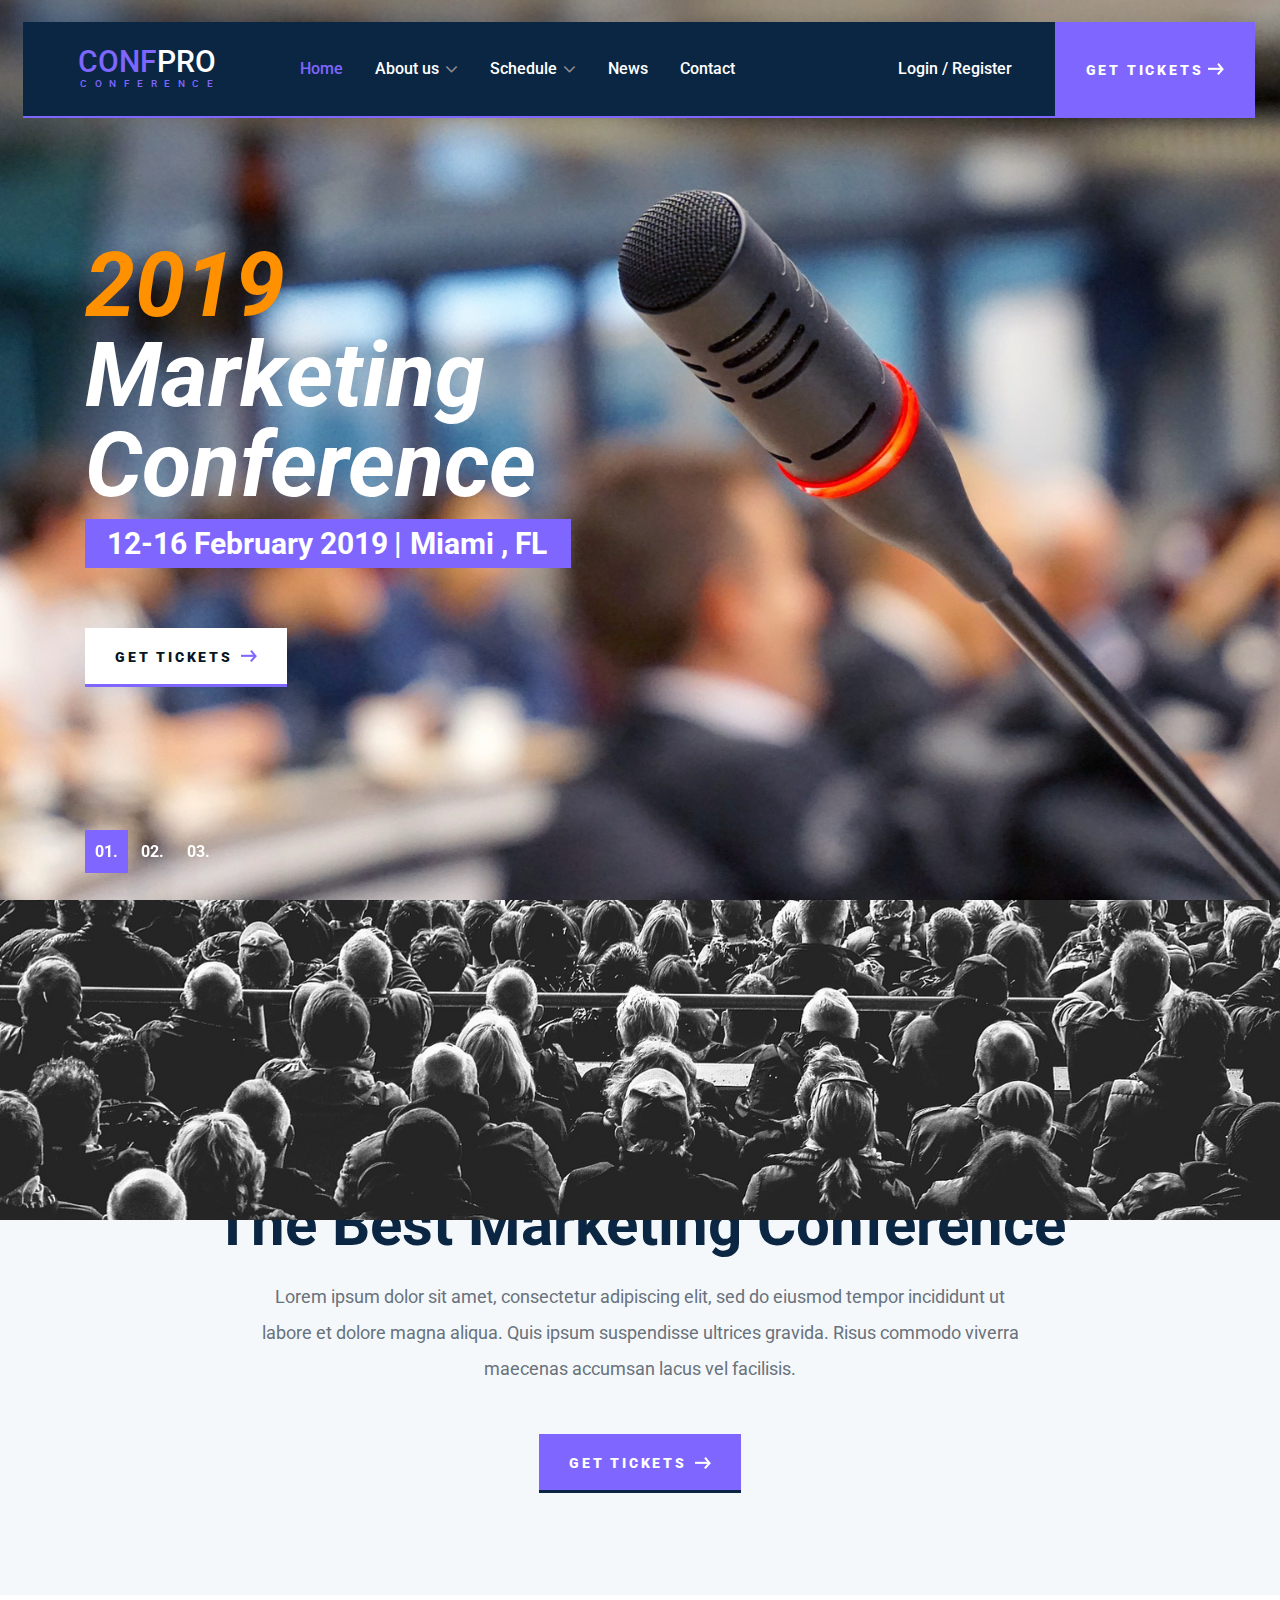
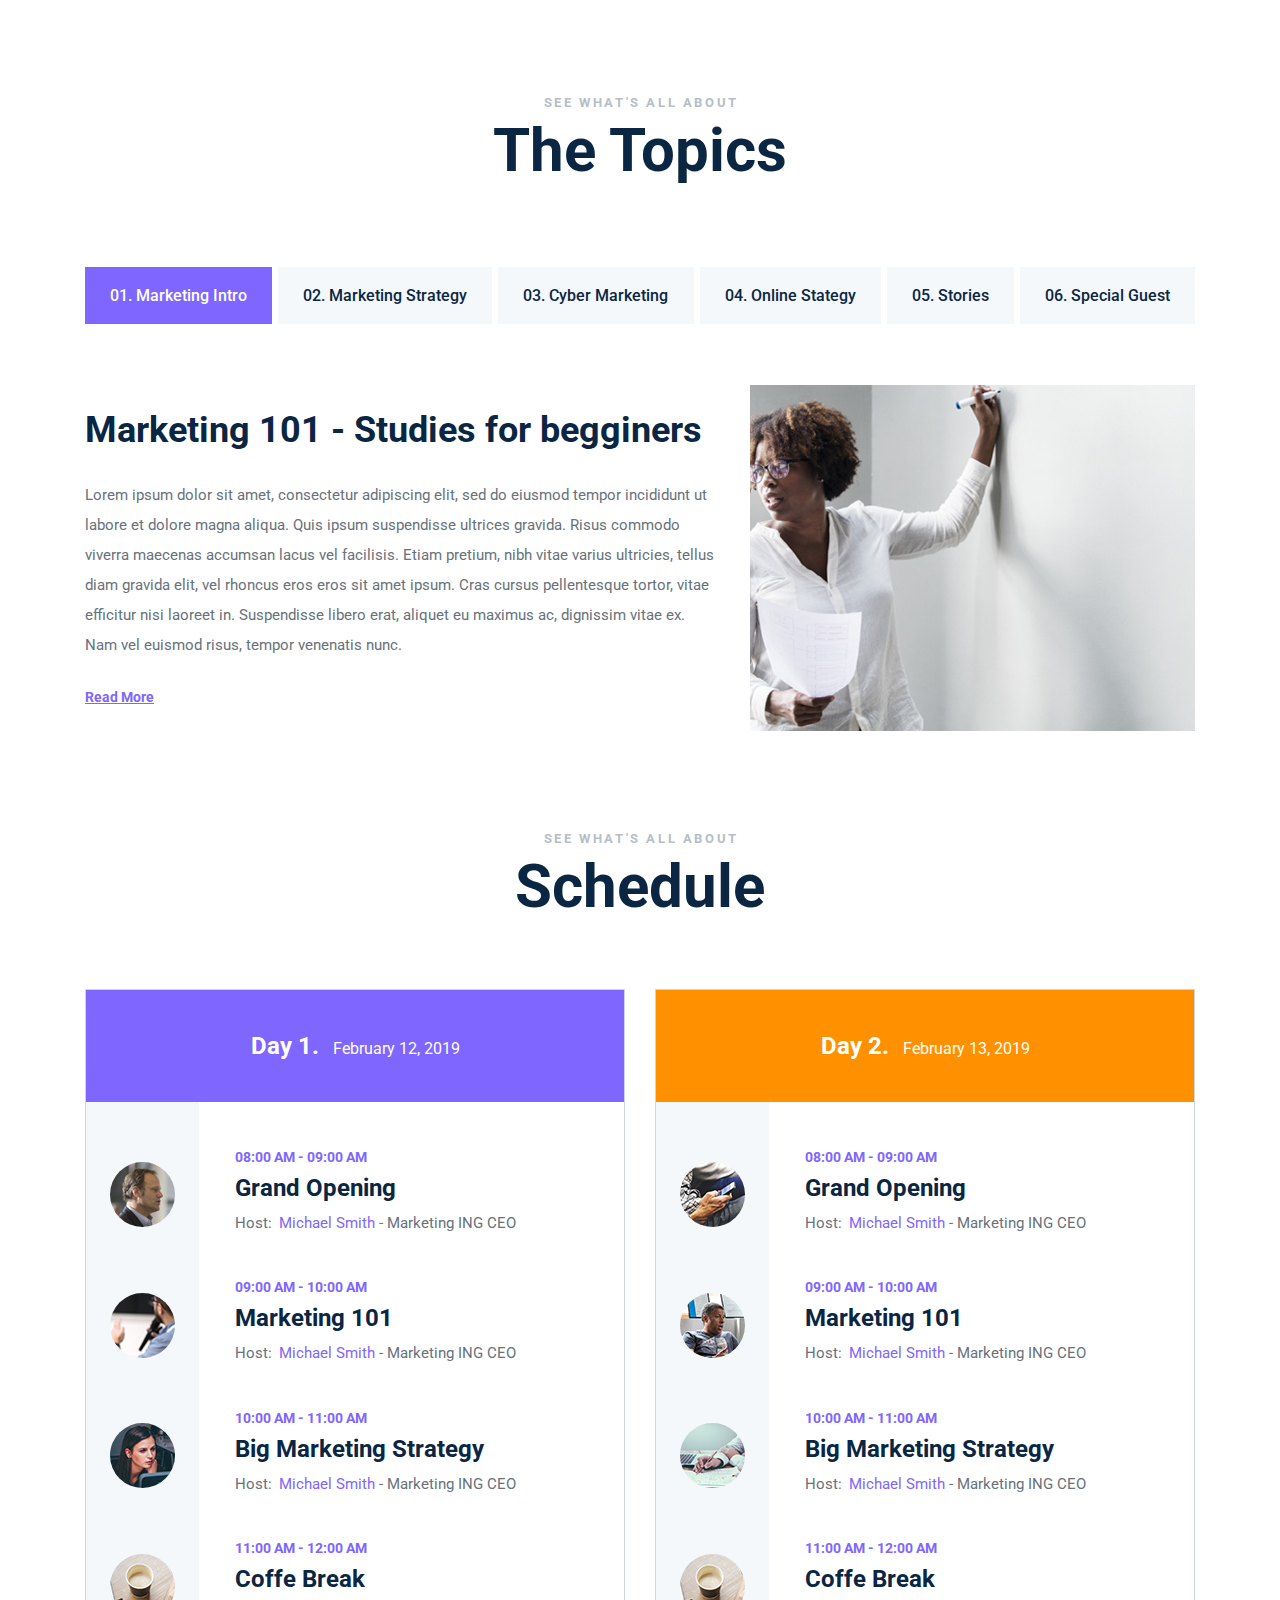
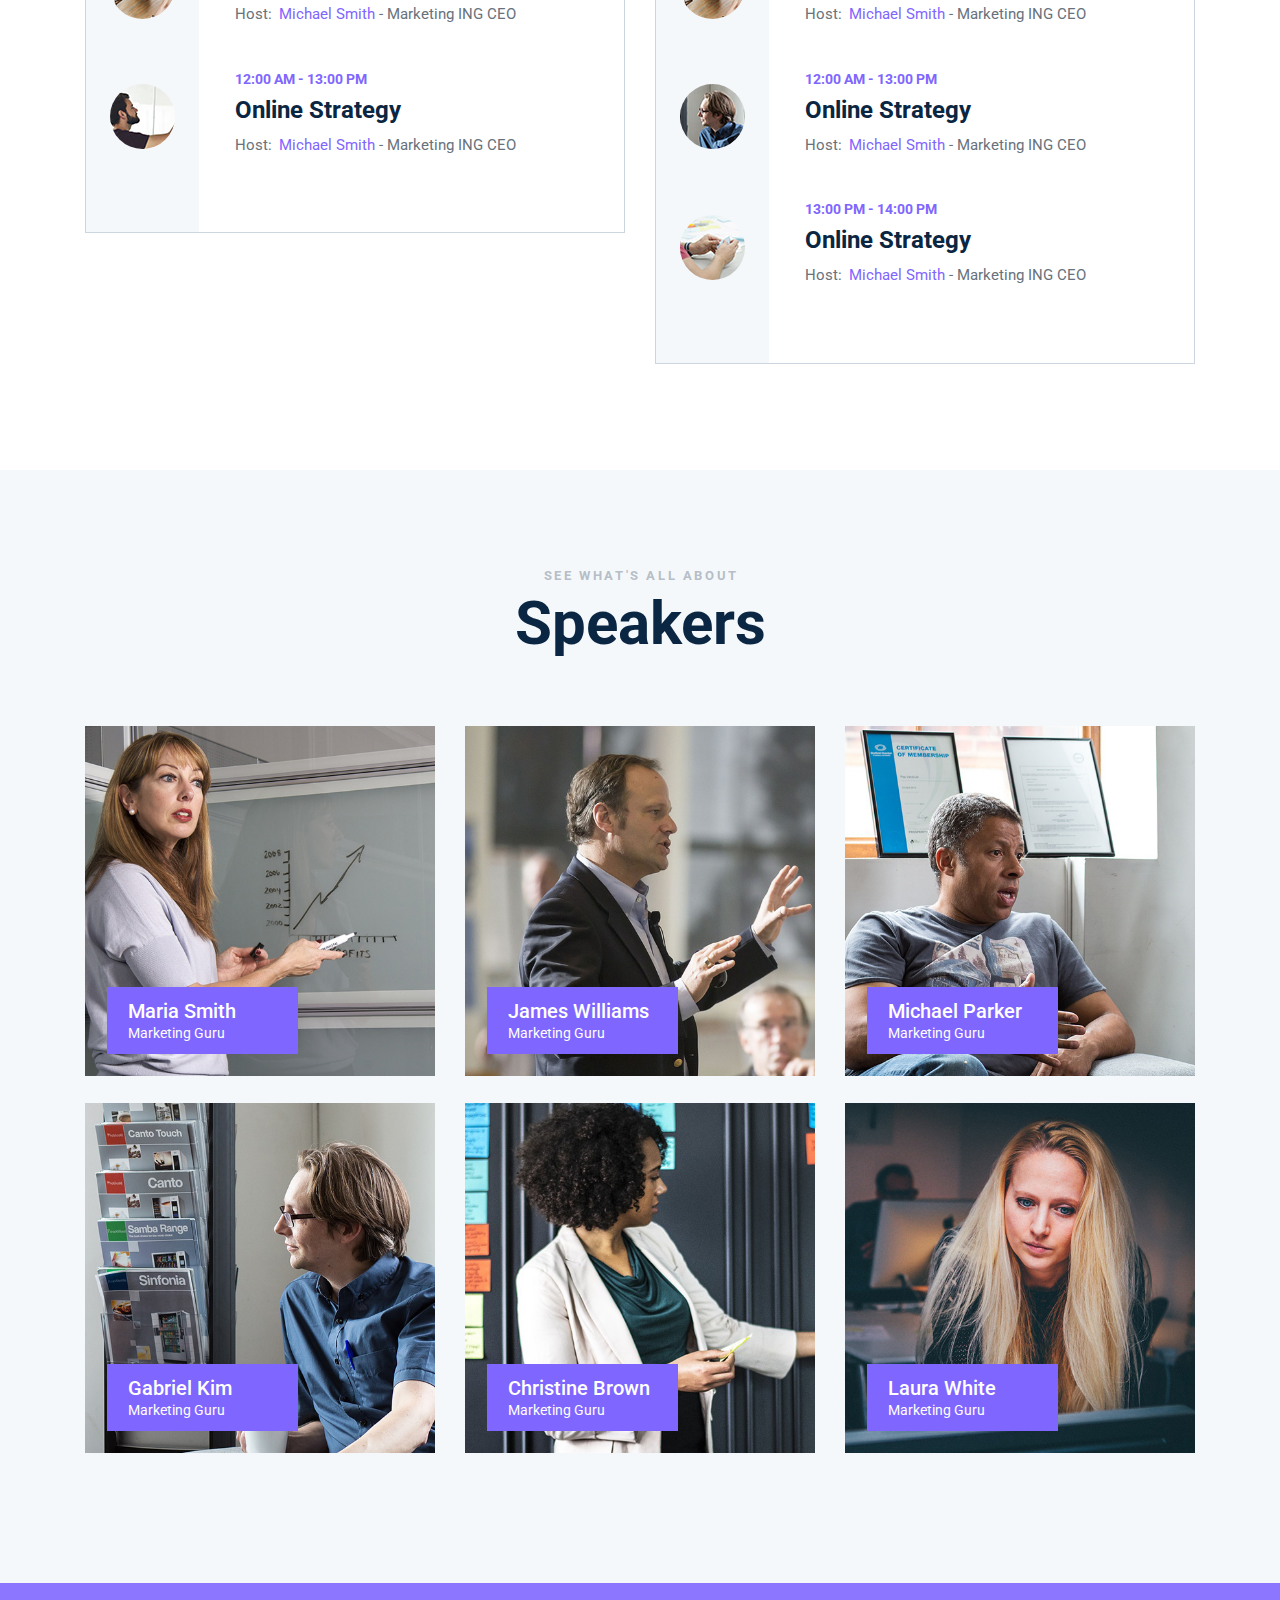
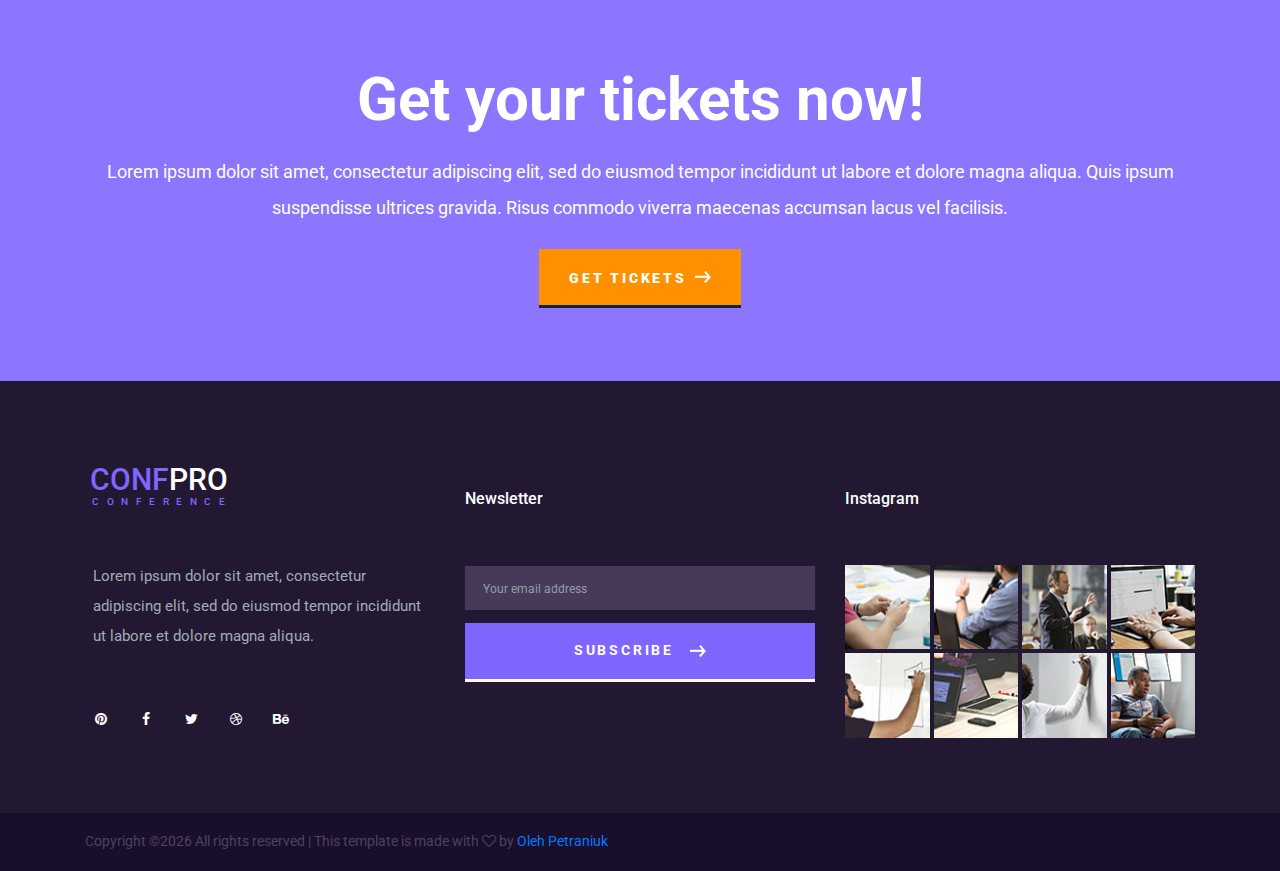
<file: index.html>
<!DOCTYPE html>
<html lang="en">
<head>
<title>Conference Template</title>
<meta charset="utf-8">
<meta http-equiv="X-UA-Compatible" content="IE=edge">
<meta name="description" content="Confpro template project">
<meta name="viewport" content="width=device-width, initial-scale=1">
<link rel="stylesheet" type="text/css" href="styles/bootstrap-4.1.2/bootstrap.min.css">
<link href="plugins/font-awesome-4.7.0/css/font-awesome.min.css" rel="stylesheet" type="text/css">
<link rel="stylesheet" type="text/css" href="plugins/OwlCarousel2-2.3.4/owl.carousel.css">
<link rel="stylesheet" type="text/css" href="plugins/OwlCarousel2-2.3.4/owl.theme.default.css">
<link rel="stylesheet" type="text/css" href="plugins/OwlCarousel2-2.3.4/animate.css">
<link href="plugins/colorbox/colorbox.css" rel="stylesheet" type="text/css">
<link rel="stylesheet" type="text/css" href="styles/main_styles.css">
<link rel="stylesheet" type="text/css" href="styles/responsive.css">

</head>
<body>

<div class="super_container">
	
	<!-- Header -->

	<header class="header">
		<div class="header_content d-flex flex-row align-items-center justify-content-start">
			
			<!-- Logo -->
			<div class="logo">
				<a href="#">
					<span>conf<span>pro</span></span>
					<span>conference</span>
				</a>
			</div>

			<!-- Main Navigation -->
			<nav class="main_nav">
				<ul class="d-flex flex-row align-items-center justify-content-start">
					<li class="active"><a href="index.html">Home</a></li>
					<li class="has_children">
						<a href="about.html">About us</a>
						<ul>
							<li><a href="#">Nav Item</a></li>
							<li class="has_children">
								<a href="#">Nav Item</a>
								<ul>
									<li><a href="#">Nav Item</a></li>
									<li><a href="#">Nav Item</a></li>
									<li><a href="#">Nav Item</a></li>
								</ul>
							</li>
							<li><a href="#">Nav Item</a></li>
							<li><a href="#">Nav Item</a></li>
							<li><a href="#">Nav Item</a></li>
						</ul>
					</li>
					<li class="has_children">
						<a href="schedule.html">Schedule</a>
						<ul>
							<li><a href="#">Nav Item</a></li>
							<li class="has_children">
								<a href="#">Nav Item</a>
								<ul>
									<li><a href="#">Nav Item</a></li>
									<li><a href="#">Nav Item</a></li>
									<li><a href="#">Nav Item</a></li>
								</ul>
							</li>
							<li><a href="#">Nav Item</a></li>
							<li><a href="#">Nav Item</a></li>
							<li><a href="#">Nav Item</a></li>
						</ul>
					</li>
					<li><a href="blog.html">News</a></li>
					<li><a href="contact.html">Contact</a></li>
				</ul>
			</nav>

			<div class="header_right ml-auto d-flex flex-row align-items-center justify-content-start">
				<div class="log_reg">
					<ul class="d-flex flex-row align-items-start justify-content-start">
						<li><a href="#">Login</a></li>
						<li><a href="#">Register</a></li>
					</ul>
				</div>
				<div class="social">
					<ul class="d-flex flex-row align-items-center justify-content-start">
						<li><a href="#"><i class="fa fa-pinterest" aria-hidden="true"></i></a></li>
						<li><a href="#"><i class="fa fa-facebook" aria-hidden="true"></i></a></li>
						<li><a href="#"><i class="fa fa-twitter" aria-hidden="true"></i></a></li>
						<li><a href="#"><i class="fa fa-dribbble" aria-hidden="true"></i></a></li>
						<li><a href="#"><i class="fa fa-behance" aria-hidden="true"></i></a></li>
					</ul>
				</div>
				<div class="header_link">
					<a href="#">
						<span>get tickets<img src="images/arrow.png" alt=""></span>
					</a>
				</div>
				<div class="hamburger"><i class="fa fa-bars" aria-hidden="true"></i></div>
			</div>
		</div>
    </header>

    <!-- Menu -->

	<div class="menu">
		<div class="menu_container">
			<div class="menu_close"><i class="fa fa-times" aria-hidden="true"></i></div>
			<div class="menu_content d-flex flex-column align-items-center justify-content-start">
				<nav class="menu_nav">
					<ul class="d-flex flex-column align-items-center justify-content-start">
						<li><a href="index.html">Home</a></li>
						<li><a href="about.html">About us</a></li>
						<li><a href="schedule.html">Schedule</a></li>
						<li><a href="blog.html">News</a></li>
						<li><a href="contact.html">Contact</a></li>
					</ul>
				</nav>
			</div>
			<div class="menu_social">
				<div class="social">
					<ul class="d-flex flex-row align-items-center justify-content-start">
						<li><a href="#"><i class="fa fa-pinterest" aria-hidden="true"></i></a></li>
						<li><a href="#"><i class="fa fa-facebook" aria-hidden="true"></i></a></li>
						<li><a href="#"><i class="fa fa-twitter" aria-hidden="true"></i></a></li>
						<li><a href="#"><i class="fa fa-dribbble" aria-hidden="true"></i></a></li>
						<li><a href="#"><i class="fa fa-behance" aria-hidden="true"></i></a></li>
					</ul>
				</div>
			</div>
		</div>
    </div>
    
    <!-- Home -->

	<div class="home">
		
		<!-- Home Slider -->
		<div class="home_slider_container">
			<div class="owl-carousel owl-theme home_slider">
				
				<!-- Slide -->
				<div class="slide">
					<div class="background_image" style="background-image:url(images/index.jpg)"></div>
					<div class="home_container">
						<div class="container">
							<div class="row">
								<div class="col">
									<div class="home_content">
										<div class="home_title">
											<h1>
												<span>2019</span>
												<span>Marketing</span>
												<span>Conference</span>
											</h1>
										</div>
										<div class="home_info_container">
											<div class="home_info">
												<ul class="d-flex flex-row align-items-center justify-content-start">
													<li>12-16 February 2019</li>
													<li>Miami , FL</li>
												</ul>
											</div>
										</div>
										<div class="button button_1 home_button"><a href="#"><span>get tickets<img src="images/arrow_2.png" alt=""></span></a></div>
									</div>
								</div>
							</div>
						</div>
					</div>
				</div>

				<!-- Slide -->
				<div class="slide">
					<div class="background_image" style="background-image:url(images/index.jpg)"></div>
					<div class="home_container">
						<div class="container">
							<div class="row">
								<div class="col">
									<div class="home_content">
										<div class="home_title">
											<h1>
												<span>2019</span>
												<span>Marketing</span>
												<span>Conference</span>
											</h1>
										</div>
										<div class="home_info_container">
											<div class="home_info">
												<ul class="d-flex flex-row align-items-center justify-content-start">
													<li>12-16 February 2019</li>
													<li>Miami , FL</li>
												</ul>
											</div>
										</div>
										<div class="button button_1 home_button"><a href="#"><span>get tickets<img src="images/arrow_2.png" alt=""></span></a></div>
									</div>
								</div>
							</div>
						</div>
					</div>
				</div>

				<!-- Slide -->
				<div class="slide">
					<div class="background_image" style="background-image:url(images/index.jpg)"></div>
					<div class="home_container">
						<div class="container">
							<div class="row">
								<div class="col">
									<div class="home_content">
										<div class="home_title">
											<h1>
												<span>2019</span>
												<span>Marketing</span>
												<span>Conference</span>
											</h1>
										</div>
										<div class="home_info_container">
											<div class="home_info">
												<ul class="d-flex flex-row align-items-center justify-content-start">
													<li>12-16 February 2019</li>
													<li>Miami , FL</li>
												</ul>
											</div>
										</div>
										<div class="button button_1 home_button"><a href="#"><span>get tickets<img src="images/arrow_2.png" alt=""></span></a></div>
									</div>
								</div>
							</div>
						</div>
					</div>
				</div>

			</div>

			<!-- Home Slider Dots -->
			<div class="home_slider_dots_container">
				<div class="container">
					<div class="row">
						<div class="col">
							<div class="home_slider_dots">
								<ul id="home_slider_custom_dots" class="home_slider_custom_dots d-flex flex-row align-items-start justify-content-start">
									<li class="home_slider_custom_dot active">01.</li>
									<li class="home_slider_custom_dot">02.</li>
									<li class="home_slider_custom_dot">03.</li>
								</ul>
							</div>
						</div>
					</div>
				</div>		
			</div>

		</div>
    </div>
    
    <!-- Timer -->

	<div class="timer_section">
		<div class="parallax_background parallax-window" data-parallax="scroll" data-image-src="images/timer.jpg" data-speed="0.8"></div>
		<div class="timer_overlay"></div>
		<div class="container">
			<div class="row">
				<div class="col">
					<div class="timer_container">
						<ul class="timer d-flex flex-row align-items-center justify-content-start">
							<li class="d-flex flex-column justify-content-start align-items-center">
								<div id="day" class="timer_num">3</div>
								<div class="timer_unit">Days</div>
							</li>
							<li class="d-flex flex-column justify-content-start align-items-center">
								<div id="hour" class="timer_num">00</div>
								<div class="timer_unit">Hours</div>
							</li>
							<li class="d-flex flex-column justify-content-start align-items-center">
								<div id="minute" class="timer_num">00</div>
								<div class="timer_unit">Minutes</div>
							</li>
							<li class="d-flex flex-column justify-content-start align-items-center">
								<div id="second" class="timer_num">00</div>
								<div class="timer_unit">Seconds</div>
							</li>
						</ul>
					</div>
				</div>
			</div>
		</div>
    </div>
    
    <!-- Intro -->

	<div class="intro">
		<div class="container">
			<div class="row">
				<div class="col text-center">
					<div class="section_title_container text-center">
						<div class="section_title"><h1>The Best Marketing Conference</h1></div>
					</div>
					<div class="intro_text text-center">
						<p>Lorem ipsum dolor sit amet, consectetur adipiscing elit, sed do eiusmod tempor incididunt ut labore et dolore magna aliqua. Quis ipsum suspendisse ultrices gravida. Risus commodo viverra maecenas accumsan lacus vel facilisis.</p>
					</div>
					<div class="button button_2 intro_button"><a href="#"><span>get tickets<img src="images/arrow.png" alt=""></span></a></div>
				</div>
			</div>
		</div>
    </div>
    
    <!-- Tabs Section -->

	<div class="tabs_section">
		<div class="container">
			<div class="row">
				<div class="col">
					<div class="section_title_container text-center">
						<div class="section_subtitle">see what's all about</div>
						<div class="section_title"><h1>The Topics</h1></div>
					</div>
					<div class="tabs_container">
						<div class="tabs d-flex flex-row align-items-center justify-content-start flex-wrap">
							<div class="tab active">01. Marketing Intro</div>
							<div class="tab">02. Marketing Strategy</div>
							<div class="tab">03. Cyber Marketing</div>
							<div class="tab">04. Online Stategy</div>
							<div class="tab">05. Stories</div>
							<div class="tab">06. Special Guest</div>
						</div>
						<div class="tab_panels">
							<div class="tab_panel active">
								<div class="row">
									<div class="col-lg-7">
										<div class="tab_panel_content">
											<div class="tab_title"><h3>Marketing 101 - Studies for begginers</h3></div>
											<div class="tab_text">
												<p>Lorem ipsum dolor sit amet, consectetur adipiscing elit, sed do eiusmod tempor incididunt ut labore et dolore magna aliqua. Quis ipsum suspendisse ultrices gravida. Risus commodo viverra maecenas accumsan lacus vel facilisis. Etiam pretium, nibh vitae varius ultricies, tellus diam gravida elit, vel rhoncus eros eros sit amet ipsum. Cras cursus pellentesque tortor, vitae efficitur nisi laoreet in. Suspendisse libero erat, aliquet eu maximus ac, dignissim vitae ex. Nam vel euismod risus, tempor venenatis nunc.</p>
											</div>
											<div class="tab_link"><a href="#">Read More</a></div>
										</div>
									</div>
									<div class="col-lg-5 tab_col">
										<div class="tab_panel_image"><img src="images/tabs.jpg" alt=""></div>
									</div>
								</div>
							</div>
							<div class="tab_panel">
								<div class="row">
									<div class="col-lg-6">
										<div class="tab_panel_content">
											<div class="tab_title"><h3>02. Marketing Strategy</h3></div>
											<div class="tab_text">
												<p>Lorem ipsum dolor sit amet, consectetur adipiscing elit, sed do eiusmod tempor incididunt ut labore et dolore magna aliqua. Quis ipsum suspendisse ultrices gravida. Risus commodo viverra maecenas accumsan lacus vel facilisis. Etiam pretium, nibh vitae varius ultricies, tellus diam gravida elit, vel rhoncus eros eros sit amet ipsum. Cras cursus pellentesque tortor, vitae efficitur nisi laoreet in. Suspendisse libero erat, aliquet eu maximus ac, dignissim vitae ex. Nam vel euismod risus, tempor venenatis nunc.</p>
											</div>
											<div class="tab_link"><a href="#">Read More</a></div>
										</div>
									</div>
									<div class="col-lg-6 tab_col">
										<div class="tab_panel_image"><img src="images/tabs.jpg" alt=""></div>
									</div>
								</div>
							</div>
							<div class="tab_panel">
								<div class="row">
									<div class="col-lg-7">
										<div class="tab_panel_content">
											<div class="tab_title"><h3>03. Cyber Marketing</h3></div>
											<div class="tab_text">
												<p>Lorem ipsum dolor sit amet, consectetur adipiscing elit, sed do eiusmod tempor incididunt ut labore et dolore magna aliqua. Quis ipsum suspendisse ultrices gravida. Risus commodo viverra maecenas accumsan lacus vel facilisis. Etiam pretium, nibh vitae varius ultricies, tellus diam gravida elit, vel rhoncus eros eros sit amet ipsum. Cras cursus pellentesque tortor, vitae efficitur nisi laoreet in. Suspendisse libero erat, aliquet eu maximus ac, dignissim vitae ex. Nam vel euismod risus, tempor venenatis nunc.</p>
											</div>
											<div class="tab_link"><a href="#">Read More</a></div>
										</div>
									</div>
									<div class="col-lg-5 tab_col">
										<div class="tab_panel_image"><img src="images/tabs.jpg" alt=""></div>
									</div>
								</div>
							</div>
							<div class="tab_panel">
								<div class="row">
									<div class="col">
										<div class="tab_panel_content">
											<div class="tab_title"><h3>04. Online Stategy</h3></div>
											<div class="tab_text">
												<p>Lorem ipsum dolor sit amet, consectetur adipiscing elit, sed do eiusmod tempor incididunt ut labore et dolore magna aliqua. Quis ipsum suspendisse ultrices gravida. Risus commodo viverra maecenas accumsan lacus vel facilisis. Etiam pretium, nibh vitae varius ultricies, tellus diam gravida elit, vel rhoncus eros eros sit amet ipsum. Cras cursus pellentesque tortor, vitae efficitur nisi laoreet in. Suspendisse libero erat, aliquet eu maximus ac, dignissim vitae ex. Nam vel euismod risus, tempor venenatis nunc.</p>
											</div>
											<div class="tab_link"><a href="#">Read More</a></div>
										</div>
									</div>
								</div>
							</div>
							<div class="tab_panel">
								<div class="row">
									<div class="col">
										<div class="tab_panel_content">
											<div class="tab_title"><h3>05. Stories</h3></div>
											<div class="tab_text">
												<p>Lorem ipsum dolor sit amet, consectetur adipiscing elit, sed do eiusmod tempor incididunt ut labore et dolore magna aliqua. Quis ipsum suspendisse ultrices gravida. Risus commodo viverra maecenas accumsan lacus vel facilisis. Etiam pretium, nibh vitae varius ultricies, tellus diam gravida elit, vel rhoncus eros eros sit amet ipsum. Cras cursus pellentesque tortor, vitae efficitur nisi laoreet in. Suspendisse libero erat, aliquet eu maximus ac, dignissim vitae ex. Nam vel euismod risus, tempor venenatis nunc.</p>
											</div>
											<div class="tab_link"><a href="#">Read More</a></div>
										</div>
									</div>
								</div>
							</div>
							<div class="tab_panel">
								<div class="row">
									<div class="col">
										<div class="tab_panel_content">
											<div class="tab_title"><h3>06. Special Guest</h3></div>
											<div class="tab_text">
												<p>Lorem ipsum dolor sit amet, consectetur adipiscing elit, sed do eiusmod tempor incididunt ut labore et dolore magna aliqua. Quis ipsum suspendisse ultrices gravida. Risus commodo viverra maecenas accumsan lacus vel facilisis. Etiam pretium, nibh vitae varius ultricies, tellus diam gravida elit, vel rhoncus eros eros sit amet ipsum. Cras cursus pellentesque tortor, vitae efficitur nisi laoreet in. Suspendisse libero erat, aliquet eu maximus ac, dignissim vitae ex. Nam vel euismod risus, tempor venenatis nunc.</p>
											</div>
											<div class="tab_link"><a href="#">Read More</a></div>
										</div>
									</div>
								</div>
							</div>
						</div>
					</div>
				</div>
			</div>
		</div>
    </div>
    
    <!-- Schedule -->

	<div class="schedule">
		<div class="container">
			<div class="row">
				<div class="col">
					<div class="section_title_container text-center">
						<div class="section_subtitle">see what's all about</div>
						<div class="section_title"><h1>Schedule</h1></div>
					</div>
				</div>
			</div>
			<div class="row schedule_row">

				<!-- Schedule Column -->
				<div class="col-lg-6 schedule_col">
					<div class="schedule_container">
						<div class="schedule_title_bar schedule_title_bar_1 text-center">Day 1. <span>February 12, 2019</span></div>
						<div class="schedule_list">
							<ul>
								<li class="d-flex flex-row align-items-center justify-content-start">
									<div class="schedule_image"><img src="images/schedule_1.jpg" alt=""></div>
									<div class="schedule_content">
										<div class="schedule_time">08:00 AM - 09:00 AM</div>
										<div class="schedule_title">Grand Opening</div>
										<div class="schedule_info">Host: <a href="#">Michael Smith</a> - Marketing ING CEO</div>
									</div>
								</li>
								<li class="d-flex flex-row align-items-center justify-content-start">
									<div class="schedule_image"><img src="images/schedule_2.jpg" alt=""></div>
									<div class="schedule_content">
										<div class="schedule_time">09:00 AM - 10:00 AM</div>
										<div class="schedule_title">Marketing 101</div>
										<div class="schedule_info">Host: <a href="#">Michael Smith</a> - Marketing ING CEO</div>
									</div>
								</li>
								<li class="d-flex flex-row align-items-center justify-content-start">
									<div class="schedule_image"><img src="images/schedule_3.jpg" alt=""></div>
									<div class="schedule_content">
										<div class="schedule_time">10:00 AM - 11:00 AM</div>
										<div class="schedule_title">Big Marketing Strategy</div>
										<div class="schedule_info">Host: <a href="#">Michael Smith</a> - Marketing ING CEO</div>
									</div>
								</li>
								<li class="d-flex flex-row align-items-center justify-content-start">
									<div class="schedule_image"><img src="images/schedule_4.jpg" alt=""></div>
									<div class="schedule_content">
										<div class="schedule_time">11:00 AM - 12:00 AM</div>
										<div class="schedule_title">Coffe Break</div>
										<div class="schedule_info">Host: <a href="#">Michael Smith</a> - Marketing ING CEO</div>
									</div>
								</li>
								<li class="d-flex flex-row align-items-center justify-content-start">
									<div class="schedule_image"><img src="images/schedule_5.jpg" alt=""></div>
									<div class="schedule_content">
										<div class="schedule_time">12:00 AM - 13:00 PM</div>
										<div class="schedule_title">Online Strategy</div>
										<div class="schedule_info">Host: <a href="#">Michael Smith</a> - Marketing ING CEO</div>
									</div>
								</li>
							</ul>
						</div>
					</div>
				</div>

				<!-- Schedule Column -->
				<div class="col-lg-6 schedule_col">
					<div class="schedule_container">
						<div class="schedule_title_bar schedule_title_bar_2 text-center">Day 2. <span>February 13, 2019</span></div>
						<div class="schedule_list">
							<ul>
								<li class="d-flex flex-row align-items-center justify-content-start">
									<div class="schedule_image"><img src="images/schedule_6.jpg" alt=""></div>
									<div class="schedule_content">
										<div class="schedule_time">08:00 AM - 09:00 AM</div>
										<div class="schedule_title">Grand Opening</div>
										<div class="schedule_info">Host: <a href="#">Michael Smith</a> - Marketing ING CEO</div>
									</div>
								</li>
								<li class="d-flex flex-row align-items-center justify-content-start">
									<div class="schedule_image"><img src="images/schedule_7.jpg" alt=""></div>
									<div class="schedule_content">
										<div class="schedule_time">09:00 AM - 10:00 AM</div>
										<div class="schedule_title">Marketing 101</div>
										<div class="schedule_info">Host: <a href="#">Michael Smith</a> - Marketing ING CEO</div>
									</div>
								</li>
								<li class="d-flex flex-row align-items-center justify-content-start">
									<div class="schedule_image"><img src="images/schedule_8.jpg" alt=""></div>
									<div class="schedule_content">
										<div class="schedule_time">10:00 AM - 11:00 AM</div>
										<div class="schedule_title">Big Marketing Strategy</div>
										<div class="schedule_info">Host: <a href="#">Michael Smith</a> - Marketing ING CEO</div>
									</div>
								</li>
								<li class="d-flex flex-row align-items-center justify-content-start">
									<div class="schedule_image"><img src="images/schedule_9.jpg" alt=""></div>
									<div class="schedule_content">
										<div class="schedule_time">11:00 AM - 12:00 AM</div>
										<div class="schedule_title">Coffe Break</div>
										<div class="schedule_info">Host: <a href="#">Michael Smith</a> - Marketing ING CEO</div>
									</div>
								</li>
								<li class="d-flex flex-row align-items-center justify-content-start">
									<div class="schedule_image"><img src="images/schedule_10.jpg" alt=""></div>
									<div class="schedule_content">
										<div class="schedule_time">12:00 AM - 13:00 PM</div>
										<div class="schedule_title">Online Strategy</div>
										<div class="schedule_info">Host: <a href="#">Michael Smith</a> - Marketing ING CEO</div>
									</div>
								</li>
								<li class="d-flex flex-row align-items-center justify-content-start">
									<div class="schedule_image"><img src="images/schedule_11.jpg" alt=""></div>
									<div class="schedule_content">
										<div class="schedule_time">13:00 PM - 14:00 PM</div>
										<div class="schedule_title">Online Strategy</div>
										<div class="schedule_info">Host: <a href="#">Michael Smith</a> - Marketing ING CEO</div>
									</div>
								</li>
							</ul>
						</div>
					</div>
				</div>

			</div>
		</div>
    </div>
    
    <!-- Speakers -->
	<div class="speakers">
		<div class="container">
			<div class="row">
				<div class="col">
					<div class="section_title_container text-center">
						<div class="section_subtitle">see what's all about</div>
						<div class="section_title"><h1>Speakers</h1></div>
					</div>
				</div>
			</div>
			<div class="row speakers_row">
				
				<div class="col-xl-4 col-md-6">
					<div class="speaker">
						<div class="speaker_image"><img src="images/speaker_1.jpg" alt=""></div>
						<div class="speaker_info d-flex flex-column align-items-start justify-content-center">
							<div class="speaker_name"><a href="#">Maria Smith</a></div>
							<div class="speaker_title">Marketing Guru</div>
						</div>
					</div>
				</div>

				<div class="col-xl-4 col-md-6">
					<div class="speaker">
						<div class="speaker_image"><img src="images/speaker_2.jpg" alt=""></div>
						<div class="speaker_info d-flex flex-column align-items-start justify-content-center">
							<div class="speaker_name"><a href="#">James Williams</a></div>
							<div class="speaker_title">Marketing Guru</div>
						</div>
					</div>
				</div>

				<div class="col-xl-4 col-md-6">
					<div class="speaker">
						<div class="speaker_image"><img src="images/speaker_3.jpg" alt=""></div>
						<div class="speaker_info d-flex flex-column align-items-start justify-content-center">
							<div class="speaker_name"><a href="#">Michael Parker</a></div>
							<div class="speaker_title">Marketing Guru</div>
						</div>
					</div>
				</div>

				<div class="col-xl-4 col-md-6">
					<div class="speaker">
						<div class="speaker_image"><img src="images/speaker_4.jpg" alt=""></div>
						<div class="speaker_info d-flex flex-column align-items-start justify-content-center">
							<div class="speaker_name"><a href="#">Gabriel Kim</a></div>
							<div class="speaker_title">Marketing Guru</div>
						</div>
					</div>
				</div>
				<div class="col-xl-4 col-md-6">
					<div class="speaker">
						<div class="speaker_image"><img src="images/speaker_5.jpg" alt=""></div>
						<div class="speaker_info d-flex flex-column align-items-start justify-content-center">
							<div class="speaker_name"><a href="#">Christine Brown</a></div>
							<div class="speaker_title">Marketing Guru</div>
						</div>
					</div>
				</div>
				<div class="col-xl-4 col-md-6">
					<div class="speaker">
						<div class="speaker_image"><img src="images/speaker_6.jpg" alt=""></div>
						<div class="speaker_info d-flex flex-column align-items-start justify-content-center">
							<div class="speaker_name"><a href="#">Laura White</a></div>
							<div class="speaker_title">Marketing Guru</div>
						</div>
					</div>
				</div>

			</div>
		</div>
    </div>
    
    <!-- CTA -->

	<div class="cta">
		<div class="parallax_background parallax-window" data-parallax="scroll" data-image-src="images/cta.jpg" data-speed="0.8"></div>
		<div class="cta_overlay"></div>
		<div class="container">
			<div class="row">
				<div class="col">
					<div class="cta_content text-center">
						<div class="cta_title text-center"><h1>Get your tickets now!</h1></div>
						<div class="cta_text text-center">
							<p>Lorem ipsum dolor sit amet, consectetur adipiscing elit, sed do eiusmod tempor incididunt ut labore et dolore magna aliqua. Quis ipsum suspendisse ultrices gravida. Risus commodo viverra maecenas accumsan lacus vel facilisis.</p>
						</div>
						<div class="button button_3 cta_button"><a href="#"><span>get tickets<img src="images/arrow.png" alt=""></span></a></div>
					</div>
				</div>
			</div>
		</div>
    </div>
    
    <!-- Footer -->

	<footer class="footer">
		<div class="footer_container">
			<div class="container">
				<div class="row">

					<div class="col-lg-4 footer_col">

						<div class="logo">
							<a href="#">
								<span>conf<span>pro</span></span>
								<span>conference</span>
							</a>
						</div>
						<div class="footer_text">
							<p>Lorem ipsum dolor sit amet, consectetur adipiscing elit, sed do eiusmod tempor incididunt ut labore et dolore magna aliqua.</p>
						</div>
						<div class="social footer_social">
							<ul class="d-flex flex-row align-items-center justify-content-start">
								<li><a href="#"><i class="fa fa-pinterest" aria-hidden="true"></i></a></li>
								<li><a href="#"><i class="fa fa-facebook" aria-hidden="true"></i></a></li>
								<li><a href="#"><i class="fa fa-twitter" aria-hidden="true"></i></a></li>
								<li><a href="#"><i class="fa fa-dribbble" aria-hidden="true"></i></a></li>
								<li><a href="#"><i class="fa fa-behance" aria-hidden="true"></i></a></li>
							</ul>
						</div>
					</div>

					<div class="col-lg-4 footer_col">
						<div class="footer_column">
							<div class="footer_title">Newsletter</div>
							<form action="#" class="newsletter_form" id="newsletter_form">
								<input type="email" class="newsletter_input" placeholder="Your email address" required="required">
								<button class="newsletter_button"><span>subscribe<img src="images/arrow.png" alt=""></span></button>
							</form>
						</div>
					</div>
					
					<div class="col-lg-4 footer_col">
						<div class="footer_column">
							<div class="footer_title">Instagram</div>
							<div class="gallery d-flex flex-row align-items-start justify-content-between flex-wrap">
						
								<div class="gallery_item">
									<a class="colorbox" href="images/gallery_1_large.jpg"><img src="images/gallery_1.jpg" alt=""></a>
								</div>

								<div class="gallery_item">
									<a class="colorbox" href="images/gallery_2_large.jpg"><img src="images/gallery_2.jpg" alt=""></a>
								</div>

								<div class="gallery_item">
									<a class="colorbox" href="images/gallery_3_large.jpg"><img src="images/gallery_3.jpg" alt=""></a>
								</div>

								<div class="gallery_item">
									<a class="colorbox" href="images/gallery_4_large.jpg"><img src="images/gallery_4.jpg" alt=""></a>
								</div>

								<div class="gallery_item">
									<a class="colorbox" href="images/gallery_5_large.jpg"><img src="images/gallery_5.jpg" alt=""></a>
								</div>

								<div class="gallery_item">
									<a class="colorbox" href="images/gallery_6_large.jpg"><img src="images/gallery_6.jpg" alt=""></a>
								</div>

								<div class="gallery_item">
									<a class="colorbox" href="images/gallery_7_large.jpg"><img src="images/gallery_7.jpg" alt=""></a>
								</div>

								<!-- Gallery Item -->
								<div class="gallery_item">
									<a class="colorbox" href="images/gallery_8_large.jpg"><img src="images/gallery_8.jpg" alt=""></a>
								</div>

							</div>
						</div>
					</div>

				</div>
			</div>
		</div>
		<div class="footer_bar">
			<div class="container">
				<div class="row">
					<div class="col">
						<div class="footer_bar_content d-flex flex-row align-items-center justify-content-start">
							<div class="copyright">
Copyright &copy;<script>document.write(new Date().getFullYear());</script> All rights reserved | This template is made with <i class="fa fa-heart-o" aria-hidden="true"></i> by <a href="#" target="_blank">Oleh Petraniuk</a>
							</div>
						</div>
					</div>
				</div>
			</div>
		</div>
	</footer>
</div>

<script src="js/jquery-3.3.1.min.js"></script>
<script src="styles/bootstrap-4.1.2/popper.js"></script>
<script src="styles/bootstrap-4.1.2/bootstrap.min.js"></script>
<script src="plugins/greensock/TweenMax.min.js"></script>
<script src="plugins/greensock/TimelineMax.min.js"></script>
<script src="plugins/scrollmagic/ScrollMagic.min.js"></script>
<script src="plugins/greensock/animation.gsap.min.js"></script>
<script src="plugins/greensock/ScrollToPlugin.min.js"></script>
<script src="plugins/OwlCarousel2-2.3.4/owl.carousel.js"></script>
<script src="plugins/colorbox/jquery.colorbox-min.js"></script>
<script src="plugins/easing/easing.js"></script>
<script src="plugins/progressbar/progressbar.min.js"></script>
<script src="plugins/parallax-js-master/parallax.min.js"></script>
<script src="js/custom.js"></script>
</body>
</html>
</file>
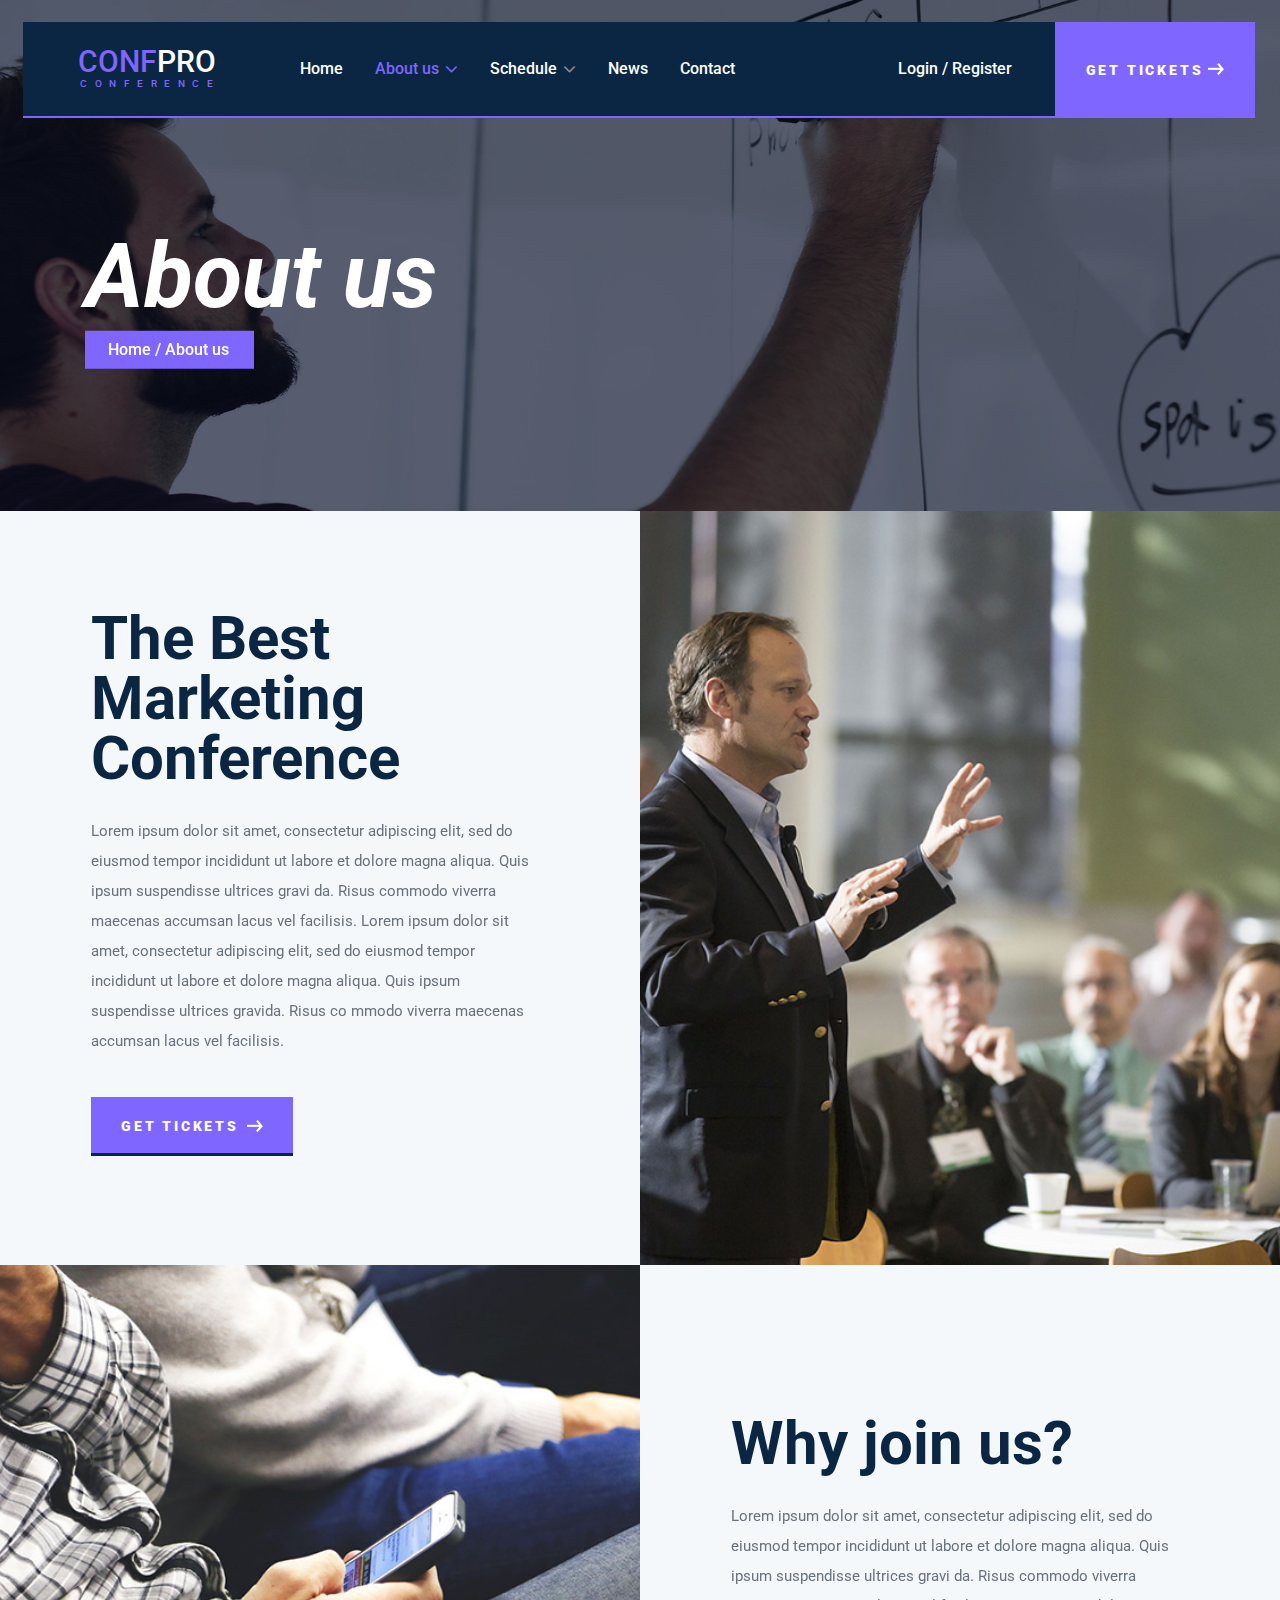
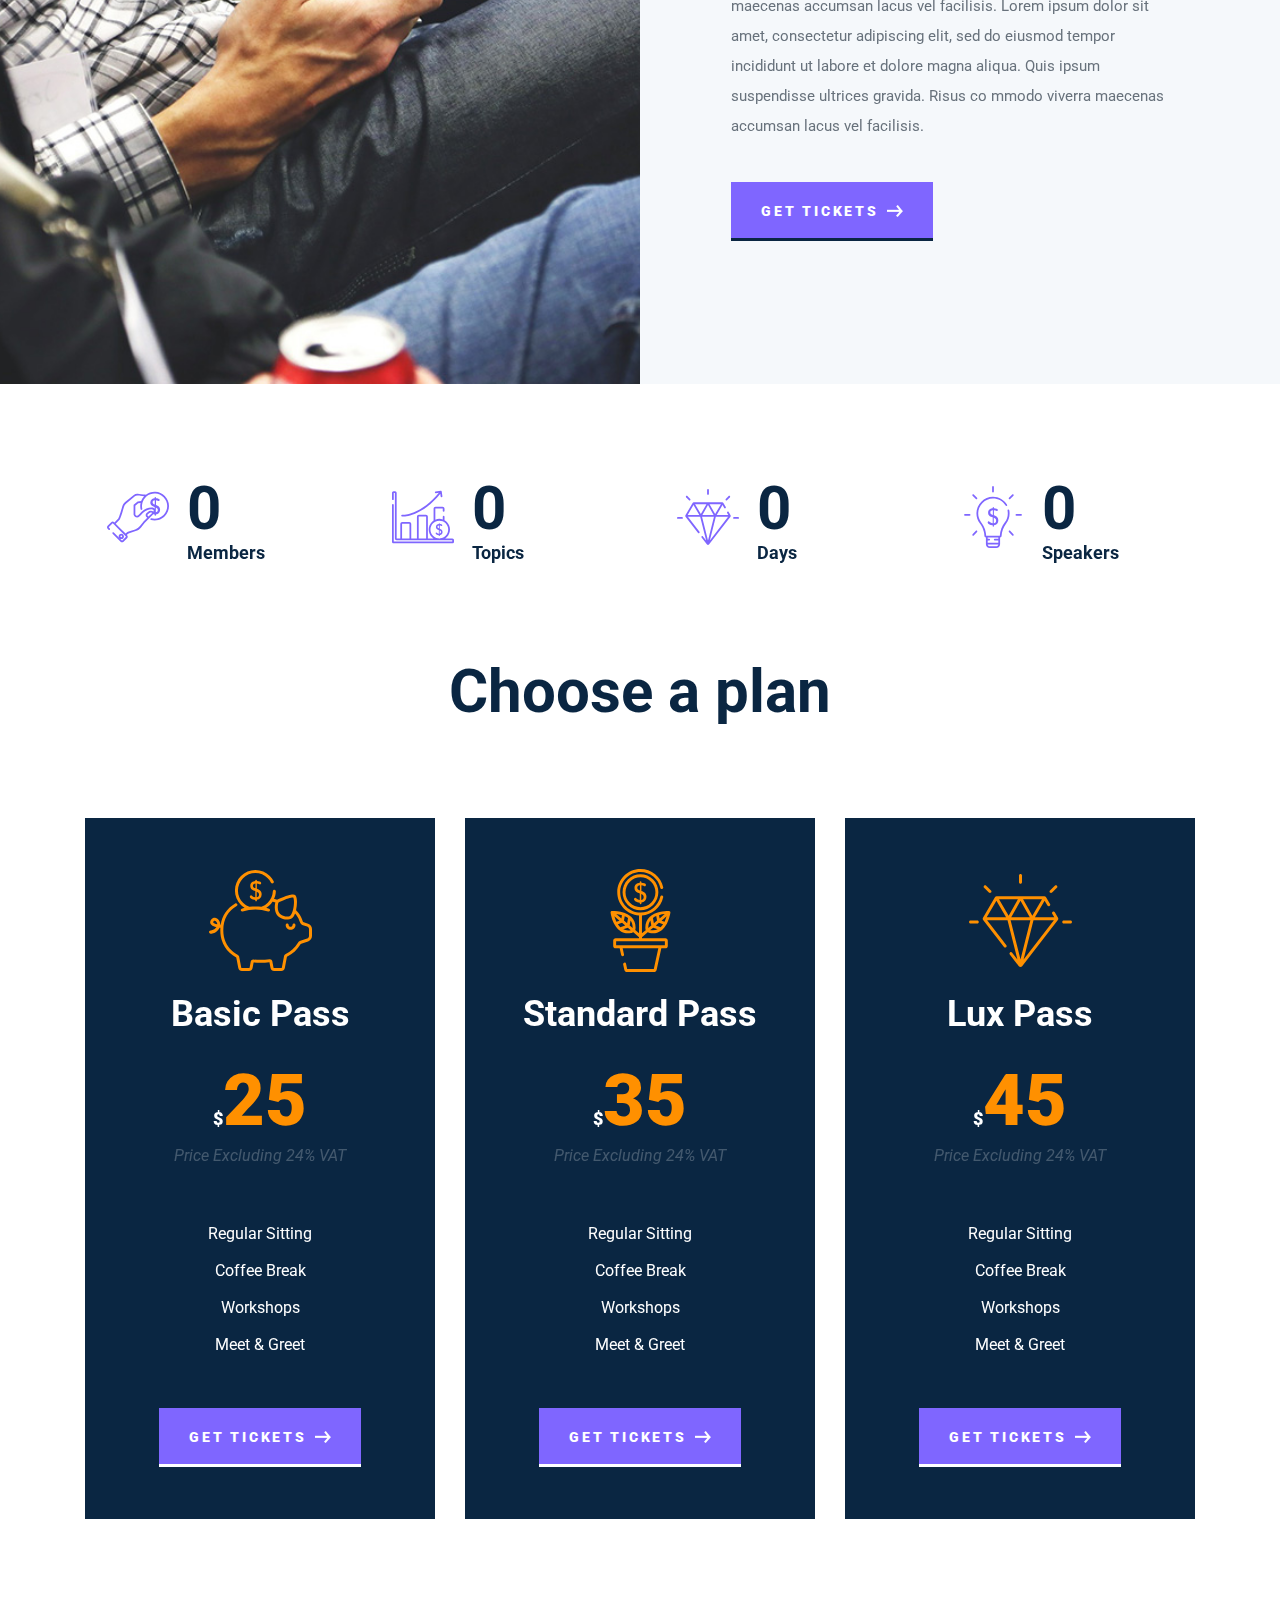
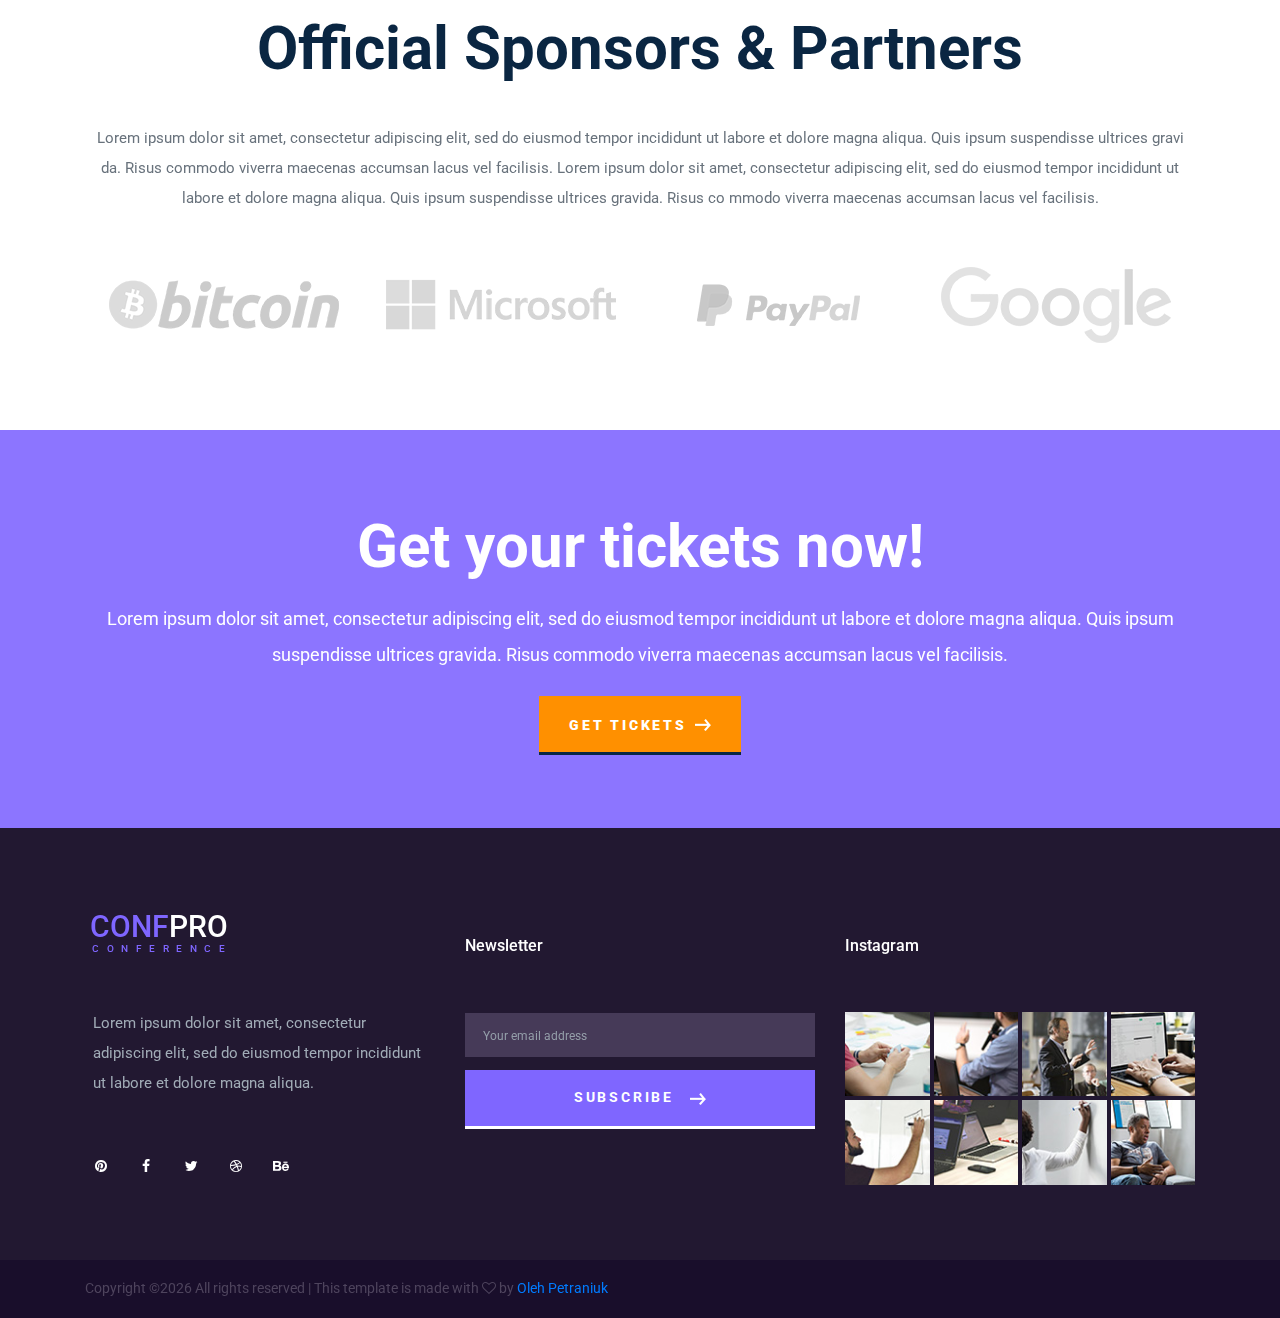
<file: about.html>
<!DOCTYPE html>
<html lang="en">
<head>
<title>About</title>
<meta charset="utf-8">
<meta http-equiv="X-UA-Compatible" content="IE=edge">
<meta name="description" content="Confpro template project">
<meta name="viewport" content="width=device-width, initial-scale=1">
<link rel="stylesheet" type="text/css" href="styles/bootstrap-4.1.2/bootstrap.min.css">
<link href="plugins/font-awesome-4.7.0/css/font-awesome.min.css" rel="stylesheet" type="text/css">
<link rel="stylesheet" type="text/css" href="plugins/OwlCarousel2-2.3.4/owl.carousel.css">
<link rel="stylesheet" type="text/css" href="plugins/OwlCarousel2-2.3.4/owl.theme.default.css">
<link rel="stylesheet" type="text/css" href="plugins/OwlCarousel2-2.3.4/animate.css">
<link href="plugins/colorbox/colorbox.css" rel="stylesheet" type="text/css">
<link rel="stylesheet" type="text/css" href="styles/about.css">
<link rel="stylesheet" type="text/css" href="styles/about_responsive.css">
</head>
<body>

<div class="super_container">
	
	<!-- Header -->
	<header class="header">
		<div class="header_content d-flex flex-row align-items-center justify-content-start">
			<div class="logo">
				<a href="#">
					<span>conf<span>pro</span></span>
					<span>conference</span>
				</a>
			</div>
			<nav class="main_nav">
				<ul class="d-flex flex-row align-items-center justify-content-start">
					<li><a href="index.html">Home</a></li>
					<li class="has_children active">
						<a href="about.html">About us</a>
						<ul>
							<li><a href="#">Nav Item</a></li>
							<li class="has_children">
								<a href="#">Nav Item</a>
								<ul>
									<li><a href="#">Nav Item</a></li>
									<li><a href="#">Nav Item</a></li>
									<li><a href="#">Nav Item</a></li>
								</ul>
							</li>
							<li><a href="#">Nav Item</a></li>
							<li><a href="#">Nav Item</a></li>
							<li><a href="#">Nav Item</a></li>
						</ul>
					</li>
					<li class="has_children">
						<a href="schedule.html">Schedule</a>
						<ul>
							<li><a href="#">Nav Item</a></li>
							<li class="has_children">
								<a href="#">Nav Item</a>
								<ul>
									<li><a href="#">Nav Item</a></li>
									<li><a href="#">Nav Item</a></li>
									<li><a href="#">Nav Item</a></li>
								</ul>
							</li>
							<li><a href="#">Nav Item</a></li>
							<li><a href="#">Nav Item</a></li>
							<li><a href="#">Nav Item</a></li>
						</ul>
					</li>
					<li><a href="blog.html">News</a></li>
					<li><a href="contact.html">Contact</a></li>
				</ul>
			</nav>
			<div class="header_right ml-auto d-flex flex-row align-items-center justify-content-start">
				<div class="log_reg">
					<ul class="d-flex flex-row align-items-start justify-content-start">
						<li><a href="#">Login</a></li>
						<li><a href="#">Register</a></li>
					</ul>
				</div>
				<div class="social">
					<ul class="d-flex flex-row align-items-center justify-content-start">
						<li><a href="#"><i class="fa fa-pinterest" aria-hidden="true"></i></a></li>
						<li><a href="#"><i class="fa fa-facebook" aria-hidden="true"></i></a></li>
						<li><a href="#"><i class="fa fa-twitter" aria-hidden="true"></i></a></li>
						<li><a href="#"><i class="fa fa-dribbble" aria-hidden="true"></i></a></li>
						<li><a href="#"><i class="fa fa-behance" aria-hidden="true"></i></a></li>
					</ul>
				</div>
				<div class="header_link">
					<a href="#">
						<span>get tickets<img src="images/arrow.png" alt=""></span>
					</a>
				</div>
				<div class="hamburger"><i class="fa fa-bars" aria-hidden="true"></i></div>
			</div>
		</div>
	</header>

	<!-- Menu -->
	<div class="menu">
		<div class="menu_container">
			<div class="menu_close"><i class="fa fa-times" aria-hidden="true"></i></div>
			<div class="menu_content d-flex flex-column align-items-center justify-content-start">
				<nav class="menu_nav">
					<ul class="d-flex flex-column align-items-center justify-content-start">
						<li><a href="index.html">Home</a></li>
						<li><a href="about.html">About us</a></li>
						<li><a href="schedule.html">Schedule</a></li>
						<li><a href="blog.html">News</a></li>
						<li><a href="contact.html">Contact</a></li>
					</ul>
				</nav>
			</div>
			<div class="menu_social">
				<div class="social">
					<ul class="d-flex flex-row align-items-center justify-content-start">
						<li><a href="#"><i class="fa fa-pinterest" aria-hidden="true"></i></a></li>
						<li><a href="#"><i class="fa fa-facebook" aria-hidden="true"></i></a></li>
						<li><a href="#"><i class="fa fa-twitter" aria-hidden="true"></i></a></li>
						<li><a href="#"><i class="fa fa-dribbble" aria-hidden="true"></i></a></li>
						<li><a href="#"><i class="fa fa-behance" aria-hidden="true"></i></a></li>
					</ul>
				</div>
			</div>
		</div>
	</div>

	<!-- Home -->
	<div class="home">
		<div class="parallax_background parallax-window" data-parallax="scroll" data-image-src="images/about_page.jpg" data-speed="0.8"></div>
		<div class="home_container">
			<div class="container">
				<div class="row">
					<div class="col">
						<div class="home_content">
							<div class="home_title"><h1>About us</h1></div>
							<div class="breadcrumbs">
								<ul class="d-flex flex-row align-items-center justify-content-start">
									<li><a href="index.html">Home</a></li>
									<li>About us</li>
								</ul>
							</div>
						</div>
					</div>
				</div>
			</div>
		</div>
	</div>

	<!-- Intro Left -->
	<div class="intro intro_left container_wrapper">
		<div class="container">
			<div class="row row-eq-height">
				<div class="col-xl-6">
					<div class="intro_left_content">
						<div class="intro_title"><h1>The Best Marketing Conference</h1></div>
						<div class="intro_text">
							<p>Lorem ipsum dolor sit amet, consectetur adipiscing elit, sed do eiusmod tempor incididunt ut labore et dolore magna aliqua. Quis ipsum suspendisse ultrices gravi da. Risus commodo viverra maecenas accumsan lacus vel facilisis. Lorem ipsum dolor sit amet, consectetur adipiscing elit, sed do eiusmod tempor incididunt ut labore et dolore magna aliqua. Quis ipsum suspendisse ultrices gravida. Risus co mmodo viverra maecenas accumsan lacus vel facilisis.</p>
						</div>
						<div class="button button_2 intro_button"><a href="#"><span>get tickets</span><img src="images/arrow.png" alt=""></a></div>
					</div>
				</div>
				<div class="col-xl-6">
					<div class="intro_image">
						<img src="images/about_intro_1.jpg" alt="">
						<div class="background_image" style="background-image:url(images/about_intro_1.jpg)"></div>
					</div>
				</div>

			</div>
		</div>
	</div>

	<!-- Intro Right -->
	<div class="intro intro_right container_wrapper">
		<div class="container">
			<div class="row row-eq-height">
				<div class="col-xl-6 order-xl-2 order-1">
					<div class="intro_right_content">
						<div class="intro_title"><h1>Why join us?</h1></div>
						<div class="intro_text">
							<p>Lorem ipsum dolor sit amet, consectetur adipiscing elit, sed do eiusmod tempor incididunt ut labore et dolore magna aliqua. Quis ipsum suspendisse ultrices gravi da. Risus commodo viverra maecenas accumsan lacus vel facilisis. Lorem ipsum dolor sit amet, consectetur adipiscing elit, sed do eiusmod tempor incididunt ut labore et dolore magna aliqua. Quis ipsum suspendisse ultrices gravida. Risus co mmodo viverra maecenas accumsan lacus vel facilisis.</p>
						</div>
						<div class="button button_2 intro_button"><a href="#"><span>get tickets</span><img src="images/arrow.png" alt=""></a></div>
					</div>
				</div>
				<div class="col-xl-6 order-xl-1 order-2">
					<div class="intro_image">
						<img src="images/about_intro_2.jpg" alt="">
						<div class="background_image" style="background-image:url(images/about_intro_2.jpg)"></div>
					</div>
				</div>

			</div>
		</div>
	</div>

	<!-- Milestones -->
	<div class="milestones">
		<div class="container">
			<div class="row">
				<div class="col-xl-3 col-md-6 milestone_col">
					<div class="milestone d-flex flex-row align-items-start justify-content-start">
						<div class="milestone_icon d-flex flex-column align-items-center justify-content-center"><img src="images/icon_1.svg" alt="https://www.flaticon.com/authors/freepik"></div>
						<div class="milestone_content">
							<div class="milestone_counter" data-end-value="3" data-sign-after="k">0</div>
							<div class="milestone_text">Members</div>
						</div>
					</div>
				</div>
				<div class="col-xl-3 col-md-6 milestone_col">
					<div class="milestone d-flex flex-row align-items-start justify-content-start">
						<div class="milestone_icon d-flex flex-column align-items-center justify-content-center"><img src="images/icon_2.svg" alt="https://www.flaticon.com/authors/freepik"></div>
						<div class="milestone_content">
							<div class="milestone_counter" data-end-value="24">0</div>
							<div class="milestone_text">Topics</div>
						</div>
					</div>
				</div>
				<div class="col-xl-3 col-md-6 milestone_col">
					<div class="milestone d-flex flex-row align-items-start justify-content-start">
						<div class="milestone_icon d-flex flex-column align-items-center justify-content-center"><img src="images/icon_3.svg" alt="https://www.flaticon.com/authors/freepik"></div>
						<div class="milestone_content">
							<div class="milestone_counter" data-end-value="4">0</div>
							<div class="milestone_text">Days</div>
						</div>
						
					</div>
				</div>
				<div class="col-xl-3 col-md-6 milestone_col">
					<div class="milestone d-flex flex-row align-items-start justify-content-start">
						<div class="milestone_icon d-flex flex-column align-items-center justify-content-center"><img src="images/icon_4.svg" alt="https://www.flaticon.com/authors/freepik"></div>
						<div class="milestone_content">
							<div class="milestone_counter" data-end-value="37">0</div>
							<div class="milestone_text">Speakers</div>
						</div>
					</div>
				</div>

			</div>
		</div>
	</div>

	<!-- Pricing -->
	<div class="pricing">
		<div class="container">
			<div class="row">
				<div class="col">
					<div class="section_title text-center"><h1>Choose a plan</h1></div>
				</div>
			</div>
			<div class="row row-eq-height pricing_row">
				<div class="col-lg-4">
					<div class="pricing_item text-center">
						<div class="pricing_icon d-flex flex-column align-items-center justify-content-center"><img src="images/icon_5.svg" alt="https://www.flaticon.com/authors/freepik"></div>
						<div class="pricing_title"><h3>Basic Pass</h3></div>
						<div class="pricing_price"><span>$</span>25</div>
						<div class="pricing_text">Price Excluding 24% VAT</div>
						<div class="pricing_list">
							<ul>
								<li>Regular Sitting</li>
								<li>Coffee Break</li>
								<li>Workshops</li>
								<li>Meet & Greet</li>
							</ul>
						</div>
						<div class="button button_4 pricing_button"><a href="#"><span>get tickets</span><img src="images/arrow.png" alt=""></a></div>
					</div>
				</div>
				<div class="col-lg-4">
					<div class="pricing_item text-center">
						<div class="pricing_icon d-flex flex-column align-items-center justify-content-center"><img src="images/icon_6.svg" alt="https://www.flaticon.com/authors/freepik"></div>
						<div class="pricing_title"><h3>Standard Pass</h3></div>
						<div class="pricing_price"><span>$</span>35</div>
						<div class="pricing_text">Price Excluding 24% VAT</div>
						<div class="pricing_list">
							<ul>
								<li>Regular Sitting</li>
								<li>Coffee Break</li>
								<li>Workshops</li>
								<li>Meet & Greet</li>
							</ul>
						</div>
						<div class="button button_4 pricing_button"><a href="#"><span>get tickets</span><img src="images/arrow.png" alt=""></a></div>
					</div>
				</div>

				<!-- Pricing Item -->
				<div class="col-lg-4">
					<div class="pricing_item text-center">
						<div class="pricing_icon d-flex flex-column align-items-center justify-content-center"><img src="images/icon_7.svg" alt="https://www.flaticon.com/authors/freepik"></div>
						<div class="pricing_title"><h3>Lux Pass</h3></div>
						<div class="pricing_price"><span>$</span>45</div>
						<div class="pricing_text">Price Excluding 24% VAT</div>
						<div class="pricing_list">
							<ul>
								<li>Regular Sitting</li>
								<li>Coffee Break</li>
								<li>Workshops</li>
								<li>Meet & Greet</li>
							</ul>
						</div>
						<div class="button button_4 pricing_button"><a href="#"><span>get tickets</span><img src="images/arrow.png" alt=""></a></div>
					</div>
				</div>

			</div>
		</div>
	</div>

	<!-- Logos -->
	<div class="logos">
		<div class="container">
			<div class="row">
				<div class="col">
					<div class="section_title text-center"><h1>Official Sponsors & Partners</h1></div>
					<div class="logos_text text-center">
						<p>Lorem ipsum dolor sit amet, consectetur adipiscing elit, sed do eiusmod tempor incididunt ut labore et dolore magna aliqua. Quis ipsum suspendisse ultrices gravi da. Risus commodo viverra maecenas accumsan lacus vel facilisis. Lorem ipsum dolor sit amet, consectetur adipiscing elit, sed do eiusmod tempor incididunt ut labore et dolore magna aliqua. Quis ipsum suspendisse ultrices gravida. Risus co mmodo viverra maecenas accumsan lacus vel facilisis.</p>
					</div>
					<div class="logos_slider_container">
						<div class="owl-carousel owl-theme logos_slider">
							<div class="slide"><img src="images/logo_1.png" alt=""></div>
							<div class="slide"><img src="images/logo_2.png" alt=""></div>
							<div class="slide"><img src="images/logo_3.png" alt=""></div>
							<div class="slide"><img src="images/logo_4.png" alt=""></div>

						</div>
					</div>
				</div>
			</div>
		</div>
	</div>

	<!-- CTA -->
	<div class="cta">
		<div class="parallax_background parallax-window" data-parallax="scroll" data-image-src="images/cta.jpg" data-speed="0.8"></div>
		<div class="cta_overlay"></div>
		<div class="container">
			<div class="row">
				<div class="col">
					<div class="cta_content text-center">
						<div class="cta_title text-center"><h1>Get your tickets now!</h1></div>
						<div class="cta_text text-center">
							<p>Lorem ipsum dolor sit amet, consectetur adipiscing elit, sed do eiusmod tempor incididunt ut labore et dolore magna aliqua. Quis ipsum suspendisse ultrices gravida. Risus commodo viverra maecenas accumsan lacus vel facilisis.</p>
						</div>
						<div class="button button_3 cta_button"><a href="#"><span>get tickets<img src="images/arrow.png" alt=""></span></a></div>
					</div>
				</div>
			</div>
		</div>
	</div>

	<!-- Footer -->
	<footer class="footer">
		<div class="footer_container">
			<div class="container">
				<div class="row">
					<div class="col-lg-4 footer_col">
						<div class="logo">
							<a href="#">
								<span>conf<span>pro</span></span>
								<span>conference</span>
							</a>
						</div>
						<div class="footer_text">
							<p>Lorem ipsum dolor sit amet, consectetur adipiscing elit, sed do eiusmod tempor incididunt ut labore et dolore magna aliqua.</p>
						</div>
						<div class="social footer_social">
							<ul class="d-flex flex-row align-items-center justify-content-start">
								<li><a href="#"><i class="fa fa-pinterest" aria-hidden="true"></i></a></li>
								<li><a href="#"><i class="fa fa-facebook" aria-hidden="true"></i></a></li>
								<li><a href="#"><i class="fa fa-twitter" aria-hidden="true"></i></a></li>
								<li><a href="#"><i class="fa fa-dribbble" aria-hidden="true"></i></a></li>
								<li><a href="#"><i class="fa fa-behance" aria-hidden="true"></i></a></li>
							</ul>
						</div>
					</div>
					<!-- Newsletter -->
					<div class="col-lg-4 footer_col">
						<div class="footer_column">
							<div class="footer_title">Newsletter</div>
							<form action="#" class="newsletter_form" id="newsletter_form">
								<input type="email" class="newsletter_input" placeholder="Your email address" required="required">
								<button class="newsletter_button"><span>subscribe<img src="images/arrow.png" alt=""></span></button>
							</form>
						</div>
					</div>
					<div class="col-lg-4 footer_col">
						<div class="footer_column">
							<div class="footer_title">Instagram</div>
							<div class="gallery d-flex flex-row align-items-start justify-content-between flex-wrap">
								<div class="gallery_item">
									<a class="colorbox" href="images/gallery_1_large.jpg"><img src="images/gallery_1.jpg" alt=""></a>
								</div>
								<div class="gallery_item">
									<a class="colorbox" href="images/gallery_2_large.jpg"><img src="images/gallery_2.jpg" alt=""></a>
								</div>

								<div class="gallery_item">
									<a class="colorbox" href="images/gallery_3_large.jpg"><img src="images/gallery_3.jpg" alt=""></a>
								</div>

								<div class="gallery_item">
									<a class="colorbox" href="images/gallery_4_large.jpg"><img src="images/gallery_4.jpg" alt=""></a>
								</div>

								<div class="gallery_item">
									<a class="colorbox" href="images/gallery_5_large.jpg"><img src="images/gallery_5.jpg" alt=""></a>
								</div>

								<div class="gallery_item">
									<a class="colorbox" href="images/gallery_6_large.jpg"><img src="images/gallery_6.jpg" alt=""></a>
								</div>

								<div class="gallery_item">
									<a class="colorbox" href="images/gallery_7_large.jpg"><img src="images/gallery_7.jpg" alt=""></a>
								</div>

								<div class="gallery_item">
									<a class="colorbox" href="images/gallery_8_large.jpg"><img src="images/gallery_8.jpg" alt=""></a>
								</div>

							</div>
						</div>
					</div>

				</div>
			</div>
		</div>
		<div class="footer_bar">
			<div class="container">
				<div class="row">
					<div class="col">
						<div class="footer_bar_content d-flex flex-row align-items-center justify-content-start">
							<div class="copyright">
Copyright &copy;<script>document.write(new Date().getFullYear());</script> All rights reserved | This template is made with <i class="fa fa-heart-o" aria-hidden="true"></i> by <a href="#" target="_blank">Oleh Petraniuk</a>
							</div>
						</div>
					</div>
				</div>
			</div>
		</div>
	</footer>

</div>

<script src="js/jquery-3.3.1.min.js"></script>
<script src="styles/bootstrap-4.1.2/popper.js"></script>
<script src="styles/bootstrap-4.1.2/bootstrap.min.js"></script>
<script src="plugins/greensock/TweenMax.min.js"></script>
<script src="plugins/greensock/TimelineMax.min.js"></script>
<script src="plugins/scrollmagic/ScrollMagic.min.js"></script>
<script src="plugins/greensock/animation.gsap.min.js"></script>
<script src="plugins/greensock/ScrollToPlugin.min.js"></script>
<script src="plugins/OwlCarousel2-2.3.4/owl.carousel.js"></script>
<script src="plugins/colorbox/jquery.colorbox-min.js"></script>
<script src="plugins/easing/easing.js"></script>
<script src="plugins/progressbar/progressbar.min.js"></script>
<script src="plugins/parallax-js-master/parallax.min.js"></script>
<script src="js/about.js"></script>
</body>
</html>
</file>
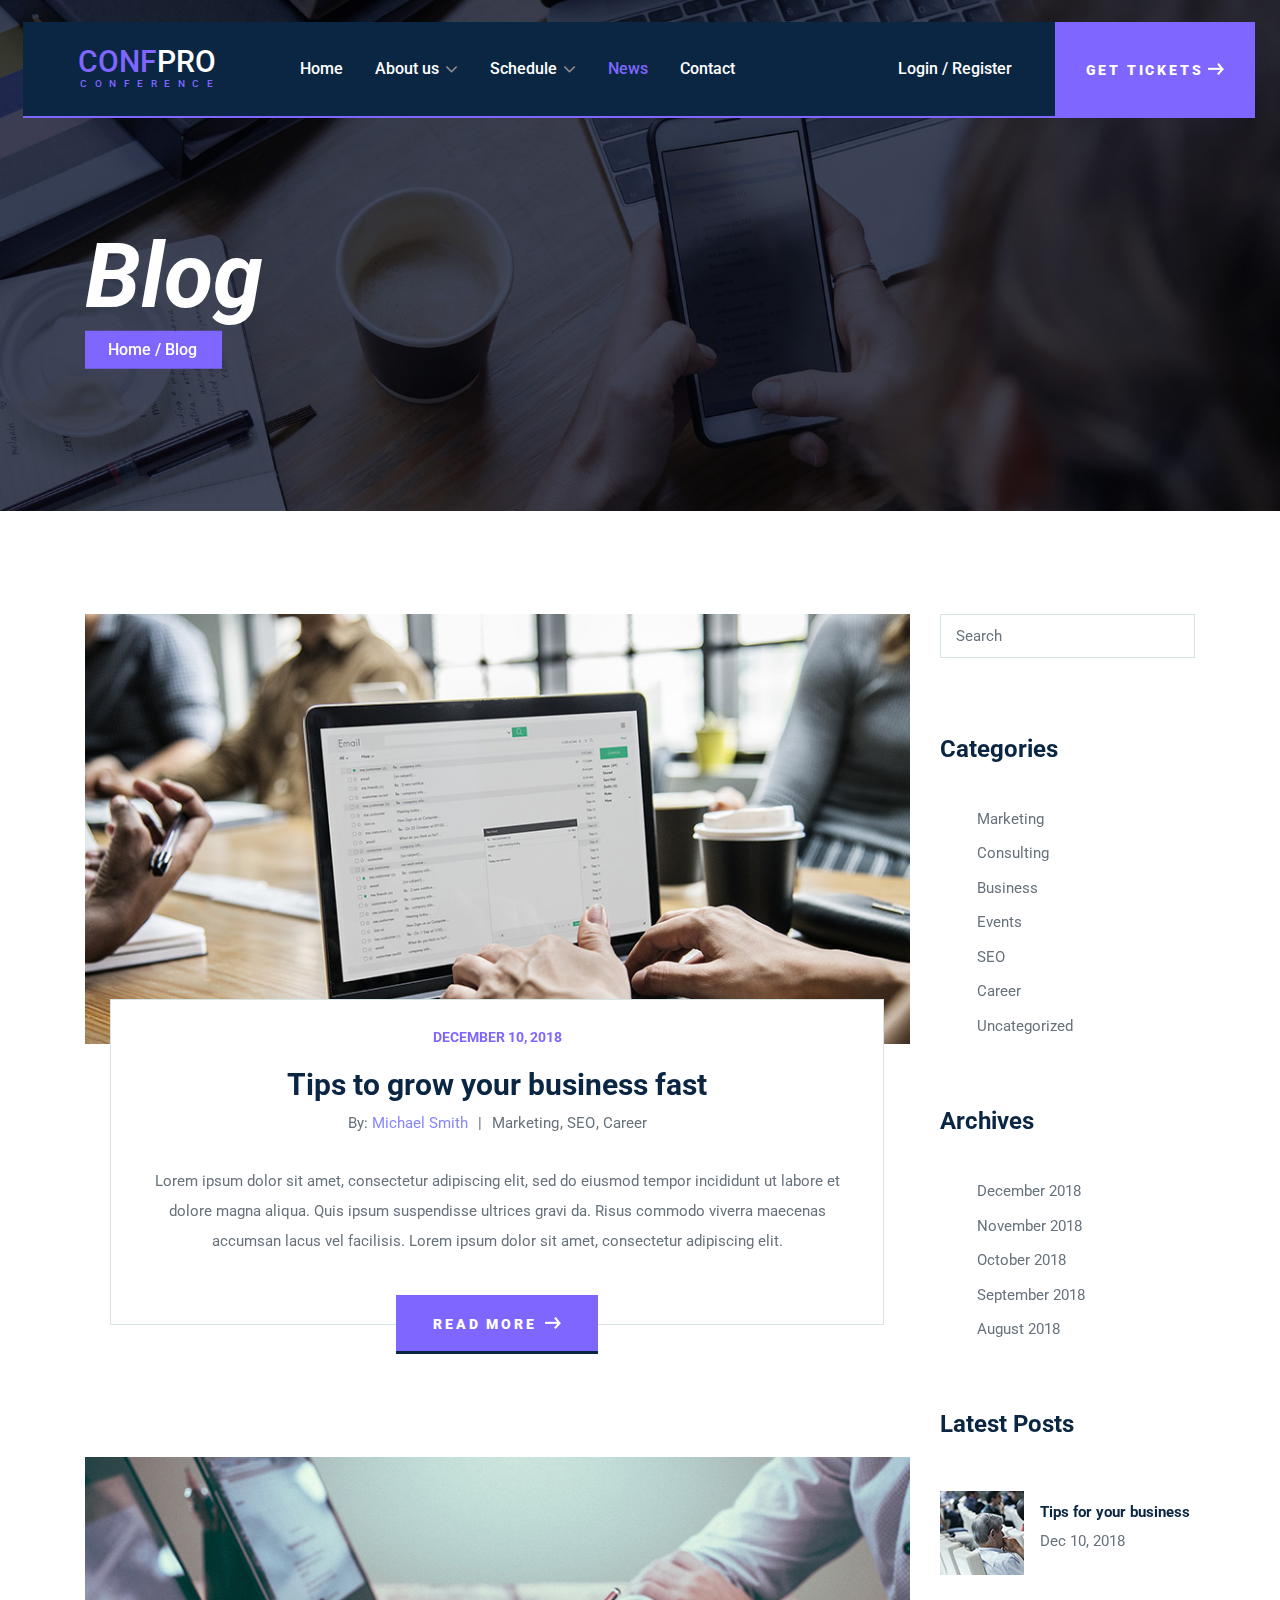
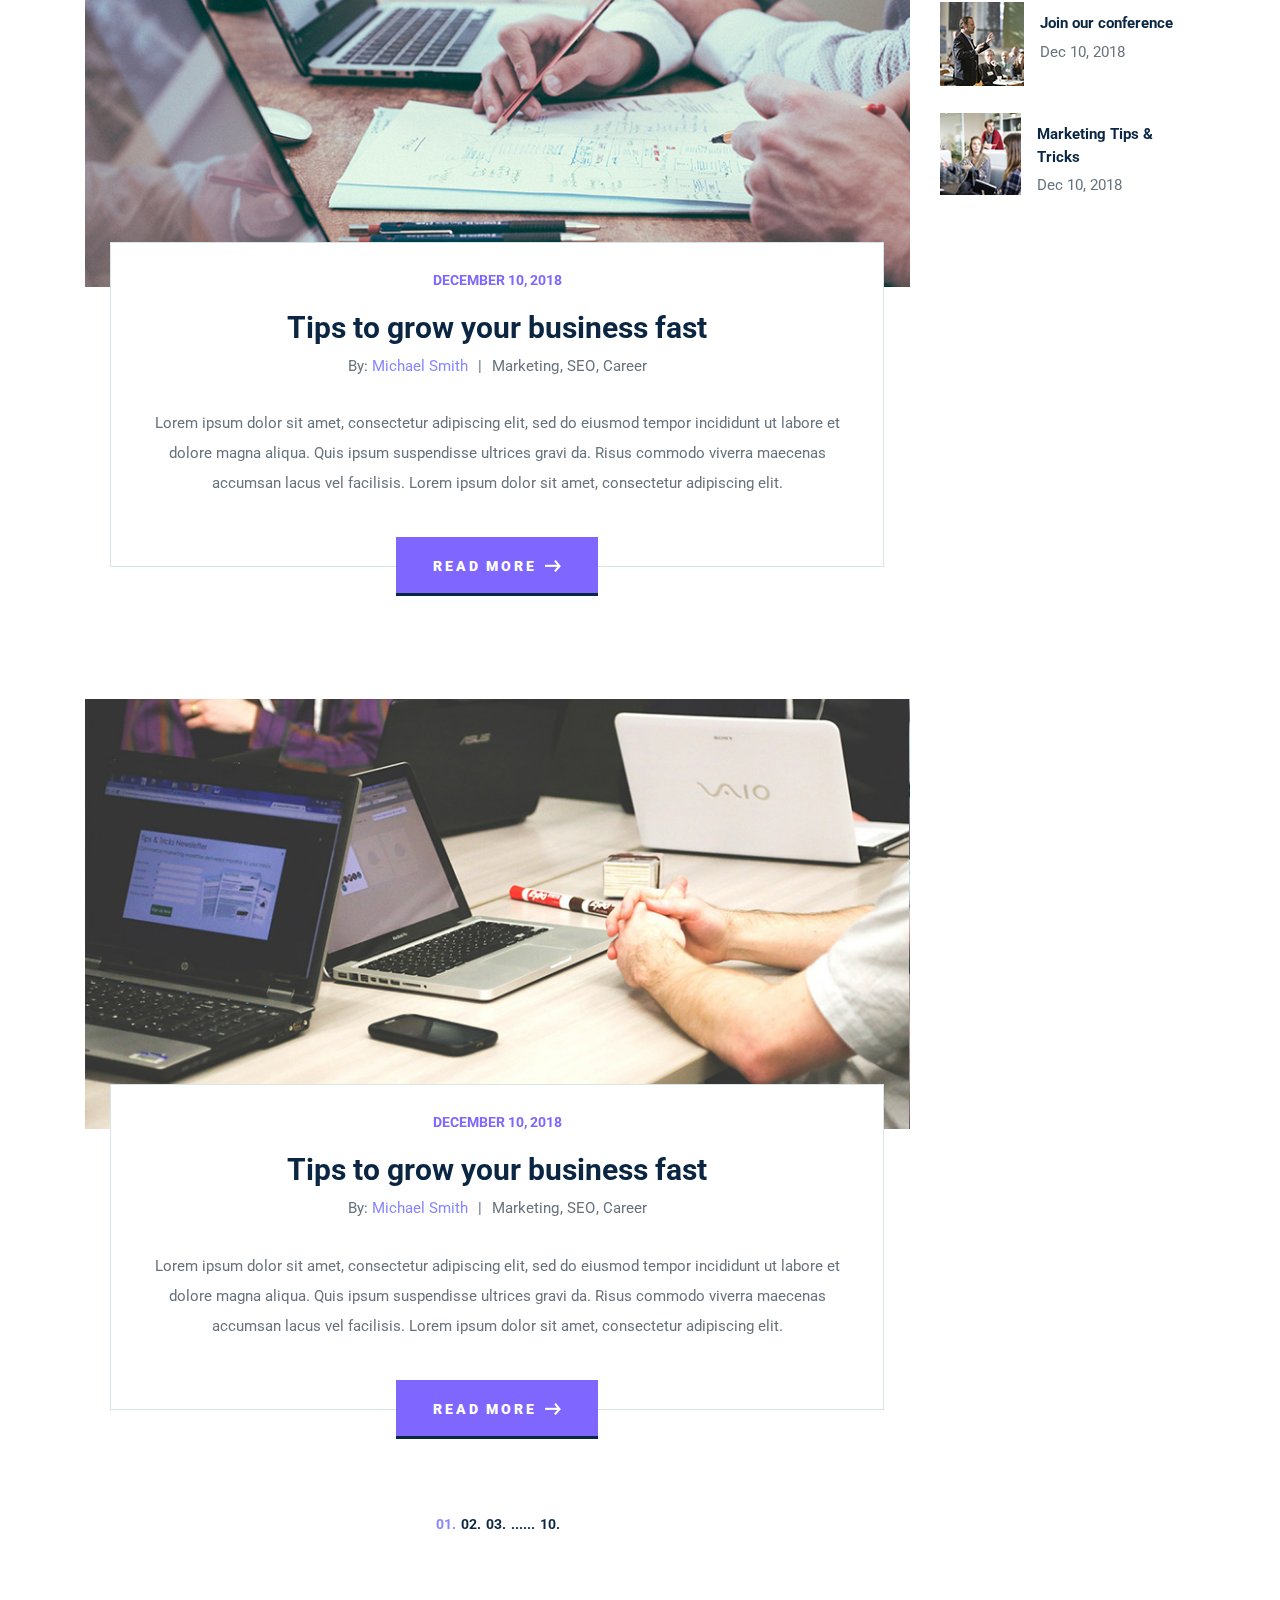
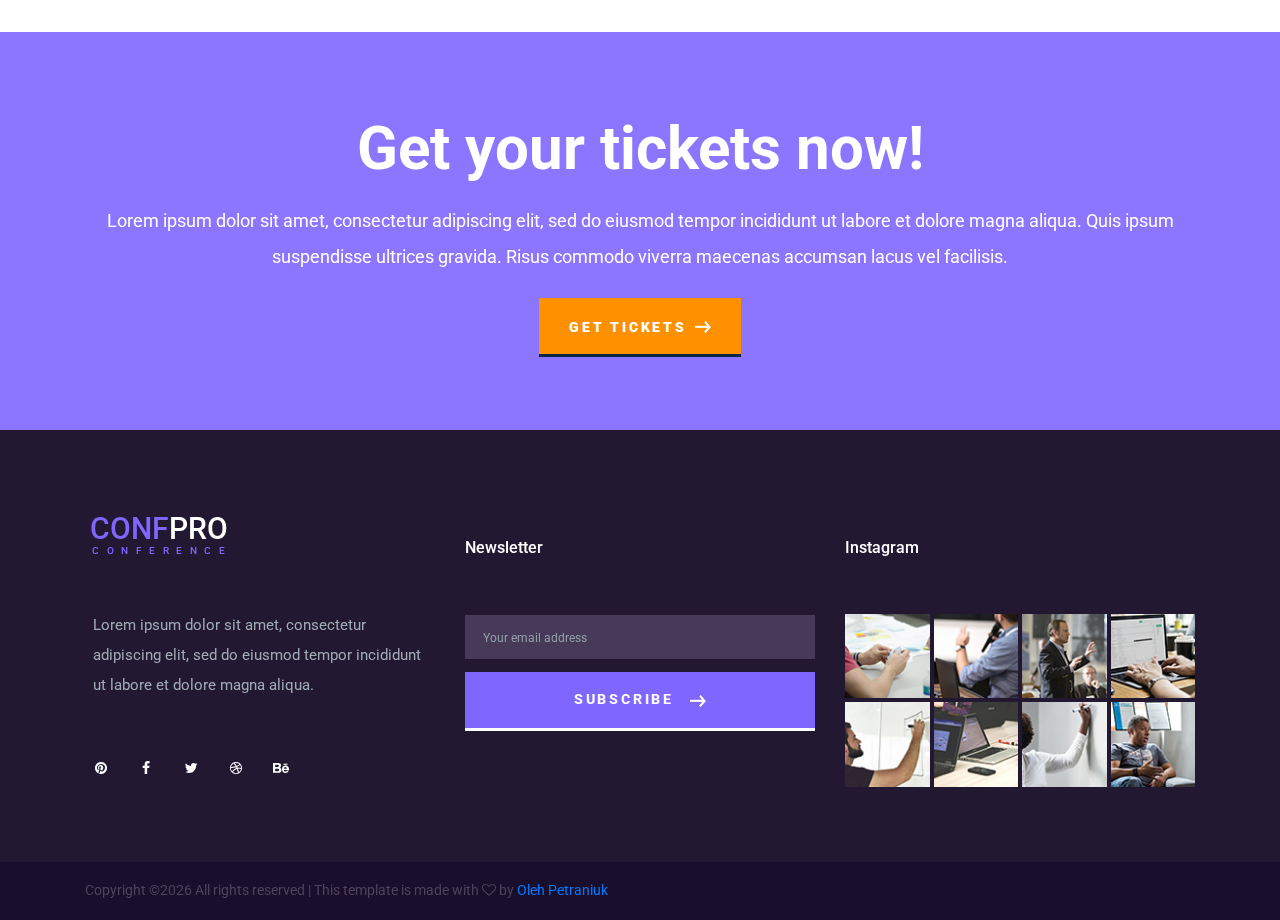
<file: blog.html>
<!DOCTYPE html>
<html lang="en">
<head>
<title>News</title>
<meta charset="utf-8">
<meta http-equiv="X-UA-Compatible" content="IE=edge">
<meta name="description" content="Confpro template project">
<meta name="viewport" content="width=device-width, initial-scale=1">
<link rel="stylesheet" type="text/css" href="styles/bootstrap-4.1.2/bootstrap.min.css">
<link href="plugins/font-awesome-4.7.0/css/font-awesome.min.css" rel="stylesheet" type="text/css">
<link href="plugins/colorbox/colorbox.css" rel="stylesheet" type="text/css">
<link rel="stylesheet" type="text/css" href="styles/blog.css">
<link rel="stylesheet" type="text/css" href="styles/blog_responsive.css">
</head>
<body>

    <div class="super_container">
	
	<!-- Header -->
	<header class="header">
		<div class="header_content d-flex flex-row align-items-center justify-content-start">			
			<div class="logo">
				<a href="#">
					<span>conf<span>pro</span></span>
					<span>conference</span>
				</a>
			</div>

			<nav class="main_nav">
				<ul class="d-flex flex-row align-items-center justify-content-start">
					<li><a href="index.html">Home</a></li>
					<li class="has_children">
						<a href="about.html">About us</a>
						<ul>
							<li><a href="#">Nav Item</a></li>
							<li class="has_children">
								<a href="#">Nav Item</a>
								<ul>
									<li><a href="#">Nav Item</a></li>
									<li><a href="#">Nav Item</a></li>
									<li><a href="#">Nav Item</a></li>
								</ul>
							</li>
							<li><a href="#">Nav Item</a></li>
							<li><a href="#">Nav Item</a></li>
							<li><a href="#">Nav Item</a></li>
						</ul>
					</li>
					<li class="has_children">
						<a href="schedule.html">Schedule</a>
						<ul>
							<li><a href="#">Nav Item</a></li>
							<li class="has_children">
								<a href="#">Nav Item</a>
								<ul>
									<li><a href="#">Nav Item</a></li>
									<li><a href="#">Nav Item</a></li>
									<li><a href="#">Nav Item</a></li>
								</ul>
							</li>
							<li><a href="#">Nav Item</a></li>
							<li><a href="#">Nav Item</a></li>
							<li><a href="#">Nav Item</a></li>
						</ul>
					</li>
					<li class="active"><a href="blog.html">News</a></li>
					<li><a href="contact.html">Contact</a></li>
				</ul>
			</nav>

			<div class="header_right ml-auto d-flex flex-row align-items-center justify-content-start">
				<div class="log_reg">
					<ul class="d-flex flex-row align-items-start justify-content-start">
						<li><a href="#">Login</a></li>
						<li><a href="#">Register</a></li>
					</ul>
				</div>
				<div class="social">
					<ul class="d-flex flex-row align-items-center justify-content-start">
						<li><a href="#"><i class="fa fa-pinterest" aria-hidden="true"></i></a></li>
						<li><a href="#"><i class="fa fa-facebook" aria-hidden="true"></i></a></li>
						<li><a href="#"><i class="fa fa-twitter" aria-hidden="true"></i></a></li>
						<li><a href="#"><i class="fa fa-dribbble" aria-hidden="true"></i></a></li>
						<li><a href="#"><i class="fa fa-behance" aria-hidden="true"></i></a></li>
					</ul>
				</div>
				<div class="header_link">
					<a href="#">
						<span>get tickets<img src="images/arrow.png" alt=""></span>
					</a>
				</div>
				<div class="hamburger"><i class="fa fa-bars" aria-hidden="true"></i></div>
			</div>
		</div>
    </header>

    <!-- Menu -->
	<div class="menu">
		<div class="menu_container">
			<div class="menu_close"><i class="fa fa-times" aria-hidden="true"></i></div>
			<div class="menu_content d-flex flex-column align-items-center justify-content-start">
				<nav class="menu_nav">
					<ul class="d-flex flex-column align-items-center justify-content-start">
						<li><a href="index.html">Home</a></li>
						<li><a href="about.html">About us</a></li>
						<li><a href="schedule.html">Schedule</a></li>
						<li><a href="blog.html">News</a></li>
						<li><a href="contact.html">Contact</a></li>
					</ul>
				</nav>
			</div>
			<div class="menu_social">
				<div class="social">
					<ul class="d-flex flex-row align-items-center justify-content-start">
						<li><a href="#"><i class="fa fa-pinterest" aria-hidden="true"></i></a></li>
						<li><a href="#"><i class="fa fa-facebook" aria-hidden="true"></i></a></li>
						<li><a href="#"><i class="fa fa-twitter" aria-hidden="true"></i></a></li>
						<li><a href="#"><i class="fa fa-dribbble" aria-hidden="true"></i></a></li>
						<li><a href="#"><i class="fa fa-behance" aria-hidden="true"></i></a></li>
					</ul>
				</div>
			</div>
		</div>
    </div>
    
    <!-- Home -->
	<div class="home">
		<div class="parallax_background parallax-window" data-parallax="scroll" data-image-src="images/blog_page.jpg" data-speed="0.8"></div>
		<div class="home_container">
			<div class="container">
				<div class="row">
					<div class="col">
						<div class="home_content">
							<div class="home_title"><h1>Blog</h1></div>
							<div class="breadcrumbs">
								<ul class="d-flex flex-row align-items-center justify-content-start">
									<li><a href="index.html">Home</a></li>
									<li>Blog</li>
								</ul>
							</div>
						</div>
					</div>
				</div>
			</div>
		</div>
    </div>
    
    <!-- Blog -->
	<div class="blog">
		<div class="container">
			<div class="row">
				<div class="col-lg-9">
					<div class="blog_posts">
						<div class="blog_post">
							<div class="blog_post_image"><img src="images/blog_1.jpg" alt=""></div>
							<div class="blog_post_container">
								<div class="blog_post_content text-center">
									<div class="blog_post_date">december 10, 2018</div>
									<div class="blog_post_title"><h3><a href="#">Tips to grow your business fast</a></h3></div>
									<div class="blog_post_info">
										<ul class="d-flex flex-row align-items-start justify-content-center">
											<li>By: <a href="#">Michael Smith</a></li>
											<li>
												<ul class="d-flex flex-row align-items-start justify-content-start">
													<li><a href="#">Marketing</a></li>
													<li><a href="#">SEO</a></li>
													<li><a href="#">Career</a></li>
												</ul>
											</li>
										</ul>
									</div>
									<div class="blog_post_text">
										<p>Lorem ipsum dolor sit amet, consectetur adipiscing elit, sed do eiusmod tempor incididunt ut labore et dolore magna aliqua. Quis ipsum suspendisse ultrices gravi da. Risus commodo viverra maecenas accumsan lacus vel facilisis. Lorem ipsum dolor sit amet, consectetur adipiscing elit.</p>
									</div>
									<div class="button button_2 blog_post_button"><a href="#"><span>read more</span><img src="images/arrow.png" alt=""></a></div>
								</div>
							</div>
						</div>
						<div class="blog_post">
							<div class="blog_post_image"><img src="images/blog_2.jpg" alt=""></div>
							<div class="blog_post_container">
								<div class="blog_post_content text-center">
									<div class="blog_post_date">december 10, 2018</div>
									<div class="blog_post_title"><h3><a href="#">Tips to grow your business fast</a></h3></div>
									<div class="blog_post_info">
										<ul class="d-flex flex-row align-items-start justify-content-center">
											<li>By: <a href="#">Michael Smith</a></li>
											<li>
												<ul class="d-flex flex-row align-items-start justify-content-start">
													<li><a href="#">Marketing</a></li>
													<li><a href="#">SEO</a></li>
													<li><a href="#">Career</a></li>
												</ul>
											</li>
										</ul>
									</div>
									<div class="blog_post_text">
										<p>Lorem ipsum dolor sit amet, consectetur adipiscing elit, sed do eiusmod tempor incididunt ut labore et dolore magna aliqua. Quis ipsum suspendisse ultrices gravi da. Risus commodo viverra maecenas accumsan lacus vel facilisis. Lorem ipsum dolor sit amet, consectetur adipiscing elit.</p>
									</div>
									<div class="button button_2 blog_post_button"><a href="#"><span>read more</span><img src="images/arrow.png" alt=""></a></div>
								</div>
							</div>
						</div>
						<div class="blog_post">
							<div class="blog_post_image"><img src="images/blog_3.jpg" alt=""></div>
							<div class="blog_post_container">
								<div class="blog_post_content text-center">
									<div class="blog_post_date">december 10, 2018</div>
									<div class="blog_post_title"><h3><a href="#">Tips to grow your business fast</a></h3></div>
									<div class="blog_post_info">
										<ul class="d-flex flex-row align-items-start justify-content-center">
											<li>By: <a href="#">Michael Smith</a></li>
											<li>
												<ul class="d-flex flex-row align-items-start justify-content-start">
													<li><a href="#">Marketing</a></li>
													<li><a href="#">SEO</a></li>
													<li><a href="#">Career</a></li>
												</ul>
											</li>
										</ul>
									</div>
									<div class="blog_post_text">
										<p>Lorem ipsum dolor sit amet, consectetur adipiscing elit, sed do eiusmod tempor incididunt ut labore et dolore magna aliqua. Quis ipsum suspendisse ultrices gravi da. Risus commodo viverra maecenas accumsan lacus vel facilisis. Lorem ipsum dolor sit amet, consectetur adipiscing elit.</p>
									</div>
									<div class="button button_2 blog_post_button"><a href="#"><span>read more</span><img src="images/arrow.png" alt=""></a></div>
								</div>
							</div>
						</div>
					</div>
					<div class="page_nav">
						<ul class="d-flex flex-row align-items-start justify-content-center">
							<li class="active"><a href="#">01.</a></li>
							<li><a href="#">02.</a></li>
							<li><a href="#">03.</a></li>
							<li><a href="#">......</a></li>
							<li><a href="#">10.</a></li>
						</ul>
					</div>
				</div>
				<div class="col-lg-3 sidebar_col">
					<div class="sidebar">
						<div class="search">
							<form action="#" class="search_form" id="search_form">
								<input type="text" class="search_input" placeholder="Search" required="required">
							</form>
						</div>
						<div class="categories sidebar_list">
							<div class="sidebar_title">Categories</div>
							<ul>
								<li><a href="#">Marketing</a></li>
								<li><a href="#">Consulting</a></li>
								<li><a href="#">Business</a></li>
								<li><a href="#">Events</a></li>
								<li><a href="#">SEO</a></li>
								<li><a href="#">Career</a></li>
								<li><a href="#">Uncategorized</a></li>
							</ul>
						</div>
						<div class="archives sidebar_list">
							<div class="sidebar_title">Archives</div>
							<ul>
								<li><a href="#">December 2018</a></li>
								<li><a href="#">November 2018</a></li>
								<li><a href="#">October 2018</a></li>
								<li><a href="#">September 2018</a></li>
								<li><a href="#">August 2018</a></li>
							</ul>
						</div>
						<div class="latest_posts">
							<div class="sidebar_title">Latest Posts</div>
							<div class="latest_posts_container">
																<div class="latest_post d-flex flex-row align-items-start justify-content-start">
									<div class="latest_post_image"><a href="#"><img src="images/latest_1.jpg" alt=""></a></div>
									<div class="latest_post_content">
										<div class="latest_post_title"><a href="#">Tips for your business</a></div>
										<div class="latest_post_date"><a href="#">Dec 10, 2018</a></div>
									</div>
								</div>
								<div class="latest_post d-flex flex-row align-items-start justify-content-start">
									<div class="latest_post_image"><a href="#"><img src="images/latest_2.jpg" alt=""></a></div>
									<div class="latest_post_content">
										<div class="latest_post_title"><a href="#">Join our conference</a></div>
										<div class="latest_post_date"><a href="#">Dec 10, 2018</a></div>
									</div>
								</div>

								<!-- Latest Post -->
								<div class="latest_post d-flex flex-row align-items-start justify-content-start">
									<div class="latest_post_image"><a href="#"><img src="images/latest_3.jpg" alt=""></a></div>
									<div class="latest_post_content">
										<div class="latest_post_title"><a href="#">Marketing Tips & Tricks</a></div>
										<div class="latest_post_date"><a href="#">Dec 10, 2018</a></div>
									</div>
								</div>

							</div>
						</div>
					</div>
				</div>

			</div>
		</div>
    </div>
    
    <!-- CTA -->
	<div class="cta">
		<div class="parallax_background parallax-window" data-parallax="scroll" data-image-src="images/cta.jpg" data-speed="0.8"></div>
		<div class="cta_overlay"></div>
		<div class="container">
			<div class="row">
				<div class="col">
					<div class="cta_content text-center">
						<div class="cta_title text-center"><h1>Get your tickets now!</h1></div>
						<div class="cta_text text-center">
							<p>Lorem ipsum dolor sit amet, consectetur adipiscing elit, sed do eiusmod tempor incididunt ut labore et dolore magna aliqua. Quis ipsum suspendisse ultrices gravida. Risus commodo viverra maecenas accumsan lacus vel facilisis.</p>
						</div>
						<div class="button button_3 cta_button"><a href="#"><span>get tickets<img src="images/arrow.png" alt=""></span></a></div>
					</div>
				</div>
			</div>
		</div>
    </div>
    
    <!-- Footer -->
	<footer class="footer">
		<div class="footer_container">
			<div class="container">
				<div class="row">
					<div class="col-lg-4 footer_col">

						<!-- Logo -->
						<div class="logo">
							<a href="#">
								<span>conf<span>pro</span></span>
								<span>conference</span>
							</a>
						</div>
						<div class="footer_text">
							<p>Lorem ipsum dolor sit amet, consectetur adipiscing elit, sed do eiusmod tempor incididunt ut labore et dolore magna aliqua.</p>
						</div>
						<div class="social footer_social">
							<ul class="d-flex flex-row align-items-center justify-content-start">
								<li><a href="#"><i class="fa fa-pinterest" aria-hidden="true"></i></a></li>
								<li><a href="#"><i class="fa fa-facebook" aria-hidden="true"></i></a></li>
								<li><a href="#"><i class="fa fa-twitter" aria-hidden="true"></i></a></li>
								<li><a href="#"><i class="fa fa-dribbble" aria-hidden="true"></i></a></li>
								<li><a href="#"><i class="fa fa-behance" aria-hidden="true"></i></a></li>
							</ul>
						</div>
					</div>

					<!-- Newsletter -->
					<div class="col-lg-4 footer_col">
						<div class="footer_column">
							<div class="footer_title">Newsletter</div>
							<form action="#" class="newsletter_form" id="newsletter_form">
								<input type="email" class="newsletter_input" placeholder="Your email address" required="required">
								<button class="newsletter_button"><span>subscribe<img src="images/arrow.png" alt=""></span></button>
							</form>
						</div>
					</div>
						<div class="col-lg-4 footer_col">
						<div class="footer_column">
							<div class="footer_title">Instagram</div>
							<div class="gallery d-flex flex-row align-items-start justify-content-between flex-wrap">
														<div class="gallery_item">
									<a class="colorbox" href="images/gallery_1_large.jpg"><img src="images/gallery_1.jpg" alt=""></a>
								</div>
								<div class="gallery_item">
									<a class="colorbox" href="images/gallery_2_large.jpg"><img src="images/gallery_2.jpg" alt=""></a>
								</div>
								<div class="gallery_item">
									<a class="colorbox" href="images/gallery_3_large.jpg"><img src="images/gallery_3.jpg" alt=""></a>
								</div>
								<div class="gallery_item">
									<a class="colorbox" href="images/gallery_4_large.jpg"><img src="images/gallery_4.jpg" alt=""></a>
								</div>
								<div class="gallery_item">
									<a class="colorbox" href="images/gallery_5_large.jpg"><img src="images/gallery_5.jpg" alt=""></a>
								</div>
								<div class="gallery_item">
									<a class="colorbox" href="images/gallery_6_large.jpg"><img src="images/gallery_6.jpg" alt=""></a>
								</div>
								<div class="gallery_item">
									<a class="colorbox" href="images/gallery_7_large.jpg"><img src="images/gallery_7.jpg" alt=""></a>
								</div>
								<div class="gallery_item">
									<a class="colorbox" href="images/gallery_8_large.jpg"><img src="images/gallery_8.jpg" alt=""></a>
								</div>

							</div>
						</div>
					</div>

				</div>
			</div>
		</div>
		<div class="footer_bar">
			<div class="container">
				<div class="row">
					<div class="col">
						<div class="footer_bar_content d-flex flex-row align-items-center justify-content-start">
							<div class="copyright">
Copyright &copy;<script>document.write(new Date().getFullYear());</script> All rights reserved | This template is made with <i class="fa fa-heart-o" aria-hidden="true"></i> by <a href="#" target="_blank">Oleh Petraniuk</a>
                            </div>
                        </div>
					</div>
				</div>
			</div>
		</div>
	</footer>


</div>


<script src="js/jquery-3.3.1.min.js"></script>
<script src="styles/bootstrap-4.1.2/popper.js"></script>
<script src="styles/bootstrap-4.1.2/bootstrap.min.js"></script>
<script src="plugins/greensock/TweenMax.min.js"></script>
<script src="plugins/greensock/TimelineMax.min.js"></script>
<script src="plugins/scrollmagic/ScrollMagic.min.js"></script>
<script src="plugins/greensock/animation.gsap.min.js"></script>
<script src="plugins/greensock/ScrollToPlugin.min.js"></script>
<script src="plugins/colorbox/jquery.colorbox-min.js"></script>
<script src="plugins/easing/easing.js"></script>
<script src="plugins/progressbar/progressbar.min.js"></script>
<script src="plugins/parallax-js-master/parallax.min.js"></script>
<script src="js/blog.js"></script>

</body>
</html>
</file>
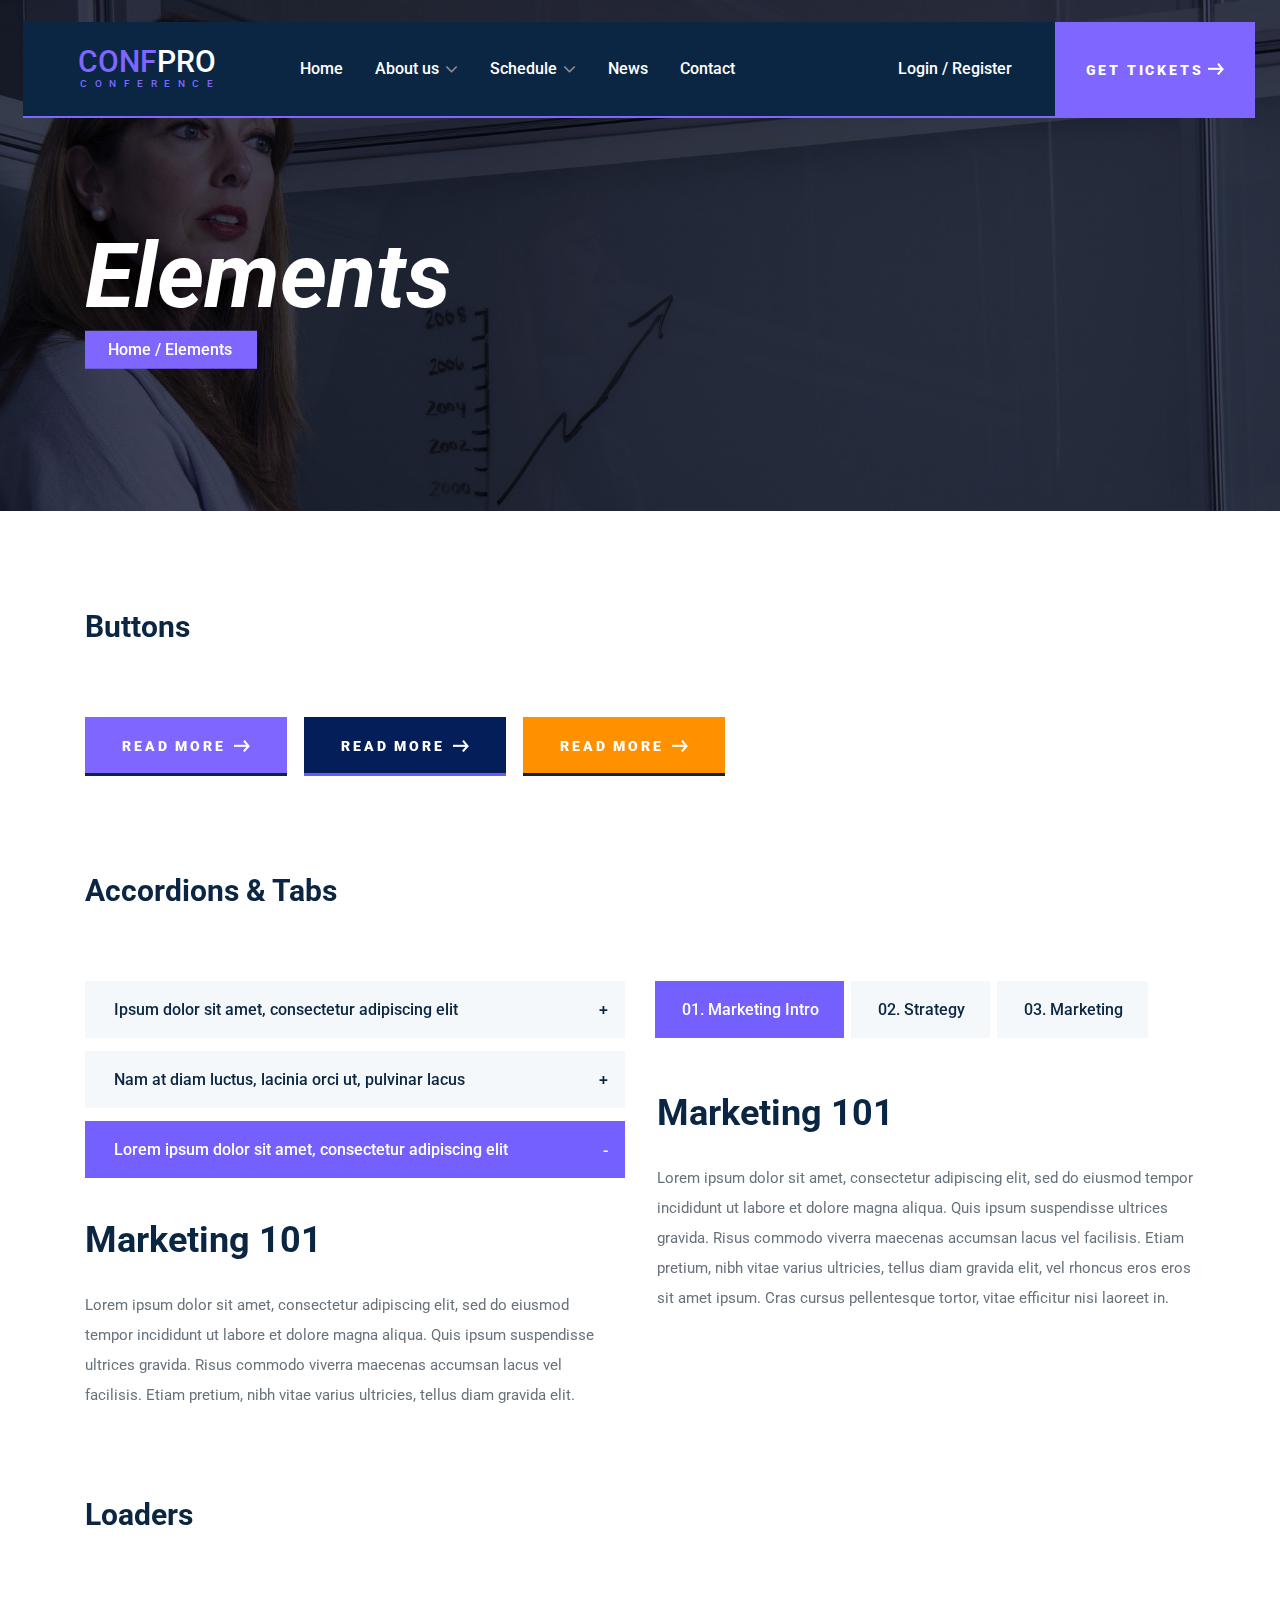
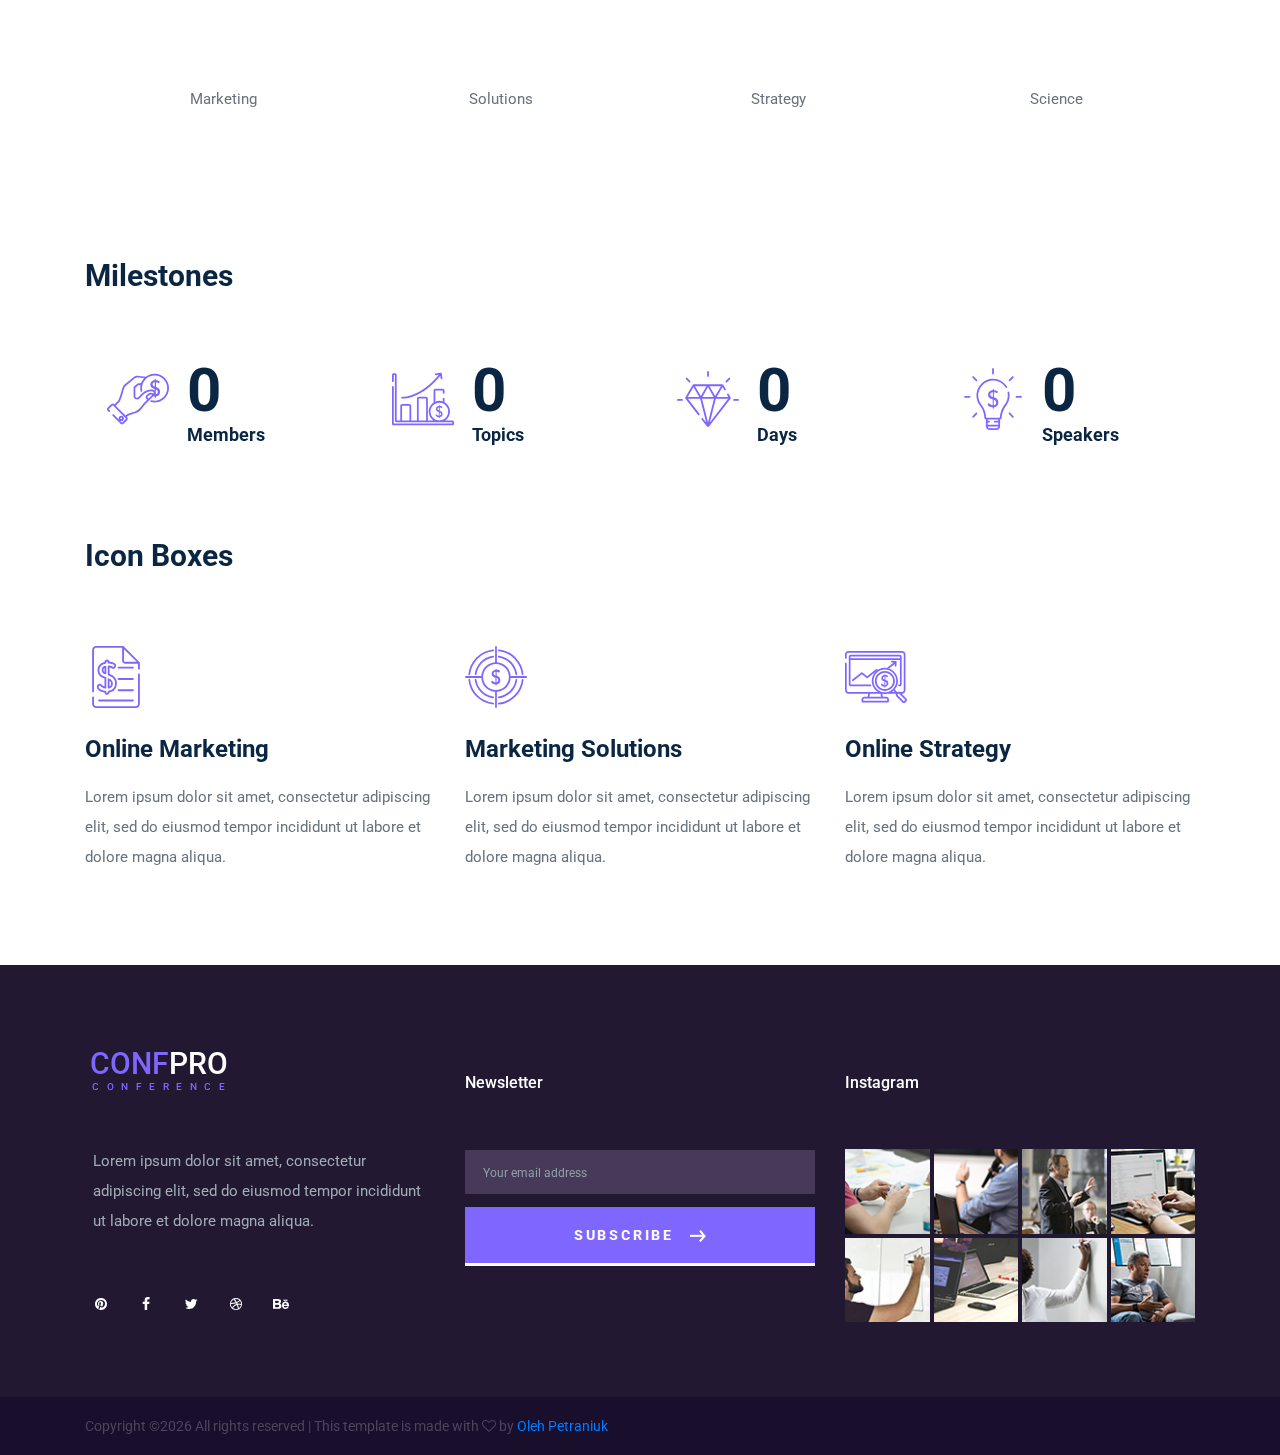
<file: elements.html>
<!DOCTYPE html>
<html lang="en">
<head>
<title>Elements</title>
<meta charset="utf-8">
<meta http-equiv="X-UA-Compatible" content="IE=edge">
<meta name="description" content="Confpro template project">
<meta name="viewport" content="width=device-width, initial-scale=1">
<link rel="stylesheet" type="text/css" href="styles/bootstrap-4.1.2/bootstrap.min.css">
<link href="plugins/font-awesome-4.7.0/css/font-awesome.min.css" rel="stylesheet" type="text/css">
<link href="plugins/colorbox/colorbox.css" rel="stylesheet" type="text/css">
<link rel="stylesheet" type="text/css" href="styles/elements.css">
<link rel="stylesheet" type="text/css" href="styles/elements_responsive.css">
</head>
<body>

    <div class="super_container">
	
	<!-- Header -->
	<header class="header">
		<div class="header_content d-flex flex-row align-items-center justify-content-start">
			<div class="logo">
				<a href="#">
					<span>conf<span>pro</span></span>
					<span>conference</span>
				</a>
			</div>
			<!-- Main Navigation -->
			<nav class="main_nav">
				<ul class="d-flex flex-row align-items-center justify-content-start">
					<li><a href="index.html">Home</a></li>
					<li class="has_children">
						<a href="about.html">About us</a>
						<ul>
							<li><a href="#">Nav Item</a></li>
							<li class="has_children">
								<a href="#">Nav Item</a>
								<ul>
									<li><a href="#">Nav Item</a></li>
									<li><a href="#">Nav Item</a></li>
									<li><a href="#">Nav Item</a></li>
								</ul>
							</li>
							<li><a href="#">Nav Item</a></li>
							<li><a href="#">Nav Item</a></li>
							<li><a href="#">Nav Item</a></li>
						</ul>
					</li>
					<li class="has_children">
						<a href="schedule.html">Schedule</a>
						<ul>
							<li><a href="#">Nav Item</a></li>
							<li class="has_children">
								<a href="#">Nav Item</a>
								<ul>
									<li><a href="#">Nav Item</a></li>
									<li><a href="#">Nav Item</a></li>
									<li><a href="#">Nav Item</a></li>
								</ul>
							</li>
							<li><a href="#">Nav Item</a></li>
							<li><a href="#">Nav Item</a></li>
							<li><a href="#">Nav Item</a></li>
						</ul>
					</li>
					<li><a href="blog.html">News</a></li>
					<li><a href="contact.html">Contact</a></li>
				</ul>
			</nav>

			<div class="header_right ml-auto d-flex flex-row align-items-center justify-content-start">
				<div class="log_reg">
					<ul class="d-flex flex-row align-items-start justify-content-start">
						<li><a href="#">Login</a></li>
						<li><a href="#">Register</a></li>
					</ul>
				</div>
				<div class="social">
					<ul class="d-flex flex-row align-items-center justify-content-start">
						<li><a href="#"><i class="fa fa-pinterest" aria-hidden="true"></i></a></li>
						<li><a href="#"><i class="fa fa-facebook" aria-hidden="true"></i></a></li>
						<li><a href="#"><i class="fa fa-twitter" aria-hidden="true"></i></a></li>
						<li><a href="#"><i class="fa fa-dribbble" aria-hidden="true"></i></a></li>
						<li><a href="#"><i class="fa fa-behance" aria-hidden="true"></i></a></li>
					</ul>
				</div>
				<div class="header_link">
					<a href="#">
						<span>get tickets<img src="images/arrow.png" alt=""></span>
					</a>
				</div>
				<div class="hamburger"><i class="fa fa-bars" aria-hidden="true"></i></div>
			</div>
		</div>
    </header>

    <!-- Menu -->
	<div class="menu">
		<div class="menu_container">
			<div class="menu_close"><i class="fa fa-times" aria-hidden="true"></i></div>
			<div class="menu_content d-flex flex-column align-items-center justify-content-start">
				<nav class="menu_nav">
					<ul class="d-flex flex-column align-items-center justify-content-start">
						<li><a href="index.html">Home</a></li>
						<li><a href="about.html">About us</a></li>
						<li><a href="schedule.html">Schedule</a></li>
						<li><a href="blog.html">News</a></li>
						<li><a href="contact.html">Contact</a></li>
					</ul>
				</nav>
			</div>
			<div class="menu_social">
				<div class="social">
					<ul class="d-flex flex-row align-items-center justify-content-start">
						<li><a href="#"><i class="fa fa-pinterest" aria-hidden="true"></i></a></li>
						<li><a href="#"><i class="fa fa-facebook" aria-hidden="true"></i></a></li>
						<li><a href="#"><i class="fa fa-twitter" aria-hidden="true"></i></a></li>
						<li><a href="#"><i class="fa fa-dribbble" aria-hidden="true"></i></a></li>
						<li><a href="#"><i class="fa fa-behance" aria-hidden="true"></i></a></li>
					</ul>
				</div>
			</div>
		</div>
    </div>
    
    <!-- Home -->
	<div class="home">
		<div class="parallax_background parallax-window" data-parallax="scroll" data-image-src="images/elements_page.jpg" data-speed="0.8"></div>
		<div class="home_container">
			<div class="container">
				<div class="row">
					<div class="col">
						<div class="home_content">
							<div class="home_title"><h1>Elements</h1></div>
							<div class="breadcrumbs">
								<ul class="d-flex flex-row align-items-center justify-content-start">
									<li><a href="index.html">Home</a></li>
									<li>Elements</li>
								</ul>
							</div>
						</div>
					</div>
				</div>
			</div>
		</div>
    </div>
    
    <!-- Elements -->
	<div class="elements">
		<div class="container">
			<div class="row">
				<div class="col">
					<div class="buttons">
						<div class="elements_title">Buttons</div>
						<div class="buttons_container d-flex flex-row align-items-start justify-content-start flex-wrap">
							<div class="button button_2"><a href="#"><span>read more</span><img src="images/arrow.png" alt=""></a></div>
							<div class="button button_5"><a href="#"><span>read more</span><img src="images/arrow.png" alt=""></a></div>
							<div class="button button_3"><a href="#"><span>read more</span><img src="images/arrow.png" alt=""></a></div>
						</div>
					</div>
					<div class="acc_tabs">
						<div class="elements_title">Accordions & Tabs</div>
						<div class="row acc_tabs_row">
							<div class="col-lg-6">
								<div class="accordions">
									<div class="accordion_container">
										<div class="accordion d-flex flex-row align-items-center"><div>Ipsum dolor sit amet, consectetur adipiscing elit</div></div>
										<div class="accordion_panel">
											<div>
												<div class="accordion_title"><h3>Marketing 101</h3></div>
												<p>Lorem ipsum dolor sit amet, consectetur adipiscing elit, sed do eiusmod tempor incididunt ut labore et dolore magna aliqua. Quis ipsum suspendisse ultrices gravida. Risus commodo viverra maecenas accumsan lacus vel facilisis. Etiam pretium, nibh vitae varius ultricies, tellus diam gravida elit.</p>
											</div>
										</div>
									</div>
									<div class="accordion_container">
										<div class="accordion d-flex flex-row align-items-center"><div>Nam at diam luctus, lacinia orci ut, pulvinar lacus</div></div>
										<div class="accordion_panel">
											<div>
												<div class="accordion_title"><h3>Marketing 101</h3></div>
												<p>Lorem ipsum dolor sit amet, consectetur adipiscing elit, sed do eiusmod tempor incididunt ut labore et dolore magna aliqua. Quis ipsum suspendisse ultrices gravida. Risus commodo viverra maecenas accumsan lacus vel facilisis. Etiam pretium, nibh vitae varius ultricies, tellus diam gravida elit.</p>
											</div>
										</div>
									</div>
									<div class="accordion_container">
										<div class="accordion d-flex flex-row align-items-center active"><div>Lorem ipsum dolor sit amet, consectetur adipiscing elit</div></div>
										<div class="accordion_panel">
											<div>
												<div class="accordion_title"><h3>Marketing 101</h3></div>
												<p>Lorem ipsum dolor sit amet, consectetur adipiscing elit, sed do eiusmod tempor incididunt ut labore et dolore magna aliqua. Quis ipsum suspendisse ultrices gravida. Risus commodo viverra maecenas accumsan lacus vel facilisis. Etiam pretium, nibh vitae varius ultricies, tellus diam gravida elit.</p>
											</div>
										</div>
									</div>
								</div>
							</div>
							<div class="col-lg-6 tabs_col">
								<div class="tabs">
									<div class="tabs_container">
										<div class="tabs d-flex flex-row align-items-center justify-content-start flex-wrap">
											<div class="tab active">01. Marketing Intro</div>
											<div class="tab">02. Strategy</div>
											<div class="tab">03. Marketing</div>
										</div>
										<div class="tab_panels">
											<div class="tab_panel active">
												<div class="tab_panel_content">
													<div class="tab_text">
														<div class="tab_title"><h3>Marketing 101</h3></div>
														<p>Lorem ipsum dolor sit amet, consectetur adipiscing elit, sed do eiusmod tempor incididunt ut labore et dolore magna aliqua. Quis ipsum suspendisse ultrices gravida. Risus commodo viverra maecenas accumsan lacus vel facilisis. Etiam pretium, nibh vitae varius ultricies, tellus diam gravida elit, vel rhoncus eros eros sit amet ipsum. Cras cursus pellentesque tortor, vitae efficitur nisi laoreet in.</p>
													</div>
												</div>
											</div>
											<div class="tab_panel">
												<div class="tab_panel_content">
													<div class="tab_text">
														<div class="tab_title"><h3>Marketing 101</h3></div>
														<p>Lorem ipsum dolor sit amet, consectetur adipiscing elit, sed do eiusmod tempor incididunt ut labore et dolore magna aliqua. Quis ipsum suspendisse ultrices gravida. Risus commodo viverra maecenas accumsan lacus vel facilisis. Etiam pretium, nibh vitae varius ultricies, tellus diam gravida elit, vel rhoncus eros eros sit amet ipsum. Cras cursus pellentesque tortor, vitae efficitur nisi laoreet in.</p>
													</div>
												</div>
											</div>
											<div class="tab_panel">
												<div class="tab_panel_content">
													<div class="tab_text">
														<div class="tab_title"><h3>Marketing 101</h3></div>
														<p>Lorem ipsum dolor sit amet, consectetur adipiscing elit, sed do eiusmod tempor incididunt ut labore et dolore magna aliqua. Quis ipsum suspendisse ultrices gravida. Risus commodo viverra maecenas accumsan lacus vel facilisis. Etiam pretium, nibh vitae varius ultricies, tellus diam gravida elit, vel rhoncus eros eros sit amet ipsum. Cras cursus pellentesque tortor, vitae efficitur nisi laoreet in.</p>
													</div>
												</div>
											</div>
										</div>
									</div>
								</div>

							</div>
						</div>
					</div>
					<div class="loaders">
						<div class="elements_title">Loaders</div>
						<div class="loaders_container d-flex flex-row align-items-start justify-content-start flex-wrap">
							<div class="loader_container text-center">
								<div class="loader text-center" data-perc="0.75">
									<div class="loader_content">
										<div class="loader_title">Marketing</div>
									</div>
								</div>
							</div>
							<div class="loader_container text-center">
								<div class="loader text-center" data-perc="0.5">
									<div class="loader_content">
										<div class="loader_title">Solutions</div>
									</div>
								</div>
							</div>
							<div class="loader_container text-center">
								<div class="loader text-center" data-perc="1.0">
									<div class="loader_content">
										<div class="loader_title">Strategy</div>
									</div>
								</div>
							</div>
							<div class="loader_container text-center">
								<div class="loader text-center" data-perc="0.9">
									<div class="loader_content">
										<div class="loader_title">Science</div>
									</div>
								</div>
							</div>

						</div>
					</div>
					<div class="milestones">
						<div class="elements_title">Milestones</div>
						<div class="row milestones_row">
							<div class="col-xl-3 col-md-6 milestone_col">
								<div class="milestone d-flex flex-row align-items-start justify-content-start">
									<div class="milestone_icon d-flex flex-column align-items-center justify-content-center"><img src="images/icon_1.svg" alt="https://www.flaticon.com/authors/freepik"></div>
									<div class="milestone_content">
										<div class="milestone_counter" data-end-value="3" data-sign-after="k">0</div>
										<div class="milestone_text">Members</div>
									</div>
								</div>
							</div>
							<div class="col-xl-3 col-md-6 milestone_col">
								<div class="milestone d-flex flex-row align-items-start justify-content-start">
									<div class="milestone_icon d-flex flex-column align-items-center justify-content-center"><img src="images/icon_2.svg" alt="https://www.flaticon.com/authors/freepik"></div>
									<div class="milestone_content">
										<div class="milestone_counter" data-end-value="24">0</div>
										<div class="milestone_text">Topics</div>
									</div>
								</div>
							</div>
							<div class="col-xl-3 col-md-6 milestone_col">
								<div class="milestone d-flex flex-row align-items-start justify-content-start">
									<div class="milestone_icon d-flex flex-column align-items-center justify-content-center"><img src="images/icon_3.svg" alt="https://www.flaticon.com/authors/freepik"></div>
									<div class="milestone_content">
										<div class="milestone_counter" data-end-value="4">0</div>
										<div class="milestone_text">Days</div>
									</div>
									
								</div>
							</div>
							<div class="col-xl-3 col-md-6 milestone_col">
								<div class="milestone d-flex flex-row align-items-start justify-content-start">
									<div class="milestone_icon d-flex flex-column align-items-center justify-content-center"><img src="images/icon_4.svg" alt="https://www.flaticon.com/authors/freepik"></div>
									<div class="milestone_content">
										<div class="milestone_counter" data-end-value="37">0</div>
										<div class="milestone_text">Speakers</div>
									</div>
								</div>
							</div>
						</div>
					</div>
					<div class="icon_boxes">
						<div class="elements_title">Icon Boxes</div>
						<div class="row icon_boxes_row">
							<div class="col-lg-4">
								<div class="icon_box">
									<div class="icon_box_icon d-flex flex-column align-items-start justify-content-center"><img src="images/icon_8.svg" alt=""></div>
									<div class="icon_box_title"><h4>Online Marketing</h4></div>
									<div class="icon_box_text">
										<p>Lorem ipsum dolor sit amet, consectetur adipiscing elit, sed do eiusmod tempor incididunt ut labore et dolore magna aliqua.</p>
									</div>
								</div>
							</div>
							<div class="col-lg-4">
								<div class="icon_box">
									<div class="icon_box_icon d-flex flex-column align-items-start justify-content-center"><img src="images/icon_9.svg" alt=""></div>
									<div class="icon_box_title"><h4>Marketing Solutions</h4></div>
									<div class="icon_box_text">
										<p>Lorem ipsum dolor sit amet, consectetur adipiscing elit, sed do eiusmod tempor incididunt ut labore et dolore magna aliqua.</p>
									</div>
								</div>
							</div>

							<!-- Icon Box -->
							<div class="col-lg-4">
								<div class="icon_box">
									<div class="icon_box_icon d-flex flex-column align-items-start justify-content-center"><img src="images/icon_10.svg" alt=""></div>
									<div class="icon_box_title"><h4>Online Strategy</h4></div>
									<div class="icon_box_text">
										<p>Lorem ipsum dolor sit amet, consectetur adipiscing elit, sed do eiusmod tempor incididunt ut labore et dolore magna aliqua.</p>
									</div>
								</div>
							</div>
						</div>
					</div>
				</div>
			</div>
		</div>
    </div>
    
    <!-- Footer -->

	<footer class="footer">
		<div class="footer_container">
			<div class="container">
				<div class="row">

					<!-- Footer About -->
					<div class="col-lg-4 footer_col">

						<!-- Logo -->
						<div class="logo">
							<a href="#">
								<span>conf<span>pro</span></span>
								<span>conference</span>
							</a>
						</div>
						<div class="footer_text">
							<p>Lorem ipsum dolor sit amet, consectetur adipiscing elit, sed do eiusmod tempor incididunt ut labore et dolore magna aliqua.</p>
						</div>
						<div class="social footer_social">
							<ul class="d-flex flex-row align-items-center justify-content-start">
								<li><a href="#"><i class="fa fa-pinterest" aria-hidden="true"></i></a></li>
								<li><a href="#"><i class="fa fa-facebook" aria-hidden="true"></i></a></li>
								<li><a href="#"><i class="fa fa-twitter" aria-hidden="true"></i></a></li>
								<li><a href="#"><i class="fa fa-dribbble" aria-hidden="true"></i></a></li>
								<li><a href="#"><i class="fa fa-behance" aria-hidden="true"></i></a></li>
							</ul>
						</div>
					</div>

					<!-- Newsletter -->
					<div class="col-lg-4 footer_col">
						<div class="footer_column">
							<div class="footer_title">Newsletter</div>
							<form action="#" class="newsletter_form" id="newsletter_form">
								<input type="email" class="newsletter_input" placeholder="Your email address" required="required">
								<button class="newsletter_button"><span>subscribe<img src="images/arrow.png" alt=""></span></button>
							</form>
						</div>
					</div>
					
					<!-- Gallery -->
					<div class="col-lg-4 footer_col">
						<div class="footer_column">
							<div class="footer_title">Instagram</div>
							<div class="gallery d-flex flex-row align-items-start justify-content-between flex-wrap">
						
								<!-- Gallery Item -->
								<div class="gallery_item">
									<a class="colorbox" href="images/gallery_1_large.jpg"><img src="images/gallery_1.jpg" alt=""></a>
								</div>

								<!-- Gallery Item -->
								<div class="gallery_item">
									<a class="colorbox" href="images/gallery_2_large.jpg"><img src="images/gallery_2.jpg" alt=""></a>
								</div>

								<!-- Gallery Item -->
								<div class="gallery_item">
									<a class="colorbox" href="images/gallery_3_large.jpg"><img src="images/gallery_3.jpg" alt=""></a>
								</div>

								<!-- Gallery Item -->
								<div class="gallery_item">
									<a class="colorbox" href="images/gallery_4_large.jpg"><img src="images/gallery_4.jpg" alt=""></a>
								</div>

								<!-- Gallery Item -->
								<div class="gallery_item">
									<a class="colorbox" href="images/gallery_5_large.jpg"><img src="images/gallery_5.jpg" alt=""></a>
								</div>

								<!-- Gallery Item -->
								<div class="gallery_item">
									<a class="colorbox" href="images/gallery_6_large.jpg"><img src="images/gallery_6.jpg" alt=""></a>
								</div>

								<!-- Gallery Item -->
								<div class="gallery_item">
									<a class="colorbox" href="images/gallery_7_large.jpg"><img src="images/gallery_7.jpg" alt=""></a>
								</div>

								<!-- Gallery Item -->
								<div class="gallery_item">
									<a class="colorbox" href="images/gallery_8_large.jpg"><img src="images/gallery_8.jpg" alt=""></a>
								</div>

							</div>
						</div>
					</div>

				</div>
			</div>
		</div>
		<div class="footer_bar">
			<div class="container">
				<div class="row">
					<div class="col">
						<div class="footer_bar_content d-flex flex-row align-items-center justify-content-start">
							<div class="copyright">
Copyright &copy;<script>document.write(new Date().getFullYear());</script> All rights reserved | This template is made with <i class="fa fa-heart-o" aria-hidden="true"></i> by <a href="#" target="_blank">Oleh Petraniuk</a>
                            </div>
						</div>
					</div>
				</div>
			</div>
		</div>
	</footer>

</div>

<script src="js/jquery-3.3.1.min.js"></script>
<script src="styles/bootstrap-4.1.2/popper.js"></script>
<script src="styles/bootstrap-4.1.2/bootstrap.min.js"></script>
<script src="plugins/greensock/TweenMax.min.js"></script>
<script src="plugins/greensock/TimelineMax.min.js"></script>
<script src="plugins/scrollmagic/ScrollMagic.min.js"></script>
<script src="plugins/greensock/animation.gsap.min.js"></script>
<script src="plugins/greensock/ScrollToPlugin.min.js"></script>
<script src="plugins/colorbox/jquery.colorbox-min.js"></script>
<script src="plugins/easing/easing.js"></script>
<script src="plugins/progressbar/progressbar.min.js"></script>
<script src="plugins/parallax-js-master/parallax.min.js"></script>
<script src="js/elements.js"></script>

</body>
</html>
</file>
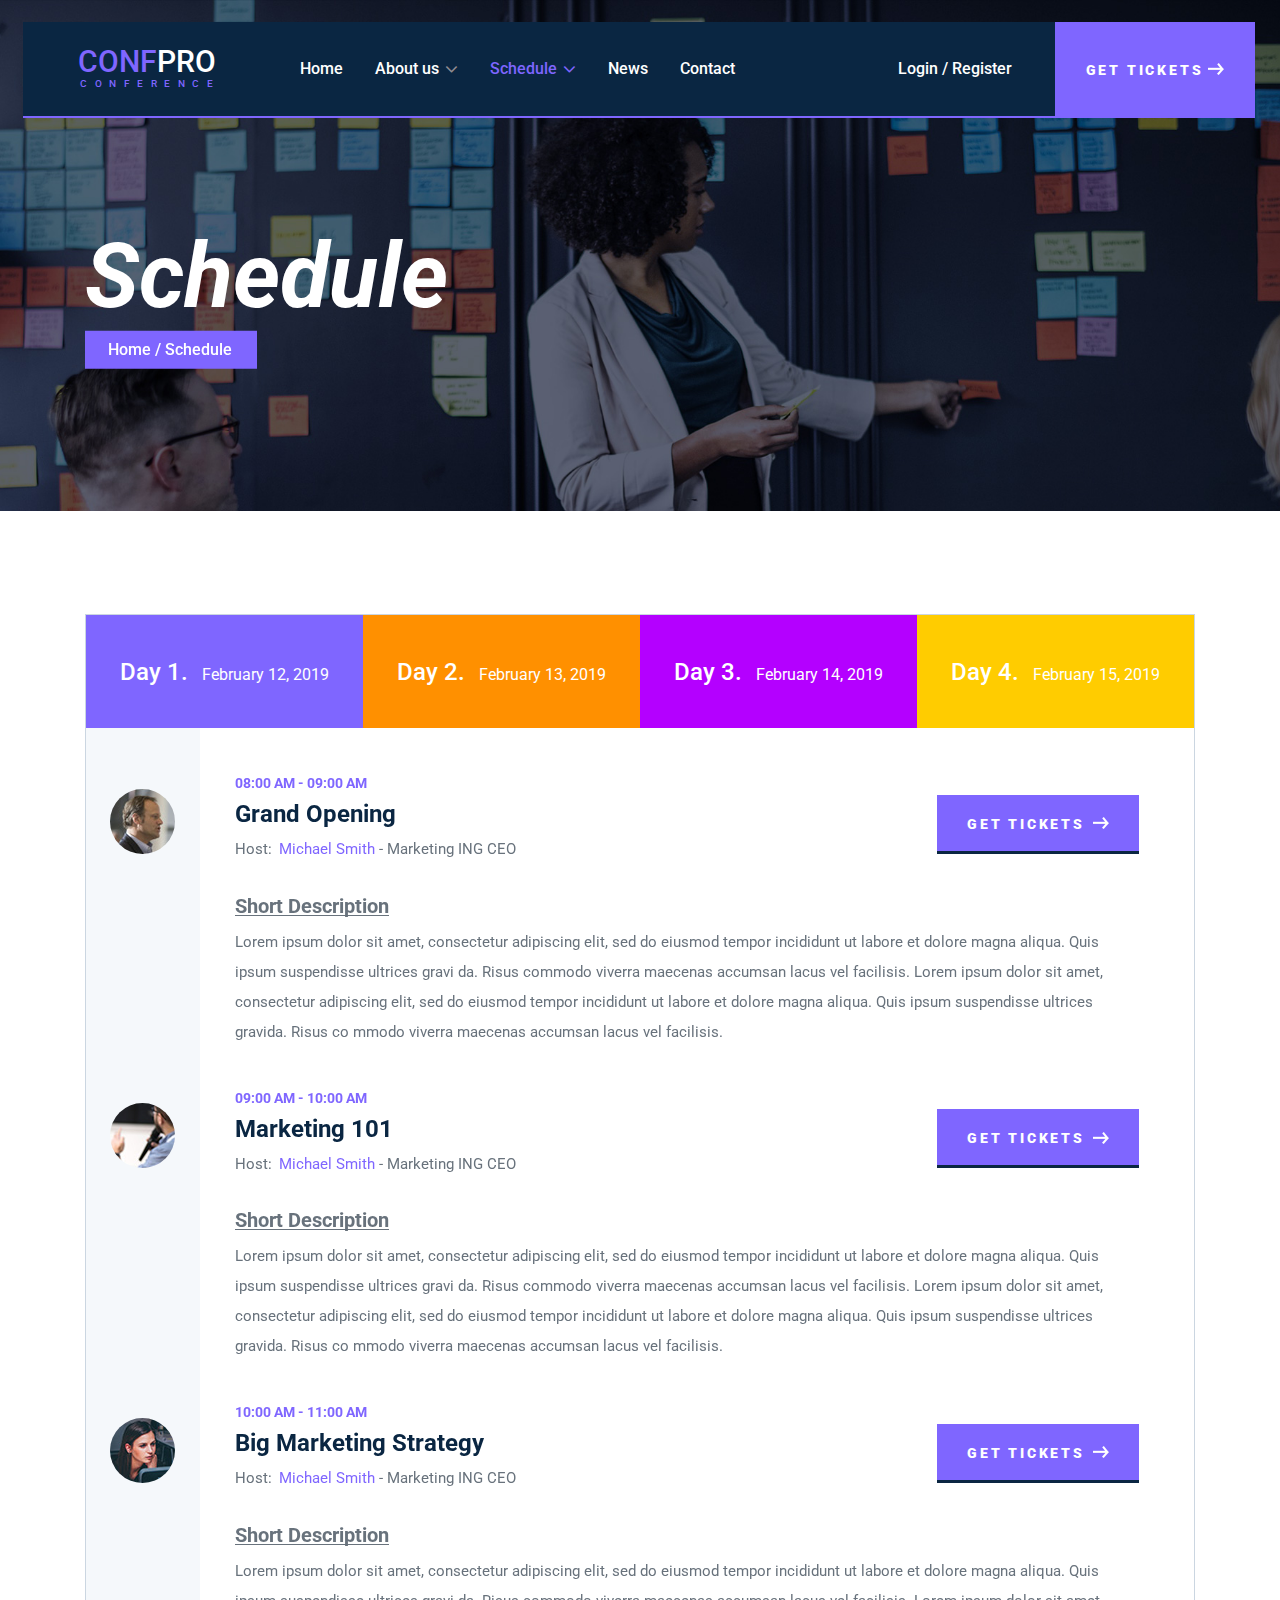
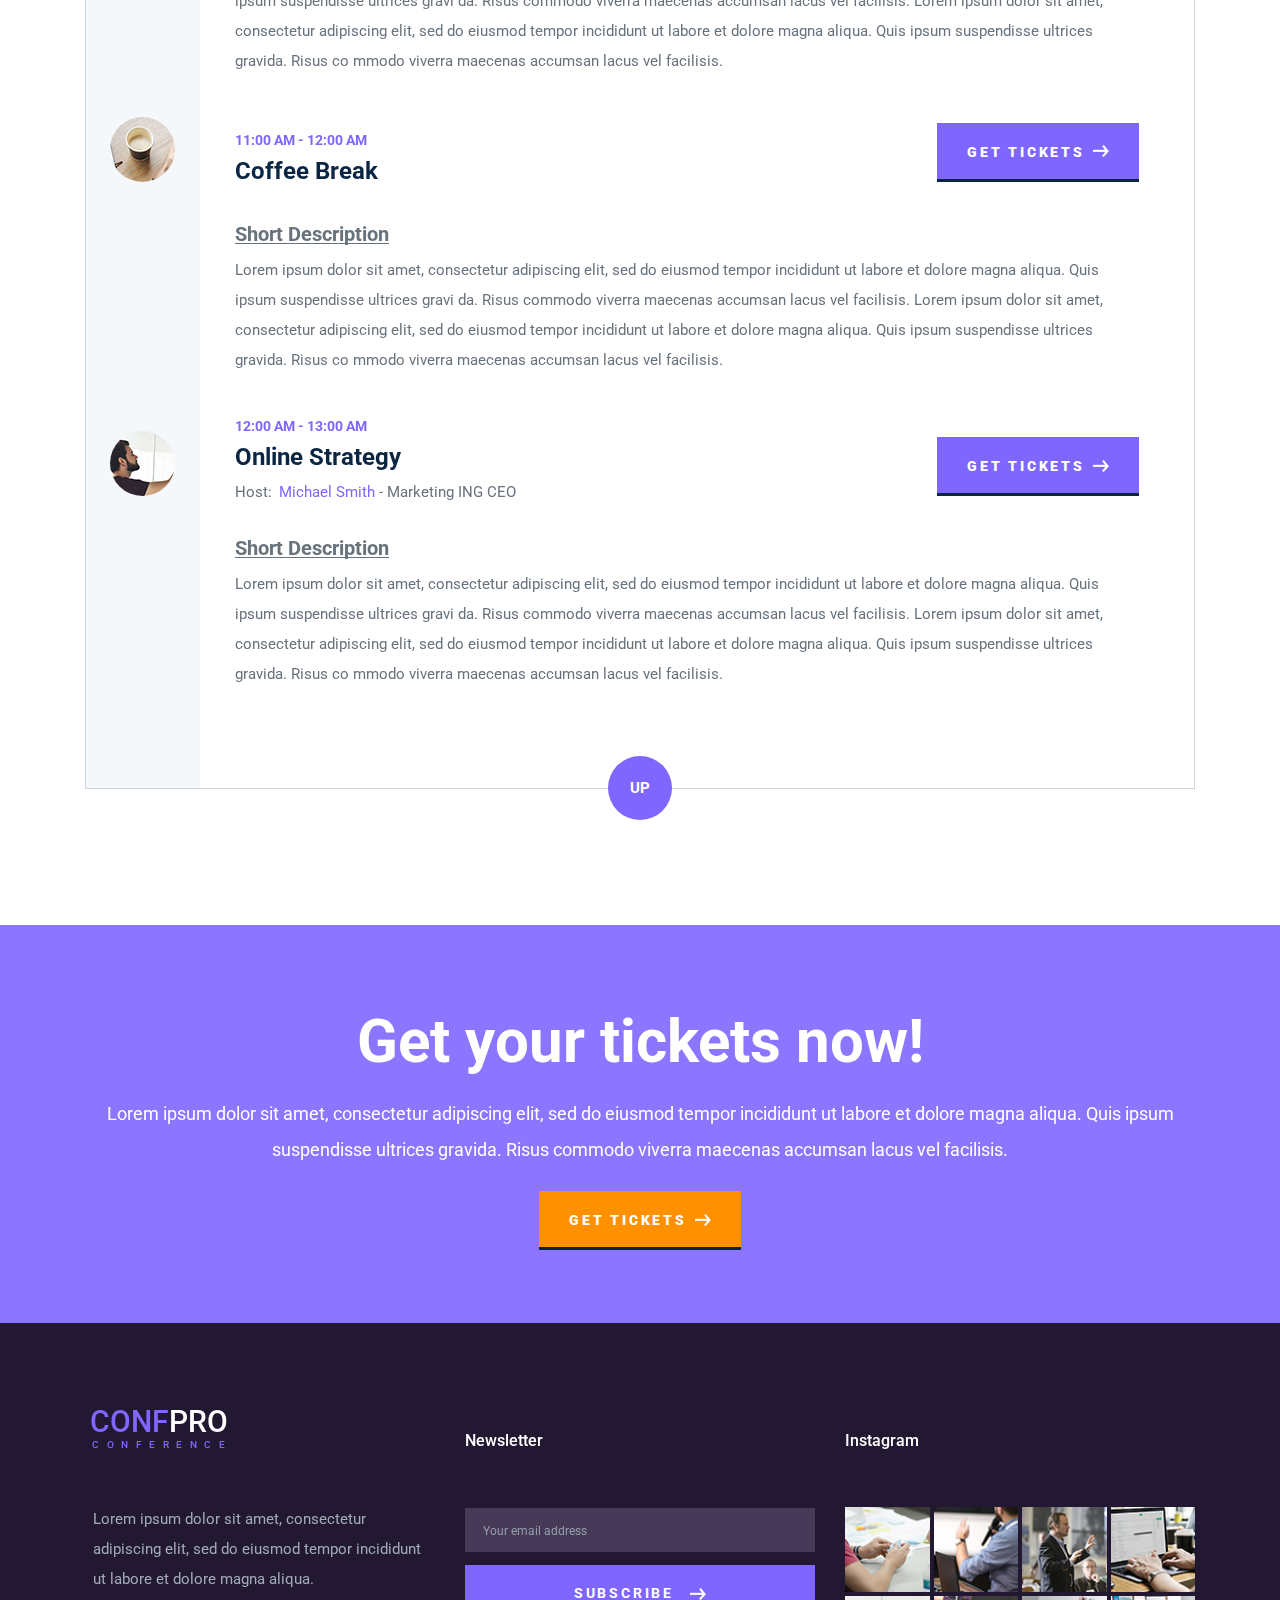
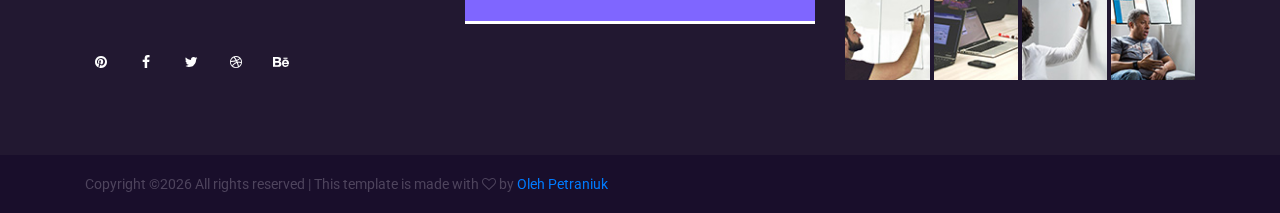
<file: schedule.html>
<!DOCTYPE html>
<html lang="en">
<head>
<title>Schedule</title>
<meta charset="utf-8">
<meta http-equiv="X-UA-Compatible" content="IE=edge">
<meta name="description" content="Confpro template project">
<meta name="viewport" content="width=device-width, initial-scale=1">
<link rel="stylesheet" type="text/css" href="styles/bootstrap-4.1.2/bootstrap.min.css">
<link href="plugins/font-awesome-4.7.0/css/font-awesome.min.css" rel="stylesheet" type="text/css">
<link href="plugins/colorbox/colorbox.css" rel="stylesheet" type="text/css">
<link rel="stylesheet" type="text/css" href="styles/schedule.css">
<link rel="stylesheet" type="text/css" href="styles/schedule_responsive.css">
</head>
<body>

    <div class="super_container">
	
	<!-- Header -->
	<header class="header">
		<div class="header_content d-flex flex-row align-items-center justify-content-start">	
			<div class="logo">
				<a href="#">
					<span>conf<span>pro</span></span>
					<span>conference</span>
				</a>
			</div>
			<!-- Main Navigation -->
			<nav class="main_nav">
				<ul class="d-flex flex-row align-items-center justify-content-start">
					<li><a href="index.html">Home</a></li>
					<li class="has_children">
						<a href="about.html">About us</a>
						<ul>
							<li><a href="#">Nav Item</a></li>
							<li class="has_children">
								<a href="#">Nav Item</a>
								<ul>
									<li><a href="#">Nav Item</a></li>
									<li><a href="#">Nav Item</a></li>
									<li><a href="#">Nav Item</a></li>
								</ul>
							</li>
							<li><a href="#">Nav Item</a></li>
							<li><a href="#">Nav Item</a></li>
							<li><a href="#">Nav Item</a></li>
						</ul>
					</li>
					<li class="has_children active">
						<a href="schedule.html">Schedule</a>
						<ul>
							<li><a href="#">Nav Item</a></li>
							<li class="has_children">
								<a href="#">Nav Item</a>
								<ul>
									<li><a href="#">Nav Item</a></li>
									<li><a href="#">Nav Item</a></li>
									<li><a href="#">Nav Item</a></li>
								</ul>
							</li>
							<li><a href="#">Nav Item</a></li>
							<li><a href="#">Nav Item</a></li>
							<li><a href="#">Nav Item</a></li>
						</ul>
					</li>
					<li><a href="blog.html">News</a></li>
					<li><a href="contact.html">Contact</a></li>
				</ul>
			</nav>
			<div class="header_right ml-auto d-flex flex-row align-items-center justify-content-start">
				<div class="log_reg">
					<ul class="d-flex flex-row align-items-start justify-content-start">
						<li><a href="#">Login</a></li>
						<li><a href="#">Register</a></li>
					</ul>
				</div>
				<div class="social">
					<ul class="d-flex flex-row align-items-center justify-content-start">
						<li><a href="#"><i class="fa fa-pinterest" aria-hidden="true"></i></a></li>
						<li><a href="#"><i class="fa fa-facebook" aria-hidden="true"></i></a></li>
						<li><a href="#"><i class="fa fa-twitter" aria-hidden="true"></i></a></li>
						<li><a href="#"><i class="fa fa-dribbble" aria-hidden="true"></i></a></li>
						<li><a href="#"><i class="fa fa-behance" aria-hidden="true"></i></a></li>
					</ul>
				</div>
				<div class="header_link">
					<a href="#">
						<span>get tickets<img src="images/arrow.png" alt=""></span>
					</a>
				</div>
				<div class="hamburger"><i class="fa fa-bars" aria-hidden="true"></i></div>
			</div>
		</div>
    </header>

    <!-- Menu -->
	<div class="menu">
		<div class="menu_container">
			<div class="menu_close"><i class="fa fa-times" aria-hidden="true"></i></div>
			<div class="menu_content d-flex flex-column align-items-center justify-content-start">
				<nav class="menu_nav">
					<ul class="d-flex flex-column align-items-center justify-content-start">
						<li><a href="index.html">Home</a></li>
						<li><a href="about.html">About us</a></li>
						<li><a href="schedule.html">Schedule</a></li>
						<li><a href="blog.html">News</a></li>
						<li><a href="contact.html">Contact</a></li>
					</ul>
				</nav>
			</div>
			<div class="menu_social">
				<div class="social">
					<ul class="d-flex flex-row align-items-center justify-content-start">
						<li><a href="#"><i class="fa fa-pinterest" aria-hidden="true"></i></a></li>
						<li><a href="#"><i class="fa fa-facebook" aria-hidden="true"></i></a></li>
						<li><a href="#"><i class="fa fa-twitter" aria-hidden="true"></i></a></li>
						<li><a href="#"><i class="fa fa-dribbble" aria-hidden="true"></i></a></li>
						<li><a href="#"><i class="fa fa-behance" aria-hidden="true"></i></a></li>
					</ul>
				</div>
			</div>
		</div>
    </div>
    
    <!-- Home -->

	<div class="home">
		<div class="parallax_background parallax-window" data-parallax="scroll" data-image-src="images/schedule_page.jpg" data-speed="0.8"></div>
		<div class="home_container">
			<div class="container">
				<div class="row">
					<div class="col">
						<div class="home_content">
							<div class="home_title"><h1>Schedule</h1></div>
							<div class="breadcrumbs">
								<ul class="d-flex flex-row align-items-center justify-content-start">
									<li><a href="index.html">Home</a></li>
									<li>Schedule</li>
								</ul>
							</div>
						</div>
					</div>
				</div>
			</div>
		</div>
    </div>
    
    <!-- Schedule -->
	<div class="schedule">
		<div class="container">
			<div class="row">
				<div class="col">
					<div class="schedule_container">
						<div class="tabs d-flex flex-row align-items-start justify-content-start flex-wrap">
							<div class="tab active d-flex flex-row align-items-center justify-content-center">
								<div>Day 1. <span>February 12, 2019</span></div>
							</div>
							<div class="tab active d-flex flex-row align-items-center justify-content-center">
								<div>Day 2. <span>February 13, 2019</span></div>
							</div>
							<div class="tab active d-flex flex-row align-items-center justify-content-center">
								<div>Day 3. <span>February 14, 2019</span></div>
							</div>
							<div class="tab active d-flex flex-row align-items-center justify-content-center">
								<div>Day 4. <span>February 15, 2019</span></div>
							</div>
						</div>

						<div class="tab_panels">
							<div class="tab_panel active">
								<div class="schedule_item">
									<div class="schedule_title_bar d-flex flex-lg-row flex-column align-items-lg-end justify-content-start">
										<div class="schedule_title_container d-flex flex-row align-items-end justify-content-start">
											<div class="schedule_image"><img src="images/schedule_1.jpg" alt=""></div>
											<div class="schedule_content">
												<div class="schedule_time">08:00 AM - 09:00 AM</div>
												<div class="schedule_title">Grand Opening</div>
												<div class="schedule_info">Host: <a href="#">Michael Smith</a> - Marketing ING CEO</div>
											</div>
										</div>
										<div class="button button_2 ml-lg-auto schedule_button"><a href="#"><span>get tickets</span><img src="images/arrow.png" alt=""></a></div>
									</div>
									<div class="schedule_text">
										<div class="schedule_text_title">Short Description</div>
										<p>Lorem ipsum dolor sit amet, consectetur adipiscing elit, sed do eiusmod tempor incididunt ut labore et dolore magna aliqua. Quis ipsum suspendisse ultrices gravi da. Risus commodo viverra maecenas accumsan lacus vel facilisis. Lorem ipsum dolor sit amet, consectetur adipiscing elit, sed do eiusmod tempor incididunt ut labore et dolore magna aliqua. Quis ipsum suspendisse ultrices gravida. Risus co mmodo viverra maecenas accumsan lacus vel facilisis.</p>
									</div>
								</div>
								<div class="schedule_item">
									<div class="schedule_title_bar d-flex flex-lg-row flex-column align-items-lg-end justify-content-start">
										<div class="schedule_title_container d-flex flex-row align-items-end justify-content-start">
											<div class="schedule_image"><img src="images/schedule_2.jpg" alt=""></div>
											<div class="schedule_content">
												<div class="schedule_time">09:00 AM - 10:00 AM</div>
												<div class="schedule_title">Marketing 101</div>
												<div class="schedule_info">Host: <a href="#">Michael Smith</a> - Marketing ING CEO</div>
											</div>
										</div>
										<div class="button button_2 ml-lg-auto schedule_button"><a href="#"><span>get tickets</span><img src="images/arrow.png" alt=""></a></div>
									</div>
									<div class="schedule_text">
										<div class="schedule_text_title">Short Description</div>
										<p>Lorem ipsum dolor sit amet, consectetur adipiscing elit, sed do eiusmod tempor incididunt ut labore et dolore magna aliqua. Quis ipsum suspendisse ultrices gravi da. Risus commodo viverra maecenas accumsan lacus vel facilisis. Lorem ipsum dolor sit amet, consectetur adipiscing elit, sed do eiusmod tempor incididunt ut labore et dolore magna aliqua. Quis ipsum suspendisse ultrices gravida. Risus co mmodo viverra maecenas accumsan lacus vel facilisis.</p>
									</div>
								</div>
								<div class="schedule_item">
									<div class="schedule_title_bar d-flex flex-lg-row flex-column align-items-lg-end justify-content-start">
										<div class="schedule_title_container d-flex flex-row align-items-end justify-content-start">
											<div class="schedule_image"><img src="images/schedule_3.jpg" alt=""></div>
											<div class="schedule_content">
												<div class="schedule_time">10:00 AM - 11:00 AM</div>
												<div class="schedule_title">Big Marketing Strategy</div>
												<div class="schedule_info">Host: <a href="#">Michael Smith</a> - Marketing ING CEO</div>
											</div>
										</div>
										<div class="button button_2 ml-lg-auto schedule_button"><a href="#"><span>get tickets</span><img src="images/arrow.png" alt=""></a></div>
									</div>
									<div class="schedule_text">
										<div class="schedule_text_title">Short Description</div>
										<p>Lorem ipsum dolor sit amet, consectetur adipiscing elit, sed do eiusmod tempor incididunt ut labore et dolore magna aliqua. Quis ipsum suspendisse ultrices gravi da. Risus commodo viverra maecenas accumsan lacus vel facilisis. Lorem ipsum dolor sit amet, consectetur adipiscing elit, sed do eiusmod tempor incididunt ut labore et dolore magna aliqua. Quis ipsum suspendisse ultrices gravida. Risus co mmodo viverra maecenas accumsan lacus vel facilisis.</p>
									</div>
								</div>
								<div class="schedule_item">
									<div class="schedule_title_bar d-flex flex-lg-row flex-column align-items-lg-end justify-content-start">
										<div class="schedule_title_container d-flex flex-row align-items-end justify-content-start">
											<div class="schedule_image"><img src="images/schedule_4.jpg" alt=""></div>
											<div class="schedule_content">
												<div class="schedule_time">11:00 AM - 12:00 AM</div>
												<div class="schedule_title">Coffee Break</div>
											</div>
										</div>
										<div class="button button_2 ml-lg-auto schedule_button"><a href="#"><span>get tickets</span><img src="images/arrow.png" alt=""></a></div>
									</div>
									<div class="schedule_text">
										<div class="schedule_text_title">Short Description</div>
										<p>Lorem ipsum dolor sit amet, consectetur adipiscing elit, sed do eiusmod tempor incididunt ut labore et dolore magna aliqua. Quis ipsum suspendisse ultrices gravi da. Risus commodo viverra maecenas accumsan lacus vel facilisis. Lorem ipsum dolor sit amet, consectetur adipiscing elit, sed do eiusmod tempor incididunt ut labore et dolore magna aliqua. Quis ipsum suspendisse ultrices gravida. Risus co mmodo viverra maecenas accumsan lacus vel facilisis.</p>
									</div>
								</div>
								<div class="schedule_item">
									<div class="schedule_title_bar d-flex flex-lg-row flex-column align-items-lg-end justify-content-start">
										<div class="schedule_title_container d-flex flex-row align-items-end justify-content-start">
											<div class="schedule_image"><img src="images/schedule_5.jpg" alt=""></div>
											<div class="schedule_content">
												<div class="schedule_time">12:00 AM - 13:00 AM</div>
												<div class="schedule_title">Online Strategy</div>
												<div class="schedule_info">Host: <a href="#">Michael Smith</a> - Marketing ING CEO</div>
											</div>
										</div>
										<div class="button button_2 ml-lg-auto schedule_button"><a href="#"><span>get tickets</span><img src="images/arrow.png" alt=""></a></div>
									</div>
									<div class="schedule_text">
										<div class="schedule_text_title">Short Description</div>
										<p>Lorem ipsum dolor sit amet, consectetur adipiscing elit, sed do eiusmod tempor incididunt ut labore et dolore magna aliqua. Quis ipsum suspendisse ultrices gravi da. Risus commodo viverra maecenas accumsan lacus vel facilisis. Lorem ipsum dolor sit amet, consectetur adipiscing elit, sed do eiusmod tempor incididunt ut labore et dolore magna aliqua. Quis ipsum suspendisse ultrices gravida. Risus co mmodo viverra maecenas accumsan lacus vel facilisis.</p>
									</div>
								</div>
							</div>
							<div class="tab_panel">	
								<div class="schedule_item">
									<div class="schedule_title_bar d-flex flex-lg-row flex-column align-items-lg-end justify-content-start">
										<div class="schedule_title_container d-flex flex-row align-items-end justify-content-start">
											<div class="schedule_image"><img src="images/schedule_1.jpg" alt=""></div>
											<div class="schedule_content">
												<div class="schedule_time">08:00 AM - 09:00 AM</div>
												<div class="schedule_title">Grand Opening</div>
												<div class="schedule_info">Host: <a href="#">Michael Smith</a> - Marketing ING CEO</div>
											</div>
										</div>
										<div class="button button_2 ml-lg-auto schedule_button"><a href="#"><span>get tickets</span><img src="images/arrow.png" alt=""></a></div>
									</div>
									<div class="schedule_text">
										<div class="schedule_text_title">Short Description</div>
										<p>Lorem ipsum dolor sit amet, consectetur adipiscing elit, sed do eiusmod tempor incididunt ut labore et dolore magna aliqua. Quis ipsum suspendisse ultrices gravi da. Risus commodo viverra maecenas accumsan lacus vel facilisis. Lorem ipsum dolor sit amet, consectetur adipiscing elit, sed do eiusmod tempor incididunt ut labore et dolore magna aliqua. Quis ipsum suspendisse ultrices gravida. Risus co mmodo viverra maecenas accumsan lacus vel facilisis.</p>
									</div>
								</div>
								<div class="schedule_item">
									<div class="schedule_title_bar d-flex flex-lg-row flex-column align-items-lg-end justify-content-start">
										<div class="schedule_title_container d-flex flex-row align-items-end justify-content-start">
											<div class="schedule_image"><img src="images/schedule_2.jpg" alt=""></div>
											<div class="schedule_content">
												<div class="schedule_time">09:00 AM - 10:00 AM</div>
												<div class="schedule_title">Marketing 101</div>
												<div class="schedule_info">Host: <a href="#">Michael Smith</a> - Marketing ING CEO</div>
											</div>
										</div>
										<div class="button button_2 ml-lg-auto schedule_button"><a href="#"><span>get tickets</span><img src="images/arrow.png" alt=""></a></div>
									</div>
									<div class="schedule_text">
										<div class="schedule_text_title">Short Description</div>
										<p>Lorem ipsum dolor sit amet, consectetur adipiscing elit, sed do eiusmod tempor incididunt ut labore et dolore magna aliqua. Quis ipsum suspendisse ultrices gravi da. Risus commodo viverra maecenas accumsan lacus vel facilisis. Lorem ipsum dolor sit amet, consectetur adipiscing elit, sed do eiusmod tempor incididunt ut labore et dolore magna aliqua. Quis ipsum suspendisse ultrices gravida. Risus co mmodo viverra maecenas accumsan lacus vel facilisis.</p>
									</div>
								</div>
								<div class="schedule_item">
									<div class="schedule_title_bar d-flex flex-lg-row flex-column align-items-lg-end justify-content-start">
										<div class="schedule_title_container d-flex flex-row align-items-end justify-content-start">
											<div class="schedule_image"><img src="images/schedule_3.jpg" alt=""></div>
											<div class="schedule_content">
												<div class="schedule_time">10:00 AM - 11:00 AM</div>
												<div class="schedule_title">Big Marketing Strategy</div>
												<div class="schedule_info">Host: <a href="#">Michael Smith</a> - Marketing ING CEO</div>
											</div>
										</div>
										<div class="button button_2 ml-lg-auto schedule_button"><a href="#"><span>get tickets</span><img src="images/arrow.png" alt=""></a></div>
									</div>
									<div class="schedule_text">
										<div class="schedule_text_title">Short Description</div>
										<p>Lorem ipsum dolor sit amet, consectetur adipiscing elit, sed do eiusmod tempor incididunt ut labore et dolore magna aliqua. Quis ipsum suspendisse ultrices gravi da. Risus commodo viverra maecenas accumsan lacus vel facilisis. Lorem ipsum dolor sit amet, consectetur adipiscing elit, sed do eiusmod tempor incididunt ut labore et dolore magna aliqua. Quis ipsum suspendisse ultrices gravida. Risus co mmodo viverra maecenas accumsan lacus vel facilisis.</p>
									</div>
								</div>
							</div>
							<div class="tab_panel">
								<div class="schedule_item">
									<div class="schedule_title_bar d-flex flex-lg-row flex-column align-items-lg-end justify-content-start">
										<div class="schedule_title_container d-flex flex-row align-items-end justify-content-start">
											<div class="schedule_image"><img src="images/schedule_1.jpg" alt=""></div>
											<div class="schedule_content">
												<div class="schedule_time">08:00 AM - 09:00 AM</div>
												<div class="schedule_title">Grand Opening</div>
												<div class="schedule_info">Host: <a href="#">Michael Smith</a> - Marketing ING CEO</div>
											</div>
										</div>
										<div class="button button_2 ml-lg-auto schedule_button"><a href="#"><span>get tickets</span><img src="images/arrow.png" alt=""></a></div>
									</div>
									<div class="schedule_text">
										<div class="schedule_text_title">Short Description</div>
										<p>Lorem ipsum dolor sit amet, consectetur adipiscing elit, sed do eiusmod tempor incididunt ut labore et dolore magna aliqua. Quis ipsum suspendisse ultrices gravi da. Risus commodo viverra maecenas accumsan lacus vel facilisis. Lorem ipsum dolor sit amet, consectetur adipiscing elit, sed do eiusmod tempor incididunt ut labore et dolore magna aliqua. Quis ipsum suspendisse ultrices gravida. Risus co mmodo viverra maecenas accumsan lacus vel facilisis.</p>
									</div>
								</div>
								<div class="schedule_item">
									<div class="schedule_title_bar d-flex flex-lg-row flex-column align-items-lg-end justify-content-start">
										<div class="schedule_title_container d-flex flex-row align-items-end justify-content-start">
											<div class="schedule_image"><img src="images/schedule_2.jpg" alt=""></div>
											<div class="schedule_content">
												<div class="schedule_time">09:00 AM - 10:00 AM</div>
												<div class="schedule_title">Marketing 101</div>
												<div class="schedule_info">Host: <a href="#">Michael Smith</a> - Marketing ING CEO</div>
											</div>
										</div>
										<div class="button button_2 ml-lg-auto schedule_button"><a href="#"><span>get tickets</span><img src="images/arrow.png" alt=""></a></div>
									</div>
									<div class="schedule_text">
										<div class="schedule_text_title">Short Description</div>
										<p>Lorem ipsum dolor sit amet, consectetur adipiscing elit, sed do eiusmod tempor incididunt ut labore et dolore magna aliqua. Quis ipsum suspendisse ultrices gravi da. Risus commodo viverra maecenas accumsan lacus vel facilisis. Lorem ipsum dolor sit amet, consectetur adipiscing elit, sed do eiusmod tempor incididunt ut labore et dolore magna aliqua. Quis ipsum suspendisse ultrices gravida. Risus co mmodo viverra maecenas accumsan lacus vel facilisis.</p>
									</div>
								</div>
								<div class="schedule_item">
									<div class="schedule_title_bar d-flex flex-lg-row flex-column align-items-lg-end justify-content-start">
										<div class="schedule_title_container d-flex flex-row align-items-end justify-content-start">
											<div class="schedule_image"><img src="images/schedule_3.jpg" alt=""></div>
											<div class="schedule_content">
												<div class="schedule_time">10:00 AM - 11:00 AM</div>
												<div class="schedule_title">Big Marketing Strategy</div>
												<div class="schedule_info">Host: <a href="#">Michael Smith</a> - Marketing ING CEO</div>
											</div>
										</div>
										<div class="button button_2 ml-lg-auto schedule_button"><a href="#"><span>get tickets</span><img src="images/arrow.png" alt=""></a></div>
									</div>
									<div class="schedule_text">
										<div class="schedule_text_title">Short Description</div>
										<p>Lorem ipsum dolor sit amet, consectetur adipiscing elit, sed do eiusmod tempor incididunt ut labore et dolore magna aliqua. Quis ipsum suspendisse ultrices gravi da. Risus commodo viverra maecenas accumsan lacus vel facilisis. Lorem ipsum dolor sit amet, consectetur adipiscing elit, sed do eiusmod tempor incididunt ut labore et dolore magna aliqua. Quis ipsum suspendisse ultrices gravida. Risus co mmodo viverra maecenas accumsan lacus vel facilisis.</p>
									</div>
								</div>
								<div class="schedule_item">
									<div class="schedule_title_bar d-flex flex-lg-row flex-column align-items-lg-end justify-content-start">
										<div class="schedule_title_container d-flex flex-row align-items-end justify-content-start">
											<div class="schedule_image"><img src="images/schedule_4.jpg" alt=""></div>
											<div class="schedule_content">
												<div class="schedule_time">11:00 AM - 12:00 AM</div>
												<div class="schedule_title">Coffee Break</div>
											</div>
										</div>
										<div class="button button_2 ml-lg-auto schedule_button"><a href="#"><span>get tickets</span><img src="images/arrow.png" alt=""></a></div>
									</div>
									<div class="schedule_text">
										<div class="schedule_text_title">Short Description</div>
										<p>Lorem ipsum dolor sit amet, consectetur adipiscing elit, sed do eiusmod tempor incididunt ut labore et dolore magna aliqua. Quis ipsum suspendisse ultrices gravi da. Risus commodo viverra maecenas accumsan lacus vel facilisis. Lorem ipsum dolor sit amet, consectetur adipiscing elit, sed do eiusmod tempor incididunt ut labore et dolore magna aliqua. Quis ipsum suspendisse ultrices gravida. Risus co mmodo viverra maecenas accumsan lacus vel facilisis.</p>
									</div>
								</div>
								<div class="schedule_item">
									<div class="schedule_title_bar d-flex flex-lg-row flex-column align-items-lg-end justify-content-start">
										<div class="schedule_title_container d-flex flex-row align-items-end justify-content-start">
											<div class="schedule_image"><img src="images/schedule_5.jpg" alt=""></div>
											<div class="schedule_content">
												<div class="schedule_time">12:00 AM - 13:00 AM</div>
												<div class="schedule_title">Online Strategy</div>
												<div class="schedule_info">Host: <a href="#">Michael Smith</a> - Marketing ING CEO</div>
											</div>
										</div>
										<div class="button button_2 ml-lg-auto schedule_button"><a href="#"><span>get tickets</span><img src="images/arrow.png" alt=""></a></div>
									</div>
									<div class="schedule_text">
										<div class="schedule_text_title">Short Description</div>
										<p>Lorem ipsum dolor sit amet, consectetur adipiscing elit, sed do eiusmod tempor incididunt ut labore et dolore magna aliqua. Quis ipsum suspendisse ultrices gravi da. Risus commodo viverra maecenas accumsan lacus vel facilisis. Lorem ipsum dolor sit amet, consectetur adipiscing elit, sed do eiusmod tempor incididunt ut labore et dolore magna aliqua. Quis ipsum suspendisse ultrices gravida. Risus co mmodo viverra maecenas accumsan lacus vel facilisis.</p>
									</div>
								</div>
								<div class="schedule_item">
									<div class="schedule_title_bar d-flex flex-lg-row flex-column align-items-lg-end justify-content-start">
										<div class="schedule_title_container d-flex flex-row align-items-end justify-content-start">
											<div class="schedule_image"><img src="images/schedule_6.jpg" alt=""></div>
											<div class="schedule_content">
												<div class="schedule_time">13:00 AM - 14:00 AM</div>
												<div class="schedule_title">Online Marketing Discussion</div>
												<div class="schedule_info">Host: <a href="#">Michael Smith</a> - Marketing ING CEO</div>
											</div>
										</div>
										<div class="button button_2 ml-lg-auto schedule_button"><a href="#"><span>get tickets</span><img src="images/arrow.png" alt=""></a></div>
									</div>
									<div class="schedule_text">
										<div class="schedule_text_title">Short Description</div>
										<p>Lorem ipsum dolor sit amet, consectetur adipiscing elit, sed do eiusmod tempor incididunt ut labore et dolore magna aliqua. Quis ipsum suspendisse ultrices gravi da. Risus commodo viverra maecenas accumsan lacus vel facilisis. Lorem ipsum dolor sit amet, consectetur adipiscing elit, sed do eiusmod tempor incididunt ut labore et dolore magna aliqua. Quis ipsum suspendisse ultrices gravida. Risus co mmodo viverra maecenas accumsan lacus vel facilisis.</p>
									</div>
								</div>
							</div>
							<div class="tab_panel">	
								<div class="schedule_item">
									<div class="schedule_title_bar d-flex flex-lg-row flex-column align-items-lg-end justify-content-start">
										<div class="schedule_title_container d-flex flex-row align-items-end justify-content-start">
											<div class="schedule_image"><img src="images/schedule_1.jpg" alt=""></div>
											<div class="schedule_content">
												<div class="schedule_time">08:00 AM - 09:00 AM</div>
												<div class="schedule_title">Grand Opening</div>
												<div class="schedule_info">Host: <a href="#">Michael Smith</a> - Marketing ING CEO</div>
											</div>
										</div>
										<div class="button button_2 ml-lg-auto schedule_button"><a href="#"><span>get tickets</span><img src="images/arrow.png" alt=""></a></div>
									</div>
									<div class="schedule_text">
										<div class="schedule_text_title">Short Description</div>
										<p>Lorem ipsum dolor sit amet, consectetur adipiscing elit, sed do eiusmod tempor incididunt ut labore et dolore magna aliqua. Quis ipsum suspendisse ultrices gravi da. Risus commodo viverra maecenas accumsan lacus vel facilisis. Lorem ipsum dolor sit amet, consectetur adipiscing elit, sed do eiusmod tempor incididunt ut labore et dolore magna aliqua. Quis ipsum suspendisse ultrices gravida. Risus co mmodo viverra maecenas accumsan lacus vel facilisis.</p>
									</div>
								</div>
								<div class="schedule_item">
									<div class="schedule_title_bar d-flex flex-lg-row flex-column align-items-lg-end justify-content-start">
										<div class="schedule_title_container d-flex flex-row align-items-end justify-content-start">
											<div class="schedule_image"><img src="images/schedule_2.jpg" alt=""></div>
											<div class="schedule_content">
												<div class="schedule_time">09:00 AM - 10:00 AM</div>
												<div class="schedule_title">Marketing 101</div>
												<div class="schedule_info">Host: <a href="#">Michael Smith</a> - Marketing ING CEO</div>
											</div>
										</div>
										<div class="button button_2 ml-lg-auto schedule_button"><a href="#"><span>get tickets</span><img src="images/arrow.png" alt=""></a></div>
									</div>
									<div class="schedule_text">
										<div class="schedule_text_title">Short Description</div>
										<p>Lorem ipsum dolor sit amet, consectetur adipiscing elit, sed do eiusmod tempor incididunt ut labore et dolore magna aliqua. Quis ipsum suspendisse ultrices gravi da. Risus commodo viverra maecenas accumsan lacus vel facilisis. Lorem ipsum dolor sit amet, consectetur adipiscing elit, sed do eiusmod tempor incididunt ut labore et dolore magna aliqua. Quis ipsum suspendisse ultrices gravida. Risus co mmodo viverra maecenas accumsan lacus vel facilisis.</p>
									</div>
								</div>
								<div class="schedule_item">
									<div class="schedule_title_bar d-flex flex-lg-row flex-column align-items-lg-end justify-content-start">
										<div class="schedule_title_container d-flex flex-row align-items-end justify-content-start">
											<div class="schedule_image"><img src="images/schedule_3.jpg" alt=""></div>
											<div class="schedule_content">
												<div class="schedule_time">10:00 AM - 11:00 AM</div>
												<div class="schedule_title">Big Marketing Strategy</div>
												<div class="schedule_info">Host: <a href="#">Michael Smith</a> - Marketing ING CEO</div>
											</div>
										</div>
										<div class="button button_2 ml-lg-auto schedule_button"><a href="#"><span>get tickets</span><img src="images/arrow.png" alt=""></a></div>
									</div>
									<div class="schedule_text">
										<div class="schedule_text_title">Short Description</div>
										<p>Lorem ipsum dolor sit amet, consectetur adipiscing elit, sed do eiusmod tempor incididunt ut labore et dolore magna aliqua. Quis ipsum suspendisse ultrices gravi da. Risus commodo viverra maecenas accumsan lacus vel facilisis. Lorem ipsum dolor sit amet, consectetur adipiscing elit, sed do eiusmod tempor incididunt ut labore et dolore magna aliqua. Quis ipsum suspendisse ultrices gravida. Risus co mmodo viverra maecenas accumsan lacus vel facilisis.</p>
									</div>
								</div>
								<div class="schedule_item">
									<div class="schedule_title_bar d-flex flex-lg-row flex-column align-items-lg-end justify-content-start">
										<div class="schedule_title_container d-flex flex-row align-items-end justify-content-start">
											<div class="schedule_image"><img src="images/schedule_4.jpg" alt=""></div>
											<div class="schedule_content">
												<div class="schedule_time">11:00 AM - 12:00 AM</div>
												<div class="schedule_title">Coffee Break</div>
											</div>
										</div>
										<div class="button button_2 ml-lg-auto schedule_button"><a href="#"><span>get tickets</span><img src="images/arrow.png" alt=""></a></div>
									</div>
									<div class="schedule_text">
										<div class="schedule_text_title">Short Description</div>
										<p>Lorem ipsum dolor sit amet, consectetur adipiscing elit, sed do eiusmod tempor incididunt ut labore et dolore magna aliqua. Quis ipsum suspendisse ultrices gravi da. Risus commodo viverra maecenas accumsan lacus vel facilisis. Lorem ipsum dolor sit amet, consectetur adipiscing elit, sed do eiusmod tempor incididunt ut labore et dolore magna aliqua. Quis ipsum suspendisse ultrices gravida. Risus co mmodo viverra maecenas accumsan lacus vel facilisis.</p>
									</div>
								</div>
								<div class="schedule_item">
									<div class="schedule_title_bar d-flex flex-lg-row flex-column align-items-lg-end justify-content-start">
										<div class="schedule_title_container d-flex flex-row align-items-end justify-content-start">
											<div class="schedule_image"><img src="images/schedule_5.jpg" alt=""></div>
											<div class="schedule_content">
												<div class="schedule_time">12:00 AM - 13:00 AM</div>
												<div class="schedule_title">Online Strategy</div>
												<div class="schedule_info">Host: <a href="#">Michael Smith</a> - Marketing ING CEO</div>
											</div>
										</div>
										<div class="button button_2 ml-lg-auto schedule_button"><a href="#"><span>get tickets</span><img src="images/arrow.png" alt=""></a></div>
									</div>
									<div class="schedule_text">
										<div class="schedule_text_title">Short Description</div>
										<p>Lorem ipsum dolor sit amet, consectetur adipiscing elit, sed do eiusmod tempor incididunt ut labore et dolore magna aliqua. Quis ipsum suspendisse ultrices gravi da. Risus commodo viverra maecenas accumsan lacus vel facilisis. Lorem ipsum dolor sit amet, consectetur adipiscing elit, sed do eiusmod tempor incididunt ut labore et dolore magna aliqua. Quis ipsum suspendisse ultrices gravida. Risus co mmodo viverra maecenas accumsan lacus vel facilisis.</p>
									</div>
								</div>
							</div>
						</div>
						<div class="scroll_up scroll_link" data-scroll-to=".schedule">up</div>
					</div>
				</div>
			</div>
		</div>
    </div>

    <!-- CTA -->
	<div class="cta">
		<div class="parallax_background parallax-window" data-parallax="scroll" data-image-src="images/cta.jpg" data-speed="0.8"></div>
		<div class="cta_overlay"></div>
		<div class="container">
			<div class="row">
				<div class="col">
					<div class="cta_content text-center">
						<div class="cta_title text-center"><h1>Get your tickets now!</h1></div>
						<div class="cta_text text-center">
							<p>Lorem ipsum dolor sit amet, consectetur adipiscing elit, sed do eiusmod tempor incididunt ut labore et dolore magna aliqua. Quis ipsum suspendisse ultrices gravida. Risus commodo viverra maecenas accumsan lacus vel facilisis.</p>
						</div>
						<div class="button button_3 cta_button"><a href="#"><span>get tickets<img src="images/arrow.png" alt=""></span></a></div>
					</div>
				</div>
			</div>
		</div>
    </div>
    
    <!-- Footer -->
	<footer class="footer">
		<div class="footer_container">
			<div class="container">
				<div class="row">
					<div class="col-lg-4 footer_col">
						<div class="logo">
							<a href="#">
								<span>conf<span>pro</span></span>
								<span>conference</span>
							</a>
						</div>
						<div class="footer_text">
							<p>Lorem ipsum dolor sit amet, consectetur adipiscing elit, sed do eiusmod tempor incididunt ut labore et dolore magna aliqua.</p>
						</div>
						<div class="social footer_social">
							<ul class="d-flex flex-row align-items-center justify-content-start">
								<li><a href="#"><i class="fa fa-pinterest" aria-hidden="true"></i></a></li>
								<li><a href="#"><i class="fa fa-facebook" aria-hidden="true"></i></a></li>
								<li><a href="#"><i class="fa fa-twitter" aria-hidden="true"></i></a></li>
								<li><a href="#"><i class="fa fa-dribbble" aria-hidden="true"></i></a></li>
								<li><a href="#"><i class="fa fa-behance" aria-hidden="true"></i></a></li>
							</ul>
						</div>
					</div>
					<!-- Newsletter -->
					<div class="col-lg-4 footer_col">
						<div class="footer_column">
							<div class="footer_title">Newsletter</div>
							<form action="#" class="newsletter_form" id="newsletter_form">
								<input type="email" class="newsletter_input" placeholder="Your email address" required="required">
								<button class="newsletter_button"><span>subscribe<img src="images/arrow.png" alt=""></span></button>
							</form>
						</div>
					</div>
					<div class="col-lg-4 footer_col">
						<div class="footer_column">
							<div class="footer_title">Instagram</div>
							<div class="gallery d-flex flex-row align-items-start justify-content-between flex-wrap">
								<div class="gallery_item">
									<a class="colorbox" href="images/gallery_1_large.jpg"><img src="images/gallery_1.jpg" alt=""></a>
								</div>
								<div class="gallery_item">
									<a class="colorbox" href="images/gallery_2_large.jpg"><img src="images/gallery_2.jpg" alt=""></a>
								</div>
								<div class="gallery_item">
									<a class="colorbox" href="images/gallery_3_large.jpg"><img src="images/gallery_3.jpg" alt=""></a>
								</div>
								<div class="gallery_item">
									<a class="colorbox" href="images/gallery_4_large.jpg"><img src="images/gallery_4.jpg" alt=""></a>
								</div>
								<div class="gallery_item">
									<a class="colorbox" href="images/gallery_5_large.jpg"><img src="images/gallery_5.jpg" alt=""></a>
								</div>
								<div class="gallery_item">
									<a class="colorbox" href="images/gallery_6_large.jpg"><img src="images/gallery_6.jpg" alt=""></a>
								</div>
								<div class="gallery_item">
									<a class="colorbox" href="images/gallery_7_large.jpg"><img src="images/gallery_7.jpg" alt=""></a>
								</div>
								<div class="gallery_item">
									<a class="colorbox" href="images/gallery_8_large.jpg"><img src="images/gallery_8.jpg" alt=""></a>
								</div>

							</div>
						</div>
					</div>

				</div>
			</div>
		</div>
		<div class="footer_bar">
			<div class="container">
				<div class="row">
					<div class="col">
						<div class="footer_bar_content d-flex flex-row align-items-center justify-content-start">
							<div class="copyright">
Copyright &copy;<script>document.write(new Date().getFullYear());</script> All rights reserved | This template is made with <i class="fa fa-heart-o" aria-hidden="true"></i> by <a href="#" target="_blank">Oleh Petraniuk</a>
                            </div>
						</div>
					</div>
				</div>
			</div>
		</div>
	</footer>

</div>




<script src="js/jquery-3.3.1.min.js"></script>
<script src="styles/bootstrap-4.1.2/popper.js"></script>
<script src="styles/bootstrap-4.1.2/bootstrap.min.js"></script>
<script src="plugins/greensock/TweenMax.min.js"></script>
<script src="plugins/greensock/TimelineMax.min.js"></script>
<script src="plugins/scrollmagic/ScrollMagic.min.js"></script>
<script src="plugins/greensock/animation.gsap.min.js"></script>
<script src="plugins/greensock/ScrollToPlugin.min.js"></script>
<script src="plugins/colorbox/jquery.colorbox-min.js"></script>
<script src="plugins/easing/easing.js"></script>
<script src="plugins/progressbar/progressbar.min.js"></script>
<script src="plugins/parallax-js-master/parallax.min.js"></script>
<script src="plugins/scrollTo/jquery.scrollTo.min.js"></script>
<script src="js/schedule.js"></script>

</body>
</html>
</file>
<file: plugins/colorbox/colorbox.css>
/*
    Colorbox Core Style:
    The following CSS is consistent between example themes and should not be altered.
*/
#colorbox, #cboxOverlay, #cboxWrapper{position:absolute; top:0; left:0; z-index:9999; overflow:hidden; -webkit-transform: translate3d(0,0,0);}
#cboxWrapper {max-width:none;}
#cboxOverlay{position:fixed; width:100%; height:100%;}
#cboxMiddleLeft, #cboxBottomLeft{clear:left;}
#cboxContent{position:relative;}
#cboxLoadedContent{overflow:auto; -webkit-overflow-scrolling: touch;}
#cboxTitle{margin:0;}
#cboxLoadingOverlay, #cboxLoadingGraphic{position:absolute; top:0; left:0; width:100%; height:100%;}
#cboxPrevious, #cboxNext, #cboxClose, #cboxSlideshow{cursor:pointer;}
.cboxPhoto{float:left; margin:auto; border:0; display:block; max-width:none; -ms-interpolation-mode:bicubic;}
.cboxIframe{width:100%; height:100%; display:block; border:0; padding:0; margin:0;}
#colorbox, #cboxContent, #cboxLoadedContent{box-sizing:content-box; -moz-box-sizing:content-box; -webkit-box-sizing:content-box;}

/* 
    User Style:
    Change the following styles to modify the appearance of Colorbox.  They are
    ordered & tabbed in a way that represents the nesting of the generated HTML.
*/
#cboxOverlay
{
    /*background:url(images/overlay.png) repeat 0 0;*/
    background: rgba(0,0,0,0.95);
    opacity: 0.9; filter: alpha(opacity = 90);
}
#colorbox{outline:0;}
    #cboxTopLeft{width:21px; height:21px; background:url(images/controls.png) no-repeat -101px 0;}
    #cboxTopRight{width:21px; height:21px; background:url(images/controls.png) no-repeat -130px 0;}
    #cboxBottomLeft{width:21px; height:21px; background:url(images/controls.png) no-repeat -101px -29px;}
    #cboxBottomRight{width:21px; height:21px; background:url(images/controls.png) no-repeat -130px -29px;}
    #cboxMiddleLeft{width:21px; background:url(images/controls.png) left top repeat-y;}
    #cboxMiddleRight{width:21px; background:url(images/controls.png) right top repeat-y;}
    #cboxTopCenter{height:21px; background:url(images/border.png) 0 0 repeat-x;}
    #cboxBottomCenter{height:21px; background:url(images/border.png) 0 -29px repeat-x;}
    #cboxContent{background:#fff; overflow:hidden;}
        .cboxIframe{background:#fff;}
        #cboxError{padding:50px; border:1px solid #ccc;}
        #cboxLoadedContent{margin-bottom:28px;}
        #cboxTitle{position:absolute; bottom:4px; left:0; text-align:center; width:100%; color:#949494;}
        #cboxCurrent{position:absolute; bottom:4px; left:58px; color:#949494;}
        #cboxLoadingOverlay{background:url(images/loading_background.png) no-repeat center center;}
        #cboxLoadingGraphic{background:url(images/loading.gif) no-repeat center center;}

        /* these elements are buttons, and may need to have additional styles reset to avoid unwanted base styles */
        #cboxPrevious, #cboxNext, #cboxSlideshow, #cboxClose {border:0; padding:0; margin:0; overflow:visible; width:auto; background:none; }
        
        /* avoid outlines on :active (mouseclick), but preserve outlines on :focus (tabbed navigating) */
        #cboxPrevious:active, #cboxNext:active, #cboxSlideshow:active, #cboxClose:active {outline:0;}

        #cboxSlideshow{position:absolute; bottom:4px; right:30px; color:#0092ef;}
        #cboxPrevious{position:absolute; bottom:0; left:0; background:url(images/controls.png) no-repeat -75px 0; width:25px; height:25px; text-indent:-9999px;}
        #cboxPrevious:hover{background-position:-75px -25px;}
        #cboxNext{position:absolute; bottom:0; left:27px; background:url(images/controls.png) no-repeat -50px 0; width:25px; height:25px; text-indent:-9999px;}
        #cboxNext:hover{background-position:-50px -25px;}
        #cboxClose{position:absolute; bottom:0; right:0; background:url(images/controls.png) no-repeat -25px 0; width:25px; height:25px; text-indent:-9999px;}
        #cboxClose:hover{background-position:-25px -25px;}

/*
  The following fixes a problem where IE7 and IE8 replace a PNG's alpha transparency with a black fill
  when an alpha filter (opacity change) is set on the element or ancestor element.  This style is not applied to or needed in IE9.
  See: http://jacklmoore.com/notes/ie-transparency-problems/
*/
.cboxIE #cboxTopLeft,
.cboxIE #cboxTopCenter,
.cboxIE #cboxTopRight,
.cboxIE #cboxBottomLeft,
.cboxIE #cboxBottomCenter,
.cboxIE #cboxBottomRight,
.cboxIE #cboxMiddleLeft,
.cboxIE #cboxMiddleRight {
    filter: progid:DXImageTransform.Microsoft.gradient(startColorstr=#00FFFFFF,endColorstr=#00FFFFFF);
}
</file>
<file: styles/main_styles.css>
@charset "utf-8";
/* CSS Document */

/******************************

[Table of Contents]

1. Fonts
2. Body and some general stuff
3. Header
4. Menu
5. Home
6. Timer
7. Intro
8. Tabs Section
9. Schedule
10. Speakers
11. CTA
12. Footer


******************************/

/***********
1. Fonts
***********/

@import url('https://fonts.googleapis.com/css?family=Roboto:300,400,500,700,900');

/*********************************
2. Body and some general stuff
*********************************/

*
{
	margin: 0;
	padding: 0;
	-webkit-font-smoothing: antialiased;
	-webkit-text-shadow: rgba(0,0,0,.01) 0 0 1px;
	text-shadow: rgba(0,0,0,.01) 0 0 1px;
}
body
{
	font-family: 'Roboto', sans-serif;
	font-size: 14px;
	font-weight: 400;
	background: #FFFFFF;
	color: #a5a5a5;
}
div
{
	display: block;
	position: relative;
	-webkit-box-sizing: border-box;
    -moz-box-sizing: border-box;
    box-sizing: border-box;
}
ul
{
	list-style: none;
	margin-bottom: 0px;
}
p
{
	font-family: 'Roboto', sans-serif;
	font-size: 15px;
	line-height: 2;
	font-weight: 400;
	color: #68727c;
	-webkit-font-smoothing: antialiased;
	-webkit-text-shadow: rgba(0,0,0,.01) 0 0 1px;
	text-shadow: rgba(0,0,0,.01) 0 0 1px;
}
p a
{
	display: inline;
	position: relative;
	color: inherit;
	border-bottom: solid 1px #ffa07f;
	-webkit-transition: all 200ms ease;
	-moz-transition: all 200ms ease;
	-ms-transition: all 200ms ease;
	-o-transition: all 200ms ease;
	transition: all 200ms ease;
}
p:last-of-type
{
	margin-bottom: 0;
}
a
{
	-webkit-transition: all 200ms ease;
	-moz-transition: all 200ms ease;
	-ms-transition: all 200ms ease;
	-o-transition: all 200ms ease;
	transition: all 200ms ease;
}
a, a:hover, a:visited, a:active, a:link
{
	text-decoration: none;
	-webkit-font-smoothing: antialiased;
	-webkit-text-shadow: rgba(0,0,0,.01) 0 0 1px;
	text-shadow: rgba(0,0,0,.01) 0 0 1px;
}
p a:active
{
	position: relative;
	color: #FF6347;
}
p a:hover
{
	color: #FFFFFF;
	background: #ffa07f;
}
p a:hover::after
{
	opacity: 0.2;
}
::selection
{
	background: rgba(127,102,255,0.85);
	color: #ffffff;
}
p::selection
{
	
}
h1{font-size: 60px;}
h2{font-size: 48px;}
h3{font-size: 36px;}
h4{font-size: 24px;}
h5{font-size: 18px;}
h1, h2, h3, h4, h5, h6
{
	font-family: 'Roboto', sans-serif;
	-webkit-font-smoothing: antialiased;
	-webkit-text-shadow: rgba(0,0,0,.01) 0 0 1px;
	text-shadow: rgba(0,0,0,.01) 0 0 1px;
	line-height: 1.2;
	color: #0a2642;
	font-weight: 700;
}
h1::selection, 
h2::selection, 
h3::selection, 
h4::selection, 
h5::selection, 
h6::selection
{
	
}
img
{
	max-width: 100%;
}
button:active
{
	outline: none;
}
.form-control
{
	color: #db5246;
}
section
{
	display: block;
	position: relative;
	box-sizing: border-box;
}
.clear
{
	clear: both;
}
.clearfix::before, .clearfix::after
{
	content: "";
	display: table;
}
.clearfix::after
{
	clear: both;
}
.clearfix
{
	zoom: 1;
}
.float_left
{
	float: left;
}
.float_right
{
	float: right;
}
.trans_200
{
	-webkit-transition: all 200ms ease;
	-moz-transition: all 200ms ease;
	-ms-transition: all 200ms ease;
	-o-transition: all 200ms ease;
	transition: all 200ms ease;
}
.trans_300
{
	-webkit-transition: all 300ms ease;
	-moz-transition: all 300ms ease;
	-ms-transition: all 300ms ease;
	-o-transition: all 300ms ease;
	transition: all 300ms ease;
}
.trans_400
{
	-webkit-transition: all 400ms ease;
	-moz-transition: all 400ms ease;
	-ms-transition: all 400ms ease;
	-o-transition: all 400ms ease;
	transition: all 400ms ease;
}
.trans_500
{
	-webkit-transition: all 500ms ease;
	-moz-transition: all 500ms ease;
	-ms-transition: all 500ms ease;
	-o-transition: all 500ms ease;
	transition: all 500ms ease;
}
.fill_height
{
	height: 100%;
}
.super_container
{
	width: 100%;
	overflow: hidden;
}
.prlx_parent
{
	overflow: hidden;
}
.prlx
{
	height: 130% !important;
}
.parallax-window
{
    min-height: 400px;
    background: transparent;
}
.parallax_background
{
	position: absolute;
	top: 0;
	left: 0;
	width: 100%;
	height: 100%;
}
.background_image
{
	position: absolute;
	top: 0;
	left: 0;
	width: 100%;
	height: 100%;
	background-repeat: no-repeat;
	background-size: cover;
	background-position: center center;
}
.nopadding
{
	padding: 0px !important;
}
.owl-carousel,
.owl-carousel .owl-stage-outer,
.owl-carousel .owl-stage,
.owl-carousel .owl-item
{
	height: 100%;
}
.slide
{
	height: 100%;
}
.button
{
	display: inline-block;
	width: 202px;
	height: 59px;
	text-align: center;
}
.button_1
{
	background: #ffffff;
}
.button_2
{
	background: #7f66ff;
}
.button_3
{
	background: #ff9000;
}
.button_4
{
	background: #7f66ff;
	-webkit-transition: all 200ms ease;
	-moz-transition: all 200ms ease;
	-ms-transition: all 200ms ease;
	-o-transition: all 200ms ease;
	transition: all 200ms ease;
}
.button::after
{
	display: block;
	position: absolute;
	left: 0;
	bottom: 0;
	width: 100%;
	height: 3px;
	content: '';
}
.button_1::after
{
	background: #7f66ff;
}
.button_2::after
{
	background: #0a2642;
}
.button_3::after
{
	background: #0a2642;
}
.button_4:hover
{
	background: #0a2642;
}
.button a
{
	display: block;
	height: 100%;
	line-height: 59px;
	font-size: 14px;
	font-weight: 900;
	text-transform: uppercase;
	letter-spacing: 0.2em;
}
.button_1 a
{
	color: #081624;
}
.button_2 a
{
	color: #ffffff;
}
.button_3 a
{
	color: #ffffff;
}
.button_4 a
{
	color: #ffffff;
}
.button a img
{
	display: inline-block !important;
	width: auto !important;
	margin-left: 8px;
	margin-bottom: 3px;
	-webkit-transition: all 700ms ease;
	-moz-transition: all 700ms ease;
	-ms-transition: all 700ms ease;
	-o-transition: all 700ms ease;
	transition: all 700ms ease;
}
.button:hover a img
{
	-webkit-transform: translateX(5px);
	-moz-transform: translateX(5px);
	-ms-transform: translateX(5px);
	-o-transform: translateX(5px);
	transform: translateX(5px);
}
.section_subtitle
{
	font-size: 13px;
	font-weight: 700;
	color: #b6bec7;
	line-height: 0.75;
	text-transform: uppercase;
	letter-spacing: 0.2em;
	margin-right: -0.2em;
}
.section_title
{
	margin-top: 7px;
}

/*********************************
3. Header
*********************************/

.header
{
	position: fixed;
	top: 22px;
	left: 23px;
	width: calc(100% - 48px);
	background: #0a2642;
	z-index: 100;
	border-bottom: solid 2px #7f66ff;
}
.header_content
{
	width: 100%;
	height: 94px;
	padding-left: 50px;
	-webkit-transition: all 400ms ease;
	-moz-transition: all 400ms ease;
	-ms-transition: all 400ms ease;
	-o-transition: all 400ms ease;
	transition: all 400ms ease;
}
.header.scrolled .header_content
{
	height: 75px;
}
.logo
{
	display: inline-block;
}
.logo a
{
	display: block;
	height: 100%;
	padding: 5px;
}
.logo a > span
{
	display: block;
	font-size: 30px;
	line-height: 0.75;
	font-weight: 500;
	color: #7f66ff;
	text-transform: uppercase;
}
.logo a > span > span
{
	color: #ffffff;
}
.logo a > span:last-of-type
{
	font-size: 10px;
	font-weight: 500;
	letter-spacing: 0.75em;
	margin-top: 7px;
	margin-left: 2px;
}
.main_nav
{
	margin-left: 155px;
}
.main_nav ul li
{
	position: relative;
	white-space: nowrap;
}
.main_nav > ul > li.has_children > a
{
	padding-right: 19px;
}
.main_nav > ul > li.has_children > a::after
{
	position: absolute;
	top: 0px;
	right: 0px;
	height: 100%;
	font-family: 'FontAwesome';
	content: '\f107';
	font-size: 20px;
	color: #928d92;
	line-height: 1.2;
	-webkit-transition: all 200ms ease;
	-moz-transition: all 200ms ease;
	-ms-transition: all 200ms ease;
	-o-transition: all 200ms ease;
	transition: all 200ms ease;
}
.main_nav > ul > li.active.has_children > a::after
{
	color: #7f66ff;
}
.main_nav > ul > li:not(:last-of-type)
{
	margin-right: 40px;
}
.main_nav ul li a
{
	display: block;
	font-size: 16px;
	font-weight: 500;
	color: #ffffff;
}
.main_nav > ul > li a:hover,
.main_nav > ul > li.active a,
.main_nav > ul > li > a:hover::after
{
	color: #7f66ff;
}
.main_nav ul li > ul
{
	position: absolute;
	left: 0;
	top: 100%;
	min-width: 100%;
	background: #ffffff;
	padding-top: 20px;
	padding-bottom: 25px;
	visibility: hidden;
	opacity: 0;
}
.main_nav ul li.has_children:hover > ul
{
	visibility: visible;
	opacity: 1;
}
.main_nav ul li > ul > li
{
	padding-left: 30px;
}
.main_nav ul li > ul > li > a
{
	position: relative;
	padding-right: 30px;
}
.main_nav ul li > ul > li:not(:last-of-type)
{
	margin-bottom: 8px;
}
.main_nav ul li > ul > li a
{
	color: #7f66ff;
}
.main_nav ul li > ul > li a:hover
{
	color: #0a2642;
}
.main_nav > ul > li.has_children > ul li.has_children ul
{
	position: absolute;
	top: -20px;
	left: 100%;
	border-left: solid 3px #7f66ff;
}
.main_nav > ul > li.has_children > ul li.has_children > a::after
{
	position: absolute;
	top: 0px;
	right: 16px;
	height: 100%;
	font-family: 'FontAwesome';
	content: '\f105';
	font-size: 16px;
	color: #928d92;
	line-height: 1.4;
	-webkit-transition: all 200ms ease;
	-moz-transition: all 200ms ease;
	-ms-transition: all 200ms ease;
	-o-transition: all 200ms ease;
	transition: all 200ms ease;
}
.main_nav > ul > li.has_children > ul li.has_children > a:hover::after
{
	color: #0a2642;
}
.header_right
{
	height: 100%;
}
.header_link
{
	height: 100%;
	width: 200px;
	background: #7f66ff;
	text-align: center;
}
.header_link a
{
	display: block;
	position: relative;
	height: 100%;
}
.header_link a span
{
	position: relative;
	font-size: 14px;
	font-weight: 900;
	color: #ffffff;
	line-height: 96px;
	text-transform: uppercase;
	letter-spacing: 0.2em;
	-webkit-transition: all 400ms ease;
	-moz-transition: all 400ms ease;
	-ms-transition: all 400ms ease;
	-o-transition: all 400ms ease;
	transition: all 400ms ease;
}
.header.scrolled .header_link a span
{
	line-height: 75px;
}
.header_link a span > img
{
	margin-bottom: 4px;
	margin-left: 5px;
	-webkit-transition: all 700ms ease;
	-moz-transition: all 700ms ease;
	-ms-transition: all 700ms ease;
	-o-transition: all 700ms ease;
	transition: all 700ms ease;
}
.header_link:hover a span > img
{
	-webkit-transform: translateX(5px);
	-moz-transform: translateX(5px);
	-ms-transform: translateX(5px);
	-o-transform: translateX(5px);
	transform: translateX(5px);
}
.header .social
{
	margin-right: 56px;
}
.social ul li
{
	width: 32px;
	height: 32px;
	text-align: center;
	border-radius: 50%;
	background: transparent;
	-webkit-transition: all 200ms ease;
	-moz-transition: all 200ms ease;
	-ms-transition: all 200ms ease;
	-o-transition: all 200ms ease;
	transition: all 200ms ease;
}
.social ul li:not(:last-of-type)
{
	margin-right: 13px;
}
.social ul li:hover
{
	background: #7f66ff;
}
.social ul li a
{
	display: block;
	height: 100%;
}
.social ul li a i
{
	font-size: 14px;
	color: #ffffff;
	line-height: 32px;
}
.log_reg
{
	margin-right: 75px;
}
.log_reg ul li
{
	position: relative;
}
.log_reg ul li:not(:last-of-type)::after
{
	display: inline-block;
	content: '/';
	margin-left: 4px;
	padding-right: 4px;
	font-size: 16px;
	font-weight: 500;
	color: #ffffff;
}
.log_reg ul li a
{
	font-size: 16px;
	font-weight: 500;
	color: #ffffff;
}
.log_reg ul li a:hover
{
	color: #7f66ff;
}
.hamburger
{
	display: none;
	cursor: pointer;
}
.hamburger i
{
	font-size: 22px;
	color: #ffffff;
	padding: 5px;
	-webkit-transition: all 200ms ease;
	-moz-transition: all 200ms ease;
	-ms-transition: all 200ms ease;
	-o-transition: all 200ms ease;
	transition: all 200ms ease;
}
.hamburger:hover i
{
	color: #7f66ff;
}
/*********************************
4. Menu
*********************************/

.menu
{
	position: fixed;
	top: 0;
	left: 0;
	width: 100vw;
	height: 100vh;
	z-index: 101;
	visibility: hidden;
	opacity: 0;
	background: rgba(10,38,66,0.92);
	-webkit-transition: all 400ms ease;
	-moz-transition: all 400ms ease;
	-ms-transition: all 400ms ease;
	-o-transition: all 400ms ease;
	transition: all 400ms ease;
}
.menu.active
{
	visibility: visible;
	opacity: 1;
}
.menu_container
{
	width: 100%;
	height: 100%;
}
.menu_close
{
	position: absolute;
	top: 50px;
	right: 50px;
	cursor: pointer;
}
.menu_close i
{
	font-size: 22px;
	color: #ffffff;
}
.menu_close:hover i
{
	color: #7f66ff;
}
.menu_content
{
	position: absolute;
	top: 40%;
	-webkit-transform: translateY(-50%);
	-moz-transform: translateY(-50%);
	-ms-transform: translateY(-50%);
	-o-transform: translateY(-50%);
	transform: translateY(-50%);
	left: 0;
	width: 100%;
}
.menu_nav ul li
{
	position: relative;
	display: inline-block;
	
}
.menu_nav ul li a
{
	font-size: 36px;
	font-weight: 500;
	color: #ffffff;
}
.menu_nav ul li a:hover
{
	color: #7f66ff;
}
.menu_social
{
	position: absolute;
	bottom: 30px;
	left: 50%;
	-webkit-transform: translateX(-50%);
	-moz-transform: translateX(-50%);
	-ms-transform: translateX(-50%);
	-o-transform: translateX(-50%);
	transform: translateX(-50%);
}

/*********************************
5. Home
*********************************/

.home
{
	height: 100vh;
}
.home_slider_container
{
	width: 100%;
	height: 100%;
}
.home_container
{
	position: absolute;
	top: 51.5%;
	-webkit-transform: translateY(-50%);
	-moz-transform: translateY(-50%);
	-ms-transform: translateY(-50%);
	-o-transform: translateY(-50%);
	transform: translateY(-50%);
	left: 0px;
	width: 100%;
}
.home_content
{

}
.home_title h1 span
{
	display: block;
	font-size: 90px;
	font-weight: 700;
	color: #ffffff;
	line-height: 1;
	font-style: italic;
}
.home_title h1 span:first-of-type
{
	color: #ff9000;
}
.home_info_container
{
	margin-top: 2px;
}
.home_info
{
	display: inline-block;
	height: 49px;
	padding-left: 22px;
	padding-right: 24px;
	background: #7f66ff;
}
.home_info ul
{
	height: 100%;
}
.home_info ul li
{
	position: relative;
	font-size: 30px;
	font-weight: 700;
	color: #ffffff;
}
.home_info ul li:not(:last-of-type)::after
{
	display: inline-block;
	content: '|';
	font-size: 30px;
	font-weight: 700;
	color: #ffffff;
	margin-left: 6px;
	margin-right: 8px;
}
.home_button
{
	margin-top: 60px;
}
.home_slider_dots_container
{
	position: absolute;
	left: 0;
	bottom: 27px;
	width: 100%;
	z-index: 1;
}
.home_slider_custom_dot:not(:last-child)
{
	margin-right: 3px;
}
.home_slider_custom_dot
{
	width: 43px;
	height: 43px;
	background: transparent;
	text-align: center;
	line-height: 43px;
	font-size: 16px;
	font-weight: 700;
	color: #ffffff;
	cursor: pointer;
	-webkit-transition: all 200ms ease;
	-moz-transition: all 200ms ease;
	-ms-transition: all 200ms ease;
	-o-transition: all 200ms ease;
	transition: all 200ms ease;
}
.home_slider_custom_dot.active,
.home_slider_custom_dot:hover
{
	background: #7f66ff;
}
.home_slider .owl-dots
{
	display: none;
}

/*********************************
6. Timer
*********************************/

.timer_section
{
	
}
.timer_overlay
{
	position: absolute;
	top: 0;
	left: 0;
	width: 100%;
	height: 100%;
	background: rgba(127,102,255,0.88);
}
.timer_container
{
	height: 197px;
	padding-left: 70px;
	padding-right: 70px;
}
.timer
{
	width: 100%;
	height: 100%;
}
.timer_num
{
	font-size: 72px;
	font-weight: 700;
	color: #ffffff;
	line-height: 0.75;
}
.timer_unit
{
	font-size: 18px;
	font-weight: 700;
	color: #ffffff;
	line-height: 0.75;
	margin-top: 18px;
}
.timer li
{
	position: relative;
	width: 25%;
}
.timer li:not(:last-of-type)::after
{
	display: block;
	position: absolute;
	top: 45%;
	-webkit-transform: translateY(-50%);
	-moz-transform: translateY(-50%);
	-ms-transform: translateY(-50%);
	-o-transform: translateY(-50%);
	transform: translateY(-50%);
	right: -6px;
	content: ':';
	font-size: 72px;
	font-weight: 700;
	color: rgba(10,38,66,0.3);
}

/*********************************
7. Intro
*********************************/

.intro
{
	background: #f5f8fb;
	padding-top: 92px;
	padding-bottom: 102px;
}
.intro .section_title
{
	margin-top: 0;
}
.intro_text
{
	max-width: 770px;
	margin-left: auto;
	margin-right: auto;
	margin-top: 18px;
}
.intro_text p
{
	font-size: 18px;
	font-weight: 400;
	color: #68727c;
}
.intro_button
{
	margin-top: 47px;
}

/*********************************
8. Tabs Section
*********************************/

.tabs_section
{
	background: #ffffff;
	padding-top: 103px;
	padding-bottom: 71px;
}
.tabs_container
{
	margin-top: 80px;
}
.tab
{
	height: 57px;
	background: #f5f8fb;
	-webkit-flex-grow: 1;
	flex-grow: 1;
	font-size: 16px;
	color: #0a2642;
	font-weight: 500;
	line-height: 57px;
	text-align: center;
	cursor: pointer;
	white-space: nowrap;
	margin-bottom: 6px;
	-webkit-transition: all 200ms ease;
	-moz-transition: all 200ms ease;
	-ms-transition: all 200ms ease;
	-o-transition: all 200ms ease;
	transition: all 200ms ease;
}
.tab:hover
{
	background: #7f66ff;
	color: #ffffff;
}
.tab:not(:last-child)
{
	margin-right: 6px;
}
.tab.active
{
	background: #7f66ff;
	color: #ffffff;
}
.tab_panels
{
	padding-top: 55px;
	padding-bottom: 32px;
}
.tab_panel
{
	display: none !important;
	width: 100%;
	height: 100%;
	-webkit-animation: fadeEffect 1s;
    animation: fadeEffect 1s;
}
/* Fade in tabs */
@-webkit-keyframes fadeEffect {
    from {opacity: 0;}
    to {opacity: 1;}
}

@keyframes fadeEffect {
    from {opacity: 0;}
    to {opacity: 1;}
}
.tab_panel.active
{
	display: block !important;
}
.tab_panel_content p:last-of-type
{
	margin-bottom: 0;
}
.tab_title
{
	margin-top: 24px;
}
.tab_text
{
	margin-top: 20px;
}
.tab_text p
{
	-webkit-transform: translateY(8px);
	-moz-transform: translateY(8px);
	-ms-transform: translateY(8px);
	-o-transform: translateY(8px);
	transform: translateY(8px);
}
.tab_image
{
	width: 100%;
}
.tab_image img
{
	max-width: 100%;
}
.tab_link
{
	margin-top: 35px;
}
.tab_link a
{
	font-size: 14px;
	font-weight: 700;
	color: #7f66ff;
	text-decoration: underline;
}
.tab_link a:hover
{
	color: #ff9000;
}

/*********************************
9. Schedule
*********************************/

.schedule
{
	background: #ffffff;
	padding-bottom: 106px;
}
.schedule_row
{
	margin-top: 58px;
}
.schedule_container
{
	border: solid 1px #cbd6e1;
}
.schedule_title_bar
{
	height: 112px;
	line-height: 112px;
	font-size: 24px;
	font-weight: 700;
	color: #ffffff;
}
.schedule_title_bar span
{
	font-size: 16px;
	font-weight: 400;
	margin-left: 8px;
}
.schedule_title_bar_1
{
	background: #7f66ff;
}
.schedule_title_bar_2
{
	background: #ff9000;
}
.schedule_list
{
	padding-top: 45px;
	padding-bottom: 76px;
}
.schedule_list::before
{
	display: block;
	position: absolute;
	top: 0;
	left: 0;
	width: 113px;
	height: 100%;
	background: #f5f8fb;
	content: '';
}
.schedule_image
{
	width: 65px;
	height: 65px;
	border-radius: 50%;
	overflow: hidden;
	-webkit-transform: translateY(4px);
	-moz-transform: translateY(4px);
	-ms-transform: translateY(4px);
	-o-transform: translateY(4px);
	transform: translateY(4px);
}
.schedule_list ul li
{
	padding-left: 24px;
}
.schedule_list ul li:not(:last-of-type)
{
	margin-bottom: 43px;
}
.schedule_content
{
	padding-left: 60px;
}
.schedule_time
{
	font-size: 14px;
	font-weight: 700;
	color: #7f66ff;
}
.schedule_title
{
	font-size: 24px;
	font-weight: 700;
	color: #0a2642;
	margin-top: 2px;
}
.schedule_info
{
	font-size: 15px;
	font-weight: 400;
	color: #68727c;
	margin-top: 6px;
}
.schedule_info a
{
	color: #7f66ff;
	margin-left: 3px;
}
.schedule_info a:hover
{
	color: #ff9000;
}

/*********************************
10. Speakers
*********************************/

.speakers
{
	background: #f5f8fb;
	padding-top: 101px;
	padding-bottom: 103px;
}
.speakers_row
{
	margin-top: 58px;
}
.speaker
{
	margin-bottom: 27px;
}
.speaker_image::after
{
	display: block;
	position: absolute;
	top: 0;
	left: 0;
	width: 100%;
	height: 100%;
	content: '';
	border: solid 1px #7f66ff;
	background: rgba(127,102,255,0.67);
	visibility: hidden;
	opacity: 0;
	-webkit-transition: all 400ms ease;
	-moz-transition: all 400ms ease;
	-ms-transition: all 400ms ease;
	-o-transition: all 400ms ease;
	transition: all 400ms ease;
}
.speaker:hover .speaker_image::after
{
	visibility: visible;
	opacity: 1;
}
.speaker_info
{
	position: absolute;
	left: 22px;
	bottom: 22px;
	width: 191px;
	height: 67px;
	background: #7f66ff;
	padding-left: 21px;
	-webkit-transition: all 400ms ease;
	-moz-transition: all 400ms ease;
	-ms-transition: all 400ms ease;
	-o-transition: all 400ms ease;
	transition: all 400ms ease;
}
.speaker:hover .speaker_info
{
	background: #221831;
}
.speaker_name a
{
	font-size: 20px;
	font-weight: 500;
	color: #ffffff;
	line-height: 1.2;
}
.speaker_name a:hover
{
	color: #7f66ff;
}
.speaker_title
{
	font-size: 14px;
	font-weight: 400;
	color: #ffffff;
	line-height: 1.2;
	margin-top: 1px;
}

/*********************************
11. CTA
*********************************/

.cta
{
	padding-top: 81px;
	padding-bottom: 73px;
}
.cta_overlay
{
	position: absolute;
	top: 0;
	left: 0;
	width: 100%;
	height: 100%;
	background: rgba(127,102,255,0.9);
}
.cta_title h1
{
	color: #ffffff;
}
.cta_text
{
	margin-top: 18px;
}
.cta_text p
{
	font-size: 18px;
	color: #ffffff;
}
.cta_button
{
	margin-top: 23px;
}
/*********************************
12. Footer
*********************************/

.footer
{

}
.footer_container
{
	background: #221831;
	padding-top: 83px;
	padding-bottom: 71px;
}
.footer_text
{
	margin-top: 50px;
	padding-left: 8px;
}
.footer_text p
{
	color: #a1acb7;
}
.footer_social
{
	margin-top: 52px;
}
.footer_column
{
	padding-top: 23px;
}
.newsletter_form
{
	display: block;
	width: 100%;
	margin-top: 55px;
}
.newsletter_input
{
	width: 100%;
	height: 44px;
	padding-left: 18px;
	background: #463a58;
	border: none;
	outline: none;
	font-size: 14px;
	color: #ffffff;
	font-weight: 400;
	line-height: 44px;
}
.newsletter_input::-webkit-input-placeholder
{
	font-size: 12px !important;
	font-weight: 400 !important;
	color: #949ea9 !important;
}
.newsletter_input:-moz-placeholder
{
	font-size: 12px !important;
	font-weight: 400 !important;
	color: #949ea9 !important;
}
.newsletter_input::-moz-placeholder
{
	font-size: 12px !important;
	font-weight: 400 !important;
	color: #949ea9 !important;
} 
.newsletter_input:-ms-input-placeholder
{ 
	font-size: 12px !important;
	font-weight: 400 !important;
	color: #949ea9 !important;
}
.newsletter_input::input-placeholder
{
	font-size: 12px !important;
	font-weight: 400 !important;
	color: #949ea9 !important;
}
.newsletter_button
{
	position: relative;
	width: 100%;
	height: 59px;
	border: none;
	outline: none;
	background: #7f66ff;
	border-bottom: solid 3px #ffffff;
	cursor: pointer;
	margin-top: 13px;
}
.newsletter_button span
{
	font-size: 14px;
	font-weight: 700;
	color: #ffffff;
	text-transform: uppercase;
	letter-spacing: 0.2em;
}
.newsletter_button span img
{
	margin-left: 16px;
	-webkit-transition: all 700ms ease;
	-moz-transition: all 700ms ease;
	-ms-transition: all 700ms ease;
	-o-transition: all 700ms ease;
	transition: all 700ms ease;
}
.newsletter_button:hover span img
{
	-webkit-transform: translateX(5px);
	-moz-transform: translateX(5px);
	-ms-transform: translateX(5px);
	-o-transform: translateX(5px);
	transform: translateX(5px);
}
.footer_title
{
	font-size: 16px;
	font-weight: 500;
	color: #ffffff;
}
.gallery
{
	max-width: 360px;
	margin-top: 54px;
}
.gallery_item
{
	width: calc((100% - 12px) / 4);
	max-width: 87px;
	max-height: 87px;
	margin-bottom: 4px;
}
.footer_bar
{
	background: #190e2b;
}
.footer_bar_content
{
	height: 58px;
}
.copyright
{
	font-size: 14px;
	font-weight: 400;
	color: #4e445d;
}
</file>
<file: styles/responsive.css>
@charset "utf-8";
/* CSS Document */

/******************************

[Table of Contents]

1. 1600px
2. 1440px
3. 1280px
4. 1199px
5. 1024px
6. 991px
7. 959px
8. 880px
9. 768px
10. 767px
11. 539px
12. 479px
13. 400px

******************************/

/************
1. 1600px
************/

@media only screen and (max-width: 1600px)
{
	.main_nav
	{
		margin-left: 75px;
	}
	.main_nav > ul > li:not(:last-of-type)
	{
		margin-right: 32px;
	}
	.header .social
	{
		margin-right: 41px;
	}
	.log_reg
	{
		margin-right: 43px;
	}
}

/************
2. 1440px
************/

@media only screen and (max-width: 1440px)
{
	.header .social
	{
		display: none;
	}
}

/************
3. 1380px
************/

@media only screen and (max-width: 1380px)
{
	
}

/************
3. 1280px
************/

@media only screen and (max-width: 1280px)
{
	
}

/************
4. 1199px
************/

@media only screen and (max-width: 1199px)
{
	.header_content
	{
		padding-left: 30px;
	}
	.main_nav
	{
		margin-left: 45px;
	}
	.header_link
	{
		display: none;
	}
}

/************
4. 1100px
************/

@media only screen and (max-width: 1100px)
{
	
}

/************
5. 1024px
************/

@media only screen and (max-width: 1024px)
{
	
}

/************
6. 991px
************/

@media only screen and (max-width: 991px)
{
	.main_nav
	{
		display: none;
	}
	.header_content
	{
		padding-right: 30px;
	}
	.hamburger
	{
		display: block;
	}
	.home_title h1 span
	{
		font-size: 72px;
	}
	.home_info ul li,
	.home_info ul li:not(:last-of-type)::after
	{
		font-size: 24px;
	}
	.timer_container
	{
		padding-left: 0px;
		padding-right: 0px;
	}
	.tab
	{
		-webkit-flex-grow: 0;
		flex-grow: 0;
		padding-left: 20px;
		padding-right: 20px;
	}
	.tab_col
	{
		margin-top: 60px;
	}
	.schedule_col:not(:last-child)
	{
		margin-bottom: 40px;
	}
	.footer_column
	{
		padding-top: 0;
	}
	.footer_col:not(:last-child)
	{
		margin-bottom: 80px;
	}
}

/************
7. 959px
************/

@media only screen and (max-width: 959px)
{
	
}

/************
8. 880px
************/

@media only screen and (max-width: 880px)
{
	
}

/************
9. 768px
************/

@media only screen and (max-width: 768px)
{
	
}

/************
10. 767px
************/

@media only screen and (max-width: 767px)
{
	h1
	{
		font-size: 48px;
	}
	.home_title h1 span
	{
		font-size: 56px;
	}
	.timer_num,
	.timer li:not(:last-of-type)::after
	{
		font-size: 48px;
	}
}

/************
11. 575px
************/

@media only screen and (max-width: 575px)
{
	h1
	{
		font-size: 36px;
	}
	h3
	{
		font-size: 24px;
	}
	p
	{
		font-size: 14px;
	}
	.header_content
	{
		height: 75px;
		padding-left: 15px;
		padding-right: 15px;
	}
	.header.scrolled .header_content
	{
		height: 75px;
	}
	.logo a > span
	{
		font-size: 24px;
	}
	.logo a > span:last-of-type
	{
		font-size: 8px;
		margin-left: 3px;
	}
	.log_reg ul li a
	{
		font-size: 14px;
	}
	.log_reg ul li:not(:last-of-type)::after
	{
		font-size: 14px;
	}
	.log_reg
	{
		margin-right: 30px;
	}
	.button
	{
		width: 180px;
		height: 53px;
	}
	.button a
	{
		font-size: 12px;
		line-height: 53px;
	}
	.home_title h1 span
	{
		font-size: 48px;
	}
	.home_info ul li,
	.home_info ul li:not(:last-of-type)::after
	{
		font-size: 18px;
	}
	.home_info
	{
		height: 43px;
	}
	.home_button
	{
		margin-top: 46px;
	}
	.home_slider_dots_container
	{
		display: none;
	}
	.timer_num,
	.timer li:not(:last-of-type)::after
	{
		font-size: 36px;
	}
	.timer_unit
	{
		font-size: 14px;
	}
	.intro_text p
	{
		font-size: 16px;
	}
	.tab
	{
		font-size: 14px;
		height: 47px;
		line-height: 47px;
	}
	.tab_text
	{
		margin-top: 16px;
	}
	.schedule_info
	{
		font-size: 14px;
	}
	.schedule_list::before
	{
		width: 98px;
	}
	.schedule_content
	{
		padding-left: 45px;
	}
	.schedule_list ul li
	{
		padding-left: 15px;
	}
	.cta_text p
	{
		font-size: 16px;
	}
}

/************
11. 539px
************/

@media only screen and (max-width: 539px)
{
	
}

/************
12. 480px
************/

@media only screen and (max-width: 480px)
{
	
}

/************
13. 479px
************/

@media only screen and (max-width: 479px)
{
	
}

/************
14. 400px
************/

@media only screen and (max-width: 400px)
{
	
}
</file>
<file: styles/about.css>
@charset "utf-8";
/* CSS Document */

/******************************

[Table of Contents]

1. Fonts
2. Body and some general stuff
3. Header
4. Menu
5. Home
6. Intro
7. Milestones
8. Pricing
9. Logos
10. CTA
11. Footer


******************************/

/***********
1. Fonts
***********/

@import url('https://fonts.googleapis.com/css?family=Roboto:300,400,500,700,900');

/*********************************
2. Body and some general stuff
*********************************/

*
{
	margin: 0;
	padding: 0;
	-webkit-font-smoothing: antialiased;
	-webkit-text-shadow: rgba(0,0,0,.01) 0 0 1px;
	text-shadow: rgba(0,0,0,.01) 0 0 1px;
}
body
{
	font-family: 'Roboto', sans-serif;
	font-size: 14px;
	font-weight: 400;
	background: #FFFFFF;
	color: #a5a5a5;
}
div
{
	display: block;
	position: relative;
	-webkit-box-sizing: border-box;
    -moz-box-sizing: border-box;
    box-sizing: border-box;
}
ul
{
	list-style: none;
	margin-bottom: 0px;
}
p
{
	font-family: 'Roboto', sans-serif;
	font-size: 15px;
	line-height: 2;
	font-weight: 400;
	color: #68727c;
	-webkit-font-smoothing: antialiased;
	-webkit-text-shadow: rgba(0,0,0,.01) 0 0 1px;
	text-shadow: rgba(0,0,0,.01) 0 0 1px;
}
p a
{
	display: inline;
	position: relative;
	color: inherit;
	border-bottom: solid 1px #ffa07f;
	-webkit-transition: all 200ms ease;
	-moz-transition: all 200ms ease;
	-ms-transition: all 200ms ease;
	-o-transition: all 200ms ease;
	transition: all 200ms ease;
}
p:last-of-type
{
	margin-bottom: 0;
}
a
{
	-webkit-transition: all 200ms ease;
	-moz-transition: all 200ms ease;
	-ms-transition: all 200ms ease;
	-o-transition: all 200ms ease;
	transition: all 200ms ease;
}
a, a:hover, a:visited, a:active, a:link
{
	text-decoration: none;
	-webkit-font-smoothing: antialiased;
	-webkit-text-shadow: rgba(0,0,0,.01) 0 0 1px;
	text-shadow: rgba(0,0,0,.01) 0 0 1px;
}
p a:active
{
	position: relative;
	color: #FF6347;
}
p a:hover
{
	color: #FFFFFF;
	background: #ffa07f;
}
p a:hover::after
{
	opacity: 0.2;
}
::selection
{
	background: rgba(127,102,255,0.85);
	color: #ffffff;
}
p::selection
{
	
}
h1{font-size: 60px;}
h2{font-size: 48px;}
h3{font-size: 36px;}
h4{font-size: 24px;}
h5{font-size: 18px;}
h1, h2, h3, h4, h5, h6
{
	font-family: 'Roboto', sans-serif;
	-webkit-font-smoothing: antialiased;
	-webkit-text-shadow: rgba(0,0,0,.01) 0 0 1px;
	text-shadow: rgba(0,0,0,.01) 0 0 1px;
	line-height: 1.2;
	color: #0a2642;
	font-weight: 700;
	margin-bottom: 0;
}
h1::selection, 
h2::selection, 
h3::selection, 
h4::selection, 
h5::selection, 
h6::selection
{
	
}
img
{
	max-width: 100%;
}
button:active
{
	outline: none;
}
.form-control
{
	color: #db5246;
}
section
{
	display: block;
	position: relative;
	box-sizing: border-box;
}
.clear
{
	clear: both;
}
.clearfix::before, .clearfix::after
{
	content: "";
	display: table;
}
.clearfix::after
{
	clear: both;
}
.clearfix
{
	zoom: 1;
}
.float_left
{
	float: left;
}
.float_right
{
	float: right;
}
.trans_200
{
	-webkit-transition: all 200ms ease;
	-moz-transition: all 200ms ease;
	-ms-transition: all 200ms ease;
	-o-transition: all 200ms ease;
	transition: all 200ms ease;
}
.trans_300
{
	-webkit-transition: all 300ms ease;
	-moz-transition: all 300ms ease;
	-ms-transition: all 300ms ease;
	-o-transition: all 300ms ease;
	transition: all 300ms ease;
}
.trans_400
{
	-webkit-transition: all 400ms ease;
	-moz-transition: all 400ms ease;
	-ms-transition: all 400ms ease;
	-o-transition: all 400ms ease;
	transition: all 400ms ease;
}
.trans_500
{
	-webkit-transition: all 500ms ease;
	-moz-transition: all 500ms ease;
	-ms-transition: all 500ms ease;
	-o-transition: all 500ms ease;
	transition: all 500ms ease;
}
.fill_height
{
	height: 100%;
}
.super_container
{
	width: 100%;
	overflow: hidden;
}
.prlx_parent
{
	overflow: hidden;
}
.prlx
{
	height: 130% !important;
}
.parallax-window
{
    min-height: 400px;
    background: transparent;
}
.parallax_background
{
	position: absolute;
	top: 0;
	left: 0;
	width: 100%;
	height: 100%;
}
.background_image
{
	position: absolute;
	top: 0;
	left: 0;
	width: 100%;
	height: 100%;
	background-repeat: no-repeat;
	background-size: cover;
	background-position: center center;
}
.nopadding
{
	padding: 0px !important;
}
.owl-carousel,
.owl-carousel .owl-stage-outer,
.owl-carousel .owl-stage,
.owl-carousel .owl-item
{
	height: 100%;
}
.slide
{
	height: 100%;
}
.button
{
	display: inline-block;
	width: 202px;
	height: 59px;
	text-align: center;
}
.button_1
{
	background: #ffffff;
}
.button_2
{
	background: #7f66ff;
}
.button_3
{
	background: #ff9000;
}
.button_4
{
	background: #7f66ff;
	-webkit-transition: all 200ms ease;
	-moz-transition: all 200ms ease;
	-ms-transition: all 200ms ease;
	-o-transition: all 200ms ease;
	transition: all 200ms ease;
}
.button::after
{
	display: block;
	position: absolute;
	left: 0;
	bottom: 0;
	width: 100%;
	height: 3px;
	content: '';
}
.button_1::after
{
	background: #7f66ff;
}
.button_2::after
{
	background: #0a2642;
}
.button_3::after
{
	background: #0a2642;
}
.button_4::after
{
	background: #ffffff;
}
.button_4:hover
{
	background: #0a2642;
}
.button a
{
	display: block;
	height: 100%;
	line-height: 59px;
	font-size: 14px;
	font-weight: 900;
	text-transform: uppercase;
	letter-spacing: 0.2em;
}
.button_1 a
{
	color: #081624;
}
.button_2 a
{
	color: #ffffff;
}
.button_3 a
{
	color: #ffffff;
}
.button_4 a
{
	color: #ffffff;
}
.button a img
{
	display: inline-block !important;
	width: auto !important;
	margin-left: 8px;
	margin-bottom: 3px;
	-webkit-transition: all 700ms ease;
	-moz-transition: all 700ms ease;
	-ms-transition: all 700ms ease;
	-o-transition: all 700ms ease;
	transition: all 700ms ease;
}
.button:hover a img
{
	-webkit-transform: translateX(5px);
	-moz-transform: translateX(5px);
	-ms-transform: translateX(5px);
	-o-transform: translateX(5px);
	transform: translateX(5px);
}
.section_subtitle
{
	font-size: 13px;
	font-weight: 700;
	color: #b6bec7;
	line-height: 0.75;
	text-transform: uppercase;
	letter-spacing: 0.2em;
	margin-right: -0.2em;
}
.section_title
{
	margin-top: 7px;
}

/*********************************
3. Header
*********************************/

.header
{
	position: fixed;
	top: 22px;
	left: 23px;
	width: calc(100% - 48px);
	background: #0a2642;
	z-index: 100;
	border-bottom: solid 2px #7f66ff;
}
.header_content
{
	width: 100%;
	height: 94px;
	padding-left: 50px;
	-webkit-transition: all 400ms ease;
	-moz-transition: all 400ms ease;
	-ms-transition: all 400ms ease;
	-o-transition: all 400ms ease;
	transition: all 400ms ease;
}
.header.scrolled .header_content
{
	height: 75px;
}
.logo
{
	display: inline-block;
}
.logo a
{
	display: block;
	height: 100%;
	padding: 5px;
}
.logo a > span
{
	display: block;
	font-size: 30px;
	line-height: 0.75;
	font-weight: 500;
	color: #7f66ff;
	text-transform: uppercase;
}
.logo a > span > span
{
	color: #ffffff;
}
.logo a > span:last-of-type
{
	font-size: 10px;
	font-weight: 500;
	letter-spacing: 0.75em;
	margin-top: 7px;
	margin-left: 2px;
}
.main_nav
{
	margin-left: 155px;
}
.main_nav ul li
{
	position: relative;
	white-space: nowrap;
}
.main_nav > ul > li.has_children > a
{
	padding-right: 19px;
}
.main_nav > ul > li.has_children > a::after
{
	position: absolute;
	top: 0px;
	right: 0px;
	height: 100%;
	font-family: 'FontAwesome';
	content: '\f107';
	font-size: 20px;
	color: #928d92;
	line-height: 1.2;
	-webkit-transition: all 200ms ease;
	-moz-transition: all 200ms ease;
	-ms-transition: all 200ms ease;
	-o-transition: all 200ms ease;
	transition: all 200ms ease;
}
.main_nav > ul > li.active.has_children > a::after
{
	color: #7f66ff;
}
.main_nav > ul > li:not(:last-of-type)
{
	margin-right: 40px;
}
.main_nav ul li a
{
	display: block;
	font-size: 16px;
	font-weight: 500;
	color: #ffffff;
}
.main_nav > ul > li a:hover,
.main_nav > ul > li.active a,
.main_nav > ul > li > a:hover::after
{
	color: #7f66ff;
}
.main_nav ul li > ul
{
	position: absolute;
	left: 0;
	top: 100%;
	min-width: 100%;
	background: #ffffff;
	padding-top: 20px;
	padding-bottom: 25px;
	visibility: hidden;
	opacity: 0;
}
.main_nav ul li.has_children:hover > ul
{
	visibility: visible;
	opacity: 1;
}
.main_nav ul li > ul > li
{
	padding-left: 30px;
}
.main_nav ul li > ul > li > a
{
	position: relative;
	padding-right: 30px;
}
.main_nav ul li > ul > li:not(:last-of-type)
{
	margin-bottom: 8px;
}
.main_nav ul li > ul > li a
{
	color: #7f66ff;
}
.main_nav ul li > ul > li a:hover
{
	color: #0a2642;
}
.main_nav > ul > li.has_children > ul li.has_children ul
{
	position: absolute;
	top: -20px;
	left: 100%;
	border-left: solid 3px #7f66ff;
}
.main_nav > ul > li.has_children > ul li.has_children > a::after
{
	position: absolute;
	top: 0px;
	right: 16px;
	height: 100%;
	font-family: 'FontAwesome';
	content: '\f105';
	font-size: 16px;
	color: #928d92;
	line-height: 1.4;
	-webkit-transition: all 200ms ease;
	-moz-transition: all 200ms ease;
	-ms-transition: all 200ms ease;
	-o-transition: all 200ms ease;
	transition: all 200ms ease;
}
.main_nav > ul > li.has_children > ul li.has_children > a:hover::after
{
	color: #0a2642;
}
.header_right
{
	height: 100%;
}
.header_link
{
	height: 100%;
	width: 200px;
	background: #7f66ff;
	text-align: center;
}
.header_link a
{
	display: block;
	position: relative;
	height: 100%;
}
.header_link a span
{
	position: relative;
	font-size: 14px;
	font-weight: 900;
	color: #ffffff;
	line-height: 96px;
	text-transform: uppercase;
	letter-spacing: 0.2em;
	-webkit-transition: all 400ms ease;
	-moz-transition: all 400ms ease;
	-ms-transition: all 400ms ease;
	-o-transition: all 400ms ease;
	transition: all 400ms ease;
}
.header.scrolled .header_link a span
{
	line-height: 75px;
}
.header_link a span > img
{
	margin-bottom: 4px;
	margin-left: 5px;
	-webkit-transition: all 700ms ease;
	-moz-transition: all 700ms ease;
	-ms-transition: all 700ms ease;
	-o-transition: all 700ms ease;
	transition: all 700ms ease;
}
.header_link:hover a span > img
{
	-webkit-transform: translateX(5px);
	-moz-transform: translateX(5px);
	-ms-transform: translateX(5px);
	-o-transform: translateX(5px);
	transform: translateX(5px);
}
.header .social
{
	margin-right: 56px;
}
.social ul li
{
	width: 32px;
	height: 32px;
	text-align: center;
	border-radius: 50%;
	background: transparent;
	-webkit-transition: all 200ms ease;
	-moz-transition: all 200ms ease;
	-ms-transition: all 200ms ease;
	-o-transition: all 200ms ease;
	transition: all 200ms ease;
}
.social ul li:not(:last-of-type)
{
	margin-right: 13px;
}
.social ul li:hover
{
	background: #7f66ff;
}
.social ul li a
{
	display: block;
	height: 100%;
}
.social ul li a i
{
	font-size: 14px;
	color: #ffffff;
	line-height: 32px;
}
.log_reg
{
	margin-right: 75px;
}
.log_reg ul li
{
	position: relative;
}
.log_reg ul li:not(:last-of-type)::after
{
	display: inline-block;
	content: '/';
	margin-left: 4px;
	padding-right: 4px;
	font-size: 16px;
	font-weight: 500;
	color: #ffffff;
}
.log_reg ul li a
{
	font-size: 16px;
	font-weight: 500;
	color: #ffffff;
}
.log_reg ul li a:hover
{
	color: #7f66ff;
}
.hamburger
{
	display: none;
	cursor: pointer;
}
.hamburger i
{
	font-size: 22px;
	color: #ffffff;
	padding: 5px;
	-webkit-transition: all 200ms ease;
	-moz-transition: all 200ms ease;
	-ms-transition: all 200ms ease;
	-o-transition: all 200ms ease;
	transition: all 200ms ease;
}
.hamburger:hover i
{
	color: #7f66ff;
}

/*********************************
4. Menu
*********************************/

.menu
{
	position: fixed;
	top: 0;
	left: 0;
	width: 100vw;
	height: 100vh;
	z-index: 101;
	visibility: hidden;
	opacity: 0;
	background: rgba(10,38,66,0.92);
	-webkit-transition: all 400ms ease;
	-moz-transition: all 400ms ease;
	-ms-transition: all 400ms ease;
	-o-transition: all 400ms ease;
	transition: all 400ms ease;
}
.menu.active
{
	visibility: visible;
	opacity: 1;
}
.menu_container
{
	width: 100%;
	height: 100%;
}
.menu_close
{
	position: absolute;
	top: 50px;
	right: 50px;
	cursor: pointer;
}
.menu_close i
{
	font-size: 22px;
	color: #ffffff;
}
.menu_close:hover i
{
	color: #7f66ff;
}
.menu_content
{
	position: absolute;
	top: 40%;
	-webkit-transform: translateY(-50%);
	-moz-transform: translateY(-50%);
	-ms-transform: translateY(-50%);
	-o-transform: translateY(-50%);
	transform: translateY(-50%);
	left: 0;
	width: 100%;
}
.menu_nav ul li
{
	position: relative;
	display: inline-block;
	
}
.menu_nav ul li a
{
	font-size: 36px;
	font-weight: 500;
	color: #ffffff;
}
.menu_nav ul li a:hover
{
	color: #7f66ff;
}
.menu_social
{
	position: absolute;
	bottom: 30px;
	left: 50%;
	-webkit-transform: translateX(-50%);
	-moz-transform: translateX(-50%);
	-ms-transform: translateX(-50%);
	-o-transform: translateX(-50%);
	transform: translateX(-50%);
}

/*********************************
5. Home
*********************************/

.home
{
	height: 511px;
}
.home_container
{
	position: absolute;
	top: 59.85%;
	-webkit-transform: translateY(-50%);
	-moz-transform: translateY(-50%);
	-ms-transform: translateY(-50%);
	-o-transform: translateY(-50%);
	transform: translateY(-50%);
	left: 0px;
	width: 100%;
}
.home_content
{

}
.home_title h1
{
	font-size: 90px;
	font-weight: 700;
	color: #ffffff;
	font-style: italic;
	line-height: 0.75;
}
.breadcrumbs
{
	display: inline-block;
	background: #7f66ff;
	height: 38px;
	padding-left: 23px;
	padding-right: 25px;
	margin-top: 21px;
}
.breadcrumbs ul
{
	height: 100%;
}
.breadcrumbs ul li
{
	position: relative;
}
.breadcrumbs ul li,
.breadcrumbs ul li a,
.breadcrumbs ul li::after
{
	font-size: 16px;
	font-weight: 500;
	color: #ffffff;
}
.breadcrumbs ul li a:hover
{
	color: #ff9000;
}
.breadcrumbs ul li:not(:last-of-type)::after
{
	display: inline-block;
	content: '/';
	margin-left: 4px;
	margin-right: 4px;
}

/*********************************
6. Intro
*********************************/

.intro
{
	background: #f5f8fb;
}
.container_wrapper
{
	width: 100%;
}
.container_wrapper > .container
{
	max-width: 100%;
	padding-left: 0;
	padding-right: 0;
}
.container_wrapper > .container > .row
{
	margin-left: 0;
	margin-right: 0;
}
.container_wrapper > .container > .row > div[class^='col']
{
	padding-left: 0;
	padding-right: 0;
}
.intro_image
{
	height: 100%;
}
.intro_image > img
{
	display: none;
}
.intro_left_content
{
	padding-left: 190px;
	padding-top: 98px;
	padding-bottom: 109px;
	padding-right: 200px;
}
.intro_title h1
{
	line-height: 1;
}
.intro_text
{
	margin-top: 27px;
}
.intro_button
{
	margin-top: 41px;
}
.intro_right_content
{
	padding-top: 149px;
	padding-left: 205px;
	padding-bottom: 143px;
	padding-right: 190px;
}

/*********************************
7. Milestones
*********************************/

.milestones
{
	background: #ffffff;
	padding-top: 102px;
	padding-bottom: 25px;
}
.milestone
{
	width: 100%;
	margin-bottom: 60px;
	padding-left: 22px;
}
.milestone_icon
{
	display: inline-block;
	height: 62px;
	width: 62px;
}
.milestone_icon img
{
	max-width: 100%;
	max-height: 100%;
}
.milestone_content
{
	padding-left: 18px;
}
.milestone_counter
{
	font-size: 60px;
	font-weight: 700;
	color: #0a2642;
	line-height: 0.75;
}
.milestone_text
{
	font-size: 18px;
	font-weight: 700;
	color: #0a2642;
	margin-top: 11px;
	line-height: 1.2;
}

/*********************************
8. Pricing
*********************************/

.pricing
{
	background: #ffffff;
	padding-bottom: 47px;
}
.pricing_row
{
	margin-top: 90px;
}
.pricing_row > div[class^='col']
{
	margin-bottom: 40px;
}
.pricing_item
{
	height: 100%;
	background: #0a2642;
	padding-top: 51px;
	padding-bottom: 162px;
	padding-left: 25px;
	padding-right: 25px;
	-webkit-transition: all 400ms ease;
	-moz-transition: all 400ms ease;
	-ms-transition: all 400ms ease;
	-o-transition: all 400ms ease;
	transition: all 400ms ease;
}
.pricing_item:hover
{
	background: #7f66ff;
	box-shadow: 0px 30px 43px rgba(0,0,0,0.44);
}
.pricing_icon
{
	width: 103px;
	height: 103px;
	margin-left: auto;
	margin-right: auto;
}
.pricing_icon > img
{
	max-height: 100%;
}
.pricing_title
{
	margin-top: 21px;
}
.pricing_title h3
{
	color: #ffffff;
}
.pricing_price
{
	font-size: 72px;
	color: #ff9000;
	font-weight: 900;
	margin-top: 29px;
	line-height: 1;
}
.pricing_price span
{
	font-size: 18px;
	color: #ffffff;
}
.pricing_text
{
	margin-top: 7px;
	font-size: 16px;
	font-style: italic;
	font-weight: 400;
	color: rgba(255,255,255,0.24);
}
.pricing_list
{
	margin-top: 54px;
}
.pricing_list ul li
{
	font-size: 16px;
	font-weight: 400;
	color: #ffffff;
}
.pricing_list ul li:not(:last-of-type)
{
	margin-bottom: 13px;
}
.pricing_button
{
	position: absolute;
	bottom: 52px;
	left: 50%;
	-webkit-transform: translateX(-50%);
	-moz-transform: translateX(-50%);
	-ms-transform: translateX(-50%);
	-o-transform: translateX(-50%);
	transform: translateX(-50%);
}
.pricing_item:hover .pricing_button
{
	background: #0a2642;
}

/*********************************
9. Logos
*********************************/

.logos
{
	background: #ffffff;
	padding-bottom: 87px;
}
.logos_text
{
	margin-top: 38px;
}
.logos_slider_container
{
	margin-top: 54px;
}
.logos_slider .slide
{
	display: -webkit-box;
	display: -moz-box;
	display: -ms-flexbox;
	display: -webkit-flex;
	display: flex;
	flex-direction: column;
	justify-content: center;
	align-items: center;
	height: 76px;
}
.owl-carousel.logos_slider .owl-item img
{
	width: auto;
}

/*********************************
10. CTA
*********************************/

.cta
{
	padding-top: 81px;
	padding-bottom: 73px;
}
.cta_overlay
{
	position: absolute;
	top: 0;
	left: 0;
	width: 100%;
	height: 100%;
	background: rgba(127,102,255,0.9);
}
.cta_title h1
{
	color: #ffffff;
}
.cta_text
{
	margin-top: 18px;
}
.cta_text p
{
	font-size: 18px;
	color: #ffffff;
}
.cta_button
{
	margin-top: 23px;
}

/*********************************
11. Footer
*********************************/

.footer
{

}
.footer_container
{
	background: #221831;
	padding-top: 83px;
	padding-bottom: 71px;
}
.footer_text
{
	margin-top: 50px;
	padding-left: 8px;
}
.footer_text p
{
	color: #a1acb7;
}
.footer_social
{
	margin-top: 52px;
}
.footer_column
{
	padding-top: 23px;
}
.newsletter_form
{
	display: block;
	width: 100%;
	margin-top: 55px;
}
.newsletter_input
{
	width: 100%;
	height: 44px;
	padding-left: 18px;
	background: #463a58;
	border: none;
	outline: none;
	font-size: 14px;
	color: #ffffff;
	font-weight: 400;
	line-height: 44px;
}
.newsletter_input::-webkit-input-placeholder
{
	font-size: 12px !important;
	font-weight: 400 !important;
	color: #949ea9 !important;
}
.newsletter_input:-moz-placeholder
{
	font-size: 12px !important;
	font-weight: 400 !important;
	color: #949ea9 !important;
}
.newsletter_input::-moz-placeholder
{
	font-size: 12px !important;
	font-weight: 400 !important;
	color: #949ea9 !important;
} 
.newsletter_input:-ms-input-placeholder
{ 
	font-size: 12px !important;
	font-weight: 400 !important;
	color: #949ea9 !important;
}
.newsletter_input::input-placeholder
{
	font-size: 12px !important;
	font-weight: 400 !important;
	color: #949ea9 !important;
}
.newsletter_button
{
	position: relative;
	width: 100%;
	height: 59px;
	border: none;
	outline: none;
	background: #7f66ff;
	border-bottom: solid 3px #ffffff;
	cursor: pointer;
	margin-top: 13px;
}
.newsletter_button span
{
	font-size: 14px;
	font-weight: 700;
	color: #ffffff;
	text-transform: uppercase;
	letter-spacing: 0.2em;
}
.newsletter_button span img
{
	margin-left: 16px;
	-webkit-transition: all 700ms ease;
	-moz-transition: all 700ms ease;
	-ms-transition: all 700ms ease;
	-o-transition: all 700ms ease;
	transition: all 700ms ease;
}
.newsletter_button:hover span img
{
	-webkit-transform: translateX(5px);
	-moz-transform: translateX(5px);
	-ms-transform: translateX(5px);
	-o-transform: translateX(5px);
	transform: translateX(5px);
}
.footer_title
{
	font-size: 16px;
	font-weight: 500;
	color: #ffffff;
}
.gallery
{
	max-width: 360px;
	margin-top: 54px;
}
.gallery_item
{
	width: calc((100% - 12px) / 4);
	max-width: 87px;
	max-height: 87px;
	margin-bottom: 4px;
}
.footer_bar
{
	background: #190e2b;
}
.footer_bar_content
{
	height: 58px;
}
.copyright
{
	font-size: 14px;
	font-weight: 400;
	color: #4e445d;
}
</file>
<file: styles/about_responsive.css>
@charset "utf-8";
/* CSS Document */

/******************************

[Table of Contents]

1. 1600px
2. 1440px
3. 1280px
4. 1199px
5. 1024px
6. 991px
7. 959px
8. 880px
9. 768px
10. 767px
11. 539px
12. 479px
13. 400px

******************************/

/************
1. 1600px
************/

@media only screen and (max-width: 1600px)
{
	.main_nav
	{
		margin-left: 75px;
	}
	.main_nav > ul > li:not(:last-of-type)
	{
		margin-right: 32px;
	}
	.header .social
	{
		margin-right: 41px;
	}
	.log_reg
	{
		margin-right: 43px;
	}
	.intro_left_content,
	.intro_right_content
	{
		padding-left: 91px;
		padding-right: 110px;
	}
}

/************
2. 1440px
************/

@media only screen and (max-width: 1440px)
{
	.header .social
	{
		display: none;
	}
}

/************
3. 1380px
************/

@media only screen and (max-width: 1380px)
{
	
}

/************
3. 1280px
************/

@media only screen and (max-width: 1280px)
{
	
}

/************
4. 1199px
************/

@media only screen and (max-width: 1199px)
{
	.header_content
	{
		padding-left: 30px;
	}
	.main_nav
	{
		margin-left: 45px;
	}
	.header_link
	{
		display: none;
	}
	.container_wrapper > .container
	{
		max-width: 960px;
		padding-left: 15px;
		padding-right: 15px;
	}
	.container_wrapper > .container > .row
	{
		margin-left: -15px;
		margin-right: -15px;
	}
	.container_wrapper > .container > .row > div[class^='col']
	{
		padding-left: 15px;
		padding-right: 15px;
	}
	.intro_image > img
	{
		display: block;
	}
	.intro_image > .background_image
	{
		display: none;
	}
	.intro_left_content,
	.intro_right_content
	{
		padding-left: 0px;
		padding-top: 98px;
		padding-bottom: 109px;
		padding-right: 0px;
	}
}

/************
4. 1100px
************/

@media only screen and (max-width: 1100px)
{
	
}

/************
5. 1024px
************/

@media only screen and (max-width: 1024px)
{
	
}

/************
6. 991px
************/

@media only screen and (max-width: 991px)
{
	.main_nav
	{
		display: none;
	}
	.header_content
	{
		padding-right: 30px;
	}
	.hamburger
	{
		display: block;
	}
	.container_wrapper > .container
	{
		max-width: 720px;
	}
	.home_title h1
	{
		font-size: 72px;
	}
	.footer_column
	{
		padding-top: 0;
	}
	.footer_col:not(:last-child)
	{
		margin-bottom: 80px;
	}
}

/************
7. 959px
************/

@media only screen and (max-width: 959px)
{
	
}

/************
8. 880px
************/

@media only screen and (max-width: 880px)
{
	
}

/************
9. 768px
************/

@media only screen and (max-width: 768px)
{
	
}

/************
10. 767px
************/

@media only screen and (max-width: 767px)
{
	h1
	{
		font-size: 48px;
	}
	.container_wrapper > .container
	{
		max-width: 540px;
	}
	.home_title h1
	{
		font-size: 56px;
	}
}

/************
11. 575px
************/

@media only screen and (max-width: 575px)
{
	h1
	{
		font-size: 36px;
	}
	h3
	{
		font-size: 24px;
	}
	p
	{
		font-size: 14px;
	}
	.header_content
	{
		height: 75px;
		padding-left: 15px;
		padding-right: 15px;
	}
	.header.scrolled .header_content
	{
		height: 75px;
	}
	.logo a > span
	{
		font-size: 24px;
	}
	.logo a > span:last-of-type
	{
		font-size: 8px;
		margin-left: 3px;
	}
	.log_reg ul li a
	{
		font-size: 14px;
	}
	.log_reg ul li:not(:last-of-type)::after
	{
		font-size: 14px;
	}
	.log_reg
	{
		margin-right: 30px;
	}
	.button
	{
		width: 180px;
		height: 53px;
	}
	.button a
	{
		font-size: 12px;
		line-height: 53px;
	}
	.container_wrapper > .container
	{
		max-width: 100%;
	}
	.home
	{
		height: 385px;
	}
	.home_title h1
	{
		font-size: 48px;
	}
	.cta_text p
	{
		font-size: 16px;
	}
}

/************
11. 539px
************/

@media only screen and (max-width: 539px)
{
	
}

/************
12. 480px
************/

@media only screen and (max-width: 480px)
{
	
}

/************
13. 479px
************/

@media only screen and (max-width: 479px)
{
	
}

/************
14. 400px
************/

@media only screen and (max-width: 400px)
{
	
}
</file>
<file: styles/blog.css>
@charset "utf-8";
/* CSS Document */

/******************************

[Table of Contents]

1. Fonts
2. Body and some general stuff
3. Header
4. Menu
5. Home
6. Blog
7. Sidebar
8. CTA
9. Footer


******************************/

/***********
1. Fonts
***********/

@import url('https://fonts.googleapis.com/css?family=Roboto:300,400,500,700,900');

/*********************************
2. Body and some general stuff
*********************************/

*
{
	margin: 0;
	padding: 0;
	-webkit-font-smoothing: antialiased;
	-webkit-text-shadow: rgba(0,0,0,.01) 0 0 1px;
	text-shadow: rgba(0,0,0,.01) 0 0 1px;
}
body
{
	font-family: 'Roboto', sans-serif;
	font-size: 14px;
	font-weight: 400;
	background: #FFFFFF;
	color: #a5a5a5;
}
div
{
	display: block;
	position: relative;
	-webkit-box-sizing: border-box;
    -moz-box-sizing: border-box;
    box-sizing: border-box;
}
ul
{
	list-style: none;
	margin-bottom: 0px;
}
p
{
	font-family: 'Roboto', sans-serif;
	font-size: 15px;
	line-height: 2;
	font-weight: 400;
	color: #68727c;
	-webkit-font-smoothing: antialiased;
	-webkit-text-shadow: rgba(0,0,0,.01) 0 0 1px;
	text-shadow: rgba(0,0,0,.01) 0 0 1px;
}
p a
{
	display: inline;
	position: relative;
	color: inherit;
	border-bottom: solid 1px #ffa07f;
	-webkit-transition: all 200ms ease;
	-moz-transition: all 200ms ease;
	-ms-transition: all 200ms ease;
	-o-transition: all 200ms ease;
	transition: all 200ms ease;
}
p:last-of-type
{
	margin-bottom: 0;
}
a
{
	-webkit-transition: all 200ms ease;
	-moz-transition: all 200ms ease;
	-ms-transition: all 200ms ease;
	-o-transition: all 200ms ease;
	transition: all 200ms ease;
}
a, a:hover, a:visited, a:active, a:link
{
	text-decoration: none;
	-webkit-font-smoothing: antialiased;
	-webkit-text-shadow: rgba(0,0,0,.01) 0 0 1px;
	text-shadow: rgba(0,0,0,.01) 0 0 1px;
}
p a:active
{
	position: relative;
	color: #FF6347;
}
p a:hover
{
	color: #FFFFFF;
	background: #ffa07f;
}
p a:hover::after
{
	opacity: 0.2;
}
::selection
{
	background: rgba(127,102,255,0.85);
	color: #ffffff;
}
p::selection
{
	
}
h1{font-size: 60px;}
h2{font-size: 48px;}
h3{font-size: 36px;}
h4{font-size: 24px;}
h5{font-size: 18px;}
h1, h2, h3, h4, h5, h6
{
	font-family: 'Roboto', sans-serif;
	-webkit-font-smoothing: antialiased;
	-webkit-text-shadow: rgba(0,0,0,.01) 0 0 1px;
	text-shadow: rgba(0,0,0,.01) 0 0 1px;
	line-height: 1.2;
	color: #0a2642;
	font-weight: 700;
	margin-bottom: 0;
}
h1::selection, 
h2::selection, 
h3::selection, 
h4::selection, 
h5::selection, 
h6::selection
{
	
}
img
{
	max-width: 100%;
}
button:active
{
	outline: none;
}
.form-control
{
	color: #db5246;
}
section
{
	display: block;
	position: relative;
	box-sizing: border-box;
}
.clear
{
	clear: both;
}
.clearfix::before, .clearfix::after
{
	content: "";
	display: table;
}
.clearfix::after
{
	clear: both;
}
.clearfix
{
	zoom: 1;
}
.float_left
{
	float: left;
}
.float_right
{
	float: right;
}
.trans_200
{
	-webkit-transition: all 200ms ease;
	-moz-transition: all 200ms ease;
	-ms-transition: all 200ms ease;
	-o-transition: all 200ms ease;
	transition: all 200ms ease;
}
.trans_300
{
	-webkit-transition: all 300ms ease;
	-moz-transition: all 300ms ease;
	-ms-transition: all 300ms ease;
	-o-transition: all 300ms ease;
	transition: all 300ms ease;
}
.trans_400
{
	-webkit-transition: all 400ms ease;
	-moz-transition: all 400ms ease;
	-ms-transition: all 400ms ease;
	-o-transition: all 400ms ease;
	transition: all 400ms ease;
}
.trans_500
{
	-webkit-transition: all 500ms ease;
	-moz-transition: all 500ms ease;
	-ms-transition: all 500ms ease;
	-o-transition: all 500ms ease;
	transition: all 500ms ease;
}
.fill_height
{
	height: 100%;
}
.super_container
{
	width: 100%;
	overflow: hidden;
}
.prlx_parent
{
	overflow: hidden;
}
.prlx
{
	height: 130% !important;
}
.parallax-window
{
    min-height: 400px;
    background: transparent;
}
.parallax_background
{
	position: absolute;
	top: 0;
	left: 0;
	width: 100%;
	height: 100%;
}
.background_image
{
	position: absolute;
	top: 0;
	left: 0;
	width: 100%;
	height: 100%;
	background-repeat: no-repeat;
	background-size: cover;
	background-position: center center;
}
.nopadding
{
	padding: 0px !important;
}
.owl-carousel,
.owl-carousel .owl-stage-outer,
.owl-carousel .owl-stage,
.owl-carousel .owl-item
{
	height: 100%;
}
.slide
{
	height: 100%;
}
.button
{
	display: inline-block;
	width: 202px;
	height: 59px;
	text-align: center;
}
.button_1
{
	background: #ffffff;
}
.button_2
{
	background: #7f66ff;
}
.button_3
{
	background: #ff9000;
}
.button_4
{
	background: #7f66ff;
	-webkit-transition: all 200ms ease;
	-moz-transition: all 200ms ease;
	-ms-transition: all 200ms ease;
	-o-transition: all 200ms ease;
	transition: all 200ms ease;
}
.button::after
{
	display: block;
	position: absolute;
	left: 0;
	bottom: 0;
	width: 100%;
	height: 3px;
	content: '';
}
.button_1::after
{
	background: #7f66ff;
}
.button_2::after
{
	background: #0a2642;
}
.button_3::after
{
	background: #0a2642;
}
.button_4::after
{
	background: #ffffff;
}
.button_4:hover
{
	background: #0a2642;
}
.button a
{
	display: block;
	height: 100%;
	line-height: 59px;
	font-size: 14px;
	font-weight: 900;
	text-transform: uppercase;
	letter-spacing: 0.2em;
}
.button_1 a
{
	color: #081624;
}
.button_2 a
{
	color: #ffffff;
}
.button_3 a
{
	color: #ffffff;
}
.button_4 a
{
	color: #ffffff;
}
.button a img
{
	display: inline-block !important;
	width: auto !important;
	margin-left: 8px;
	margin-bottom: 3px;
	-webkit-transition: all 700ms ease;
	-moz-transition: all 700ms ease;
	-ms-transition: all 700ms ease;
	-o-transition: all 700ms ease;
	transition: all 700ms ease;
}
.button:hover a img
{
	-webkit-transform: translateX(5px);
	-moz-transform: translateX(5px);
	-ms-transform: translateX(5px);
	-o-transform: translateX(5px);
	transform: translateX(5px);
}
.section_subtitle
{
	font-size: 13px;
	font-weight: 700;
	color: #b6bec7;
	line-height: 0.75;
	text-transform: uppercase;
	letter-spacing: 0.2em;
	margin-right: -0.2em;
}
.section_title
{
	margin-top: 7px;
}


/*********************************
3. Header
*********************************/

.header
{
	position: fixed;
	top: 22px;
	left: 23px;
	width: calc(100% - 48px);
	background: #0a2642;
	z-index: 100;
	border-bottom: solid 2px #7f66ff;
}
.header_content
{
	width: 100%;
	height: 94px;
	padding-left: 50px;
	-webkit-transition: all 400ms ease;
	-moz-transition: all 400ms ease;
	-ms-transition: all 400ms ease;
	-o-transition: all 400ms ease;
	transition: all 400ms ease;
}
.header.scrolled .header_content
{
	height: 75px;
}
.logo
{
	display: inline-block;
}
.logo a
{
	display: block;
	height: 100%;
	padding: 5px;
}
.logo a > span
{
	display: block;
	font-size: 30px;
	line-height: 0.75;
	font-weight: 500;
	color: #7f66ff;
	text-transform: uppercase;
}
.logo a > span > span
{
	color: #ffffff;
}
.logo a > span:last-of-type
{
	font-size: 10px;
	font-weight: 500;
	letter-spacing: 0.75em;
	margin-top: 7px;
	margin-left: 2px;
}
.main_nav
{
	margin-left: 155px;
}
.main_nav ul li
{
	position: relative;
	white-space: nowrap;
}
.main_nav > ul > li.has_children > a
{
	padding-right: 19px;
}
.main_nav > ul > li.has_children > a::after
{
	position: absolute;
	top: 0px;
	right: 0px;
	height: 100%;
	font-family: 'FontAwesome';
	content: '\f107';
	font-size: 20px;
	color: #928d92;
	line-height: 1.2;
	-webkit-transition: all 200ms ease;
	-moz-transition: all 200ms ease;
	-ms-transition: all 200ms ease;
	-o-transition: all 200ms ease;
	transition: all 200ms ease;
}
.main_nav > ul > li.active.has_children > a::after
{
	color: #7f66ff;
}
.main_nav > ul > li:not(:last-of-type)
{
	margin-right: 40px;
}
.main_nav ul li a
{
	display: block;
	font-size: 16px;
	font-weight: 500;
	color: #ffffff;
}
.main_nav > ul > li a:hover,
.main_nav > ul > li.active a,
.main_nav > ul > li > a:hover::after
{
	color: #7f66ff;
}
.main_nav ul li > ul
{
	position: absolute;
	left: 0;
	top: 100%;
	min-width: 100%;
	background: #ffffff;
	padding-top: 20px;
	padding-bottom: 25px;
	visibility: hidden;
	opacity: 0;
}
.main_nav ul li.has_children:hover > ul
{
	visibility: visible;
	opacity: 1;
}
.main_nav ul li > ul > li
{
	padding-left: 30px;
}
.main_nav ul li > ul > li > a
{
	position: relative;
	padding-right: 30px;
}
.main_nav ul li > ul > li:not(:last-of-type)
{
	margin-bottom: 8px;
}
.main_nav ul li > ul > li a
{
	color: #7f66ff;
}
.main_nav ul li > ul > li a:hover
{
	color: #0a2642;
}
.main_nav > ul > li.has_children > ul li.has_children ul
{
	position: absolute;
	top: -20px;
	left: 100%;
	border-left: solid 3px #7f66ff;
}
.main_nav > ul > li.has_children > ul li.has_children > a::after
{
	position: absolute;
	top: 0px;
	right: 16px;
	height: 100%;
	font-family: 'FontAwesome';
	content: '\f105';
	font-size: 16px;
	color: #928d92;
	line-height: 1.4;
	-webkit-transition: all 200ms ease;
	-moz-transition: all 200ms ease;
	-ms-transition: all 200ms ease;
	-o-transition: all 200ms ease;
	transition: all 200ms ease;
}
.main_nav > ul > li.has_children > ul li.has_children > a:hover::after
{
	color: #0a2642;
}
.header_right
{
	height: 100%;
}
.header_link
{
	height: 100%;
	width: 200px;
	background: #7f66ff;
	text-align: center;
}
.header_link a
{
	display: block;
	position: relative;
	height: 100%;
}
.header_link a span
{
	position: relative;
	font-size: 14px;
	font-weight: 900;
	color: #ffffff;
	line-height: 96px;
	text-transform: uppercase;
	letter-spacing: 0.2em;
	-webkit-transition: all 400ms ease;
	-moz-transition: all 400ms ease;
	-ms-transition: all 400ms ease;
	-o-transition: all 400ms ease;
	transition: all 400ms ease;
}
.header.scrolled .header_link a span
{
	line-height: 75px;
}
.header_link a span > img
{
	margin-bottom: 4px;
	margin-left: 5px;
	-webkit-transition: all 700ms ease;
	-moz-transition: all 700ms ease;
	-ms-transition: all 700ms ease;
	-o-transition: all 700ms ease;
	transition: all 700ms ease;
}
.header_link:hover a span > img
{
	-webkit-transform: translateX(5px);
	-moz-transform: translateX(5px);
	-ms-transform: translateX(5px);
	-o-transform: translateX(5px);
	transform: translateX(5px);
}
.header .social
{
	margin-right: 56px;
}
.social ul li
{
	width: 32px;
	height: 32px;
	text-align: center;
	border-radius: 50%;
	background: transparent;
	-webkit-transition: all 200ms ease;
	-moz-transition: all 200ms ease;
	-ms-transition: all 200ms ease;
	-o-transition: all 200ms ease;
	transition: all 200ms ease;
}
.social ul li:not(:last-of-type)
{
	margin-right: 13px;
}
.social ul li:hover
{
	background: #7f66ff;
}
.social ul li a
{
	display: block;
	height: 100%;
}
.social ul li a i
{
	font-size: 14px;
	color: #ffffff;
	line-height: 32px;
}
.log_reg
{
	margin-right: 75px;
}
.log_reg ul li
{
	position: relative;
}
.log_reg ul li:not(:last-of-type)::after
{
	display: inline-block;
	content: '/';
	margin-left: 4px;
	padding-right: 4px;
	font-size: 16px;
	font-weight: 500;
	color: #ffffff;
}
.log_reg ul li a
{
	font-size: 16px;
	font-weight: 500;
	color: #ffffff;
}
.log_reg ul li a:hover
{
	color: #7f66ff;
}
.hamburger
{
	display: none;
	cursor: pointer;
}
.hamburger i
{
	font-size: 22px;
	color: #ffffff;
	padding: 5px;
	-webkit-transition: all 200ms ease;
	-moz-transition: all 200ms ease;
	-ms-transition: all 200ms ease;
	-o-transition: all 200ms ease;
	transition: all 200ms ease;
}
.hamburger:hover i
{
	color: #7f66ff;
}

/*********************************
4. Menu
*********************************/

.menu
{
	position: fixed;
	top: 0;
	left: 0;
	width: 100vw;
	height: 100vh;
	z-index: 101;
	visibility: hidden;
	opacity: 0;
	background: rgba(10,38,66,0.92);
	-webkit-transition: all 400ms ease;
	-moz-transition: all 400ms ease;
	-ms-transition: all 400ms ease;
	-o-transition: all 400ms ease;
	transition: all 400ms ease;
}
.menu.active
{
	visibility: visible;
	opacity: 1;
}
.menu_container
{
	width: 100%;
	height: 100%;
}
.menu_close
{
	position: absolute;
	top: 50px;
	right: 50px;
	cursor: pointer;
}
.menu_close i
{
	font-size: 22px;
	color: #ffffff;
}
.menu_close:hover i
{
	color: #7f66ff;
}
.menu_content
{
	position: absolute;
	top: 40%;
	-webkit-transform: translateY(-50%);
	-moz-transform: translateY(-50%);
	-ms-transform: translateY(-50%);
	-o-transform: translateY(-50%);
	transform: translateY(-50%);
	left: 0;
	width: 100%;
}
.menu_nav ul li
{
	position: relative;
	display: inline-block;
	
}
.menu_nav ul li a
{
	font-size: 36px;
	font-weight: 500;
	color: #ffffff;
}
.menu_nav ul li a:hover
{
	color: #7f66ff;
}
.menu_social
{
	position: absolute;
	bottom: 30px;
	left: 50%;
	-webkit-transform: translateX(-50%);
	-moz-transform: translateX(-50%);
	-ms-transform: translateX(-50%);
	-o-transform: translateX(-50%);
	transform: translateX(-50%);
}

/*********************************
5. Home
*********************************/

.home
{
	height: 511px;
}
.home_container
{
	position: absolute;
	top: 59.85%;
	-webkit-transform: translateY(-50%);
	-moz-transform: translateY(-50%);
	-ms-transform: translateY(-50%);
	-o-transform: translateY(-50%);
	transform: translateY(-50%);
	left: 0px;
	width: 100%;
}
.home_content
{

}
.home_title h1
{
	font-size: 90px;
	font-weight: 700;
	color: #ffffff;
	font-style: italic;
	line-height: 0.75;
}
.breadcrumbs
{
	display: inline-block;
	background: #7f66ff;
	height: 38px;
	padding-left: 23px;
	padding-right: 25px;
	margin-top: 21px;
}
.breadcrumbs ul
{
	height: 100%;
}
.breadcrumbs ul li
{
	position: relative;
}
.breadcrumbs ul li,
.breadcrumbs ul li a,
.breadcrumbs ul li::after
{
	font-size: 16px;
	font-weight: 500;
	color: #ffffff;
}
.breadcrumbs ul li a:hover
{
	color: #ff9000;
}
.breadcrumbs ul li:not(:last-of-type)::after
{
	display: inline-block;
	content: '/';
	margin-left: 4px;
	margin-right: 4px;
}

/*********************************
6. Blog
*********************************/

.blog
{
	background: #ffffff;
	padding-top: 103px;
	padding-bottom: 97px;
}
.blog_post
{
	padding-bottom: 103px;
}
.blog_post_container
{
	padding-left: 25px;
	padding-right: 26px;
	padding-bottom: 29px;
}
.blog_post_content
{
	background: #ffffff;
	border: solid 1px #d8e5e7;
	margin-top: -45px;
	padding-bottom: 68px;
	padding-left: 25px;
	padding-right: 25px;
	padding-top: 27px;
}
.blog_post_date
{
	font-size: 14px;
	font-weight: 700;
	color: #7f66ff;
	text-transform: uppercase;
}
.blog_post_title
{
	margin-top: 14px;
}
.blog_post_title h3 a
{
	font-size: 30px;
	font-weight: 700;
	color: #0a2642;
}
.blog_post_title h3 a:hover
{
	color: #7f66ff;
}
.blog_post_info
{
	margin-top: 7px;
}
.blog_post_info ul li
{
	position: relative;
	font-size: 15px;
	font-weight: 400;
	color: #68727c;
}
.blog_post_info > ul > li > a
{
	color: #8886fe;
}
.blog_post_info > ul > li > ul > li > a
{
	color: #68727c;
}
.blog_post_info ul li a:hover
{
	color: #ff9000;
}
.blog_post_info > ul > li:not(:last-of-type)::after
{
	display: inline-block;
	content: '|';
	font-size: 15px;
	font-weight: 400;
	color: #68727c;
	margin-left: 10px;
	margin-right: 10px;
}
.blog_post_info > ul > li > ul > li:not(:last-of-type)::after
{
	display: inline-block;
	content: ',';
	font-size: 15px;
	font-weight: 400;
	color: #68727c;
	margin-right: 4px;
	margin-left: 1px;
}
.blog_post_text
{
	margin-top: 31px;
}
.blog_post_button
{
	position: absolute;
	left: 50%;
	-webkit-transform: translateX(-50%);
	-moz-transform: translateX(-50%);
	-ms-transform: translateX(-50%);
	-o-transform: translateX(-50%);
	transform: translateX(-50%);
	bottom: -30px;
}
.page_nav
{
	margin-top: -28px;
}
.page_nav ul li:not(:last-of-type)
{
	margin-right: 5px;
}
.page_nav ul li a
{
	font-size: 14px;
	font-weight: 700;
	color: #0a2642;
}
.page_nav ul li.active a,
.page_nav ul li a:hover
{
	color: #8886fe;
}

/*********************************
7. Sidebar
*********************************/

.search_form
{
	display: block;
	width: 100%;
}
.search_input
{
	width: 100%;
	height: 44px;
	padding-left: 15px;
	background: #ffffff;
	border: solid 1px #d8e5e7;
	outline: none;
	font-size: 15px;
	font-weight: 500;
	color: #68727c;
}
.search_input::-webkit-input-placeholder
{
	font-size: 15px !important;
	font-weight: 400 !important;
	color: #68727c !important;
}
.search_input:-moz-placeholder
{
	font-size: 15px !important;
	font-weight: 400 !important;
	color: #68727c !important;
}
.search_input::-moz-placeholder
{
	font-size: 15px !important;
	font-weight: 400 !important;
	color: #68727c !important;
} 
.search_input:-ms-input-placeholder
{ 
	font-size: 15px !important;
	font-weight: 400 !important;
	color: #68727c !important;
}
.search_input::input-placeholder
{
	font-size: 15px !important;
	font-weight: 400 !important;
	color: #68727c !important;
}
.categories
{
	margin-top: 77px;
}
.sidebar_title
{
	font-size: 24px;
	font-weight: 700;
	color: #0a2642;
	line-height: 1.2;
}
.sidebar_list ul
{
	padding-left: 37px;
	margin-top: 44px;
}
.sidebar_list ul li:not(:last-of-type)
{
	margin-bottom: 12px;
}
.sidebar_list ul li a
{
	font-size: 15px;
	font-weight: 400;
	color: #68727c;
}
.sidebar_list ul li a:hover
{
	color: #8886fe;
}
.archives
{
	margin-top: 70px;
}
.latest_posts
{
	margin-top: 69px;
}
.latest_posts_container
{
	margin-top: 53px;
}
.latest_post:not(:last-child)
{
	margin-bottom: 27px;
}
.latest_post_content
{
	padding-left: 16px;
	padding-top: 10px;
}
.latest_post_title a
{
	font-size: 15px;
	font-weight: 700;
	color: #0a2642;
}
.latest_post_title a:hover,
.latest_post_date a:hover
{
	color: #8886fe;
}
.latest_post_date
{
	margin-top: 6px;
}
.latest_post_date a
{
	font-size: 15px;
	font-weight: 400;
	color: #68727c;
}

/*********************************
8. CTA
*********************************/

.cta
{
	padding-top: 81px;
	padding-bottom: 73px;
}
.cta_overlay
{
	position: absolute;
	top: 0;
	left: 0;
	width: 100%;
	height: 100%;
	background: rgba(127,102,255,0.9);
}
.cta_title h1
{
	color: #ffffff;
}
.cta_text
{
	margin-top: 18px;
}
.cta_text p
{
	font-size: 18px;
	color: #ffffff;
}
.cta_button
{
	margin-top: 23px;
}

/*********************************
9. Footer
*********************************/

.footer
{

}
.footer_container
{
	background: #221831;
	padding-top: 83px;
	padding-bottom: 71px;
}
.footer_text
{
	margin-top: 50px;
	padding-left: 8px;
}
.footer_text p
{
	color: #a1acb7;
}
.footer_social
{
	margin-top: 52px;
}
.footer_column
{
	padding-top: 23px;
}
.newsletter_form
{
	display: block;
	width: 100%;
	margin-top: 55px;
}
.newsletter_input
{
	width: 100%;
	height: 44px;
	padding-left: 18px;
	background: #463a58;
	border: none;
	outline: none;
	font-size: 14px;
	color: #ffffff;
	font-weight: 400;
	line-height: 44px;
}
.newsletter_input::-webkit-input-placeholder
{
	font-size: 12px !important;
	font-weight: 400 !important;
	color: #949ea9 !important;
}
.newsletter_input:-moz-placeholder
{
	font-size: 12px !important;
	font-weight: 400 !important;
	color: #949ea9 !important;
}
.newsletter_input::-moz-placeholder
{
	font-size: 12px !important;
	font-weight: 400 !important;
	color: #949ea9 !important;
} 
.newsletter_input:-ms-input-placeholder
{ 
	font-size: 12px !important;
	font-weight: 400 !important;
	color: #949ea9 !important;
}
.newsletter_input::input-placeholder
{
	font-size: 12px !important;
	font-weight: 400 !important;
	color: #949ea9 !important;
}
.newsletter_button
{
	position: relative;
	width: 100%;
	height: 59px;
	border: none;
	outline: none;
	background: #7f66ff;
	border-bottom: solid 3px #ffffff;
	cursor: pointer;
	margin-top: 13px;
}
.newsletter_button span
{
	font-size: 14px;
	font-weight: 700;
	color: #ffffff;
	text-transform: uppercase;
	letter-spacing: 0.2em;
}
.newsletter_button span img
{
	margin-left: 16px;
	-webkit-transition: all 700ms ease;
	-moz-transition: all 700ms ease;
	-ms-transition: all 700ms ease;
	-o-transition: all 700ms ease;
	transition: all 700ms ease;
}
.newsletter_button:hover span img
{
	-webkit-transform: translateX(5px);
	-moz-transform: translateX(5px);
	-ms-transform: translateX(5px);
	-o-transform: translateX(5px);
	transform: translateX(5px);
}
.footer_title
{
	font-size: 16px;
	font-weight: 500;
	color: #ffffff;
}
.gallery
{
	max-width: 360px;
	margin-top: 54px;
}
.gallery_item
{
	width: calc((100% - 12px) / 4);
	max-width: 87px;
	max-height: 87px;
	margin-bottom: 4px;
}
.footer_bar
{
	background: #190e2b;
}
.footer_bar_content
{
	height: 58px;
}
.copyright
{
	font-size: 14px;
	font-weight: 400;
	color: #4e445d;
}
</file>
<file: styles/blog_responsive.css>
@charset "utf-8";
/* CSS Document */

/******************************

[Table of Contents]

1. 1600px
2. 1440px
3. 1280px
4. 1199px
5. 1024px
6. 991px
7. 959px
8. 880px
9. 768px
10. 767px
11. 539px
12. 479px
13. 400px

******************************/

/************
1. 1600px
************/

@media only screen and (max-width: 1600px)
{
	.main_nav
	{
		margin-left: 75px;
	}
	.main_nav > ul > li:not(:last-of-type)
	{
		margin-right: 32px;
	}
	.header .social
	{
		margin-right: 41px;
	}
	.log_reg
	{
		margin-right: 43px;
	}
}

/************
2. 1440px
************/

@media only screen and (max-width: 1440px)
{
	.header .social
	{
		display: none;
	}
}

/************
3. 1380px
************/

@media only screen and (max-width: 1380px)
{
	
}

/************
3. 1280px
************/

@media only screen and (max-width: 1280px)
{
	
}

/************
4. 1199px
************/

@media only screen and (max-width: 1199px)
{
	.header_content
	{
		padding-left: 30px;
	}
	.main_nav
	{
		margin-left: 45px;
	}
	.header_link
	{
		display: none;
	}
}

/************
4. 1100px
************/

@media only screen and (max-width: 1100px)
{
	
}

/************
5. 1024px
************/

@media only screen and (max-width: 1024px)
{
	
}

/************
6. 991px
************/

@media only screen and (max-width: 991px)
{
	.main_nav
	{
		display: none;
	}
	.header_content
	{
		padding-right: 30px;
	}
	.hamburger
	{
		display: block;
	}
	.container_wrapper > .container
	{
		max-width: 720px;
	}
	.home_title h1
	{
		font-size: 72px;
	}
	.sidebar_col
	{
		margin-top: 103px;
	}
	.footer_column
	{
		padding-top: 0;
	}
	.footer_col:not(:last-child)
	{
		margin-bottom: 80px;
	}
}

/************
7. 959px
************/

@media only screen and (max-width: 959px)
{
	
}

/************
8. 880px
************/

@media only screen and (max-width: 880px)
{
	
}

/************
9. 768px
************/

@media only screen and (max-width: 768px)
{
	
}

/************
10. 767px
************/

@media only screen and (max-width: 767px)
{
	h1
	{
		font-size: 48px;
	}
	.container_wrapper > .container
	{
		max-width: 540px;
	}
	.home_title h1
	{
		font-size: 56px;
	}
}

/************
11. 575px
************/

@media only screen and (max-width: 575px)
{
	h1
	{
		font-size: 36px;
	}
	h3
	{
		font-size: 24px;
	}
	p
	{
		font-size: 14px;
	}
	.header_content
	{
		height: 75px;
		padding-left: 15px;
		padding-right: 15px;
	}
	.header.scrolled .header_content
	{
		height: 75px;
	}
	.logo a > span
	{
		font-size: 24px;
	}
	.logo a > span:last-of-type
	{
		font-size: 8px;
		margin-left: 3px;
	}
	.log_reg ul li a
	{
		font-size: 14px;
	}
	.log_reg ul li:not(:last-of-type)::after
	{
		font-size: 14px;
	}
	.log_reg
	{
		margin-right: 30px;
	}
	.button
	{
		width: 180px;
		height: 53px;
	}
	.button a
	{
		font-size: 12px;
		line-height: 53px;
	}
	.container_wrapper > .container
	{
		max-width: 100%;
	}
	.home
	{
		height: 385px;
	}
	.home_title h1
	{
		font-size: 48px;
	}
	.blog_post_title h3 a
	{
		font-size: 24px;
	}
	.blog_post_info ul li
	{
		font-size: 14px;
	}
	.cta_text p
	{
		font-size: 16px;
	}
}

/************
11. 539px
************/

@media only screen and (max-width: 539px)
{
	
}

/************
12. 480px
************/

@media only screen and (max-width: 480px)
{
	
}

/************
13. 479px
************/

@media only screen and (max-width: 479px)
{
	
}

/************
14. 400px
************/

@media only screen and (max-width: 400px)
{
	
}
</file>
<file: styles/elements.css>
@charset "utf-8";
/* CSS Document */

/******************************

[Table of Contents]

1. Fonts
2. Body and some general stuff
3. Header
4. Menu
5. Home
6. Elements
	6.1 Buttons
	6.2 Accordions
	6.3 Tabs
	6.4 Loaders
	6.5 Milestones
	6.6 Icon Boxes
7. Footer


******************************/

/***********
1. Fonts
***********/

@import url('https://fonts.googleapis.com/css?family=Roboto:300,400,500,700,900');

/*********************************
2. Body and some general stuff
*********************************/

*
{
	margin: 0;
	padding: 0;
	-webkit-font-smoothing: antialiased;
	-webkit-text-shadow: rgba(0,0,0,.01) 0 0 1px;
	text-shadow: rgba(0,0,0,.01) 0 0 1px;
}
body
{
	font-family: 'Roboto', sans-serif;
	font-size: 14px;
	font-weight: 400;
	background: #FFFFFF;
	color: #a5a5a5;
}
div
{
	display: block;
	position: relative;
	-webkit-box-sizing: border-box;
    -moz-box-sizing: border-box;
    box-sizing: border-box;
}
ul
{
	list-style: none;
	margin-bottom: 0px;
}
p
{
	font-family: 'Roboto', sans-serif;
	font-size: 15px;
	line-height: 2;
	font-weight: 400;
	color: #68727c;
	-webkit-font-smoothing: antialiased;
	-webkit-text-shadow: rgba(0,0,0,.01) 0 0 1px;
	text-shadow: rgba(0,0,0,.01) 0 0 1px;
}
p a
{
	display: inline;
	position: relative;
	color: inherit;
	border-bottom: solid 1px #ffa07f;
	-webkit-transition: all 200ms ease;
	-moz-transition: all 200ms ease;
	-ms-transition: all 200ms ease;
	-o-transition: all 200ms ease;
	transition: all 200ms ease;
}
p:last-of-type
{
	margin-bottom: 0;
}
a
{
	-webkit-transition: all 200ms ease;
	-moz-transition: all 200ms ease;
	-ms-transition: all 200ms ease;
	-o-transition: all 200ms ease;
	transition: all 200ms ease;
}
a, a:hover, a:visited, a:active, a:link
{
	text-decoration: none;
	-webkit-font-smoothing: antialiased;
	-webkit-text-shadow: rgba(0,0,0,.01) 0 0 1px;
	text-shadow: rgba(0,0,0,.01) 0 0 1px;
}
p a:active
{
	position: relative;
	color: #FF6347;
}
p a:hover
{
	color: #FFFFFF;
	background: #ffa07f;
}
p a:hover::after
{
	opacity: 0.2;
}
::selection
{
	background: rgba(127,102,255,0.85);
	color: #ffffff;
}
p::selection
{
	
}
h1{font-size: 60px;}
h2{font-size: 48px;}
h3{font-size: 36px;}
h4{font-size: 24px;}
h5{font-size: 18px;}
h1, h2, h3, h4, h5, h6
{
	font-family: 'Roboto', sans-serif;
	-webkit-font-smoothing: antialiased;
	-webkit-text-shadow: rgba(0,0,0,.01) 0 0 1px;
	text-shadow: rgba(0,0,0,.01) 0 0 1px;
	line-height: 1.2;
	color: #0a2642;
	font-weight: 700;
	margin-bottom: 0;
}
h1::selection, 
h2::selection, 
h3::selection, 
h4::selection, 
h5::selection, 
h6::selection
{
	
}
img
{
	max-width: 100%;
}
button:active
{
	outline: none;
}
.form-control
{
	color: #db5246;
}
section
{
	display: block;
	position: relative;
	box-sizing: border-box;
}
.clear
{
	clear: both;
}
.clearfix::before, .clearfix::after
{
	content: "";
	display: table;
}
.clearfix::after
{
	clear: both;
}
.clearfix
{
	zoom: 1;
}
.float_left
{
	float: left;
}
.float_right
{
	float: right;
}
.trans_200
{
	-webkit-transition: all 200ms ease;
	-moz-transition: all 200ms ease;
	-ms-transition: all 200ms ease;
	-o-transition: all 200ms ease;
	transition: all 200ms ease;
}
.trans_300
{
	-webkit-transition: all 300ms ease;
	-moz-transition: all 300ms ease;
	-ms-transition: all 300ms ease;
	-o-transition: all 300ms ease;
	transition: all 300ms ease;
}
.trans_400
{
	-webkit-transition: all 400ms ease;
	-moz-transition: all 400ms ease;
	-ms-transition: all 400ms ease;
	-o-transition: all 400ms ease;
	transition: all 400ms ease;
}
.trans_500
{
	-webkit-transition: all 500ms ease;
	-moz-transition: all 500ms ease;
	-ms-transition: all 500ms ease;
	-o-transition: all 500ms ease;
	transition: all 500ms ease;
}
.fill_height
{
	height: 100%;
}
.super_container
{
	width: 100%;
	overflow: hidden;
}
.prlx_parent
{
	overflow: hidden;
}
.prlx
{
	height: 130% !important;
}
.parallax-window
{
    min-height: 400px;
    background: transparent;
}
.parallax_background
{
	position: absolute;
	top: 0;
	left: 0;
	width: 100%;
	height: 100%;
}
.background_image
{
	position: absolute;
	top: 0;
	left: 0;
	width: 100%;
	height: 100%;
	background-repeat: no-repeat;
	background-size: cover;
	background-position: center center;
}
.nopadding
{
	padding: 0px !important;
}
.owl-carousel,
.owl-carousel .owl-stage-outer,
.owl-carousel .owl-stage,
.owl-carousel .owl-item
{
	height: 100%;
}
.slide
{
	height: 100%;
}
.button
{
	display: inline-block;
	width: 202px;
	height: 59px;
	text-align: center;
}
.button_1
{
	background: #ffffff;
}
.button_2
{
	background: #7f66ff;
}
.button_3
{
	background: #ff9000;
}
.button_4
{
	background: #7f66ff;
	-webkit-transition: all 200ms ease;
	-moz-transition: all 200ms ease;
	-ms-transition: all 200ms ease;
	-o-transition: all 200ms ease;
	transition: all 200ms ease;
}
.button_5
{
	background: #041e5a;
}
.button::after
{
	display: block;
	position: absolute;
	left: 0;
	bottom: 0;
	width: 100%;
	height: 3px;
	content: '';
}
.button_1::after
{
	background: #7f66ff;
}
.button_2::after
{
	background: #0a2642;
}
.button_3::after
{
	background: #0a2642;
}
.button_4::after
{
	background: #ffffff;
}
.button_4:hover
{
	background: #0a2642;
}
.button_5::after
{
	background: #675aff;
}
.button a
{
	display: block;
	height: 100%;
	line-height: 59px;
	font-size: 14px;
	font-weight: 900;
	text-transform: uppercase;
	letter-spacing: 0.2em;
}
.button_1 a
{
	color: #081624;
}
.button_2 a
{
	color: #ffffff;
}
.button_3 a
{
	color: #ffffff;
}
.button_4 a
{
	color: #ffffff;
}
.button_5 a
{
	color: #ffffff;
}
.button a img
{
	display: inline-block !important;
	width: auto !important;
	margin-left: 8px;
	margin-bottom: 3px;
	-webkit-transition: all 700ms ease;
	-moz-transition: all 700ms ease;
	-ms-transition: all 700ms ease;
	-o-transition: all 700ms ease;
	transition: all 700ms ease;
}
.button:hover a img
{
	-webkit-transform: translateX(5px);
	-moz-transform: translateX(5px);
	-ms-transform: translateX(5px);
	-o-transform: translateX(5px);
	transform: translateX(5px);
}
.section_subtitle
{
	font-size: 13px;
	font-weight: 700;
	color: #b6bec7;
	line-height: 0.75;
	text-transform: uppercase;
	letter-spacing: 0.2em;
	margin-right: -0.2em;
}
.section_title
{
	margin-top: 7px;
}

/*********************************
3. Header
*********************************/

.header
{
	position: fixed;
	top: 22px;
	left: 23px;
	width: calc(100% - 48px);
	background: #0a2642;
	z-index: 100;
	border-bottom: solid 2px #7f66ff;
}
.header_content
{
	width: 100%;
	height: 94px;
	padding-left: 50px;
	-webkit-transition: all 400ms ease;
	-moz-transition: all 400ms ease;
	-ms-transition: all 400ms ease;
	-o-transition: all 400ms ease;
	transition: all 400ms ease;
}
.header.scrolled .header_content
{
	height: 75px;
}
.logo
{
	display: inline-block;
}
.logo a
{
	display: block;
	height: 100%;
	padding: 5px;
}
.logo a > span
{
	display: block;
	font-size: 30px;
	line-height: 0.75;
	font-weight: 500;
	color: #7f66ff;
	text-transform: uppercase;
}
.logo a > span > span
{
	color: #ffffff;
}
.logo a > span:last-of-type
{
	font-size: 10px;
	font-weight: 500;
	letter-spacing: 0.75em;
	margin-top: 7px;
	margin-left: 2px;
}
.main_nav
{
	margin-left: 155px;
}
.main_nav ul li
{
	position: relative;
	white-space: nowrap;
}
.main_nav > ul > li.has_children > a
{
	padding-right: 19px;
}
.main_nav > ul > li.has_children > a::after
{
	position: absolute;
	top: 0px;
	right: 0px;
	height: 100%;
	font-family: 'FontAwesome';
	content: '\f107';
	font-size: 20px;
	color: #928d92;
	line-height: 1.2;
	-webkit-transition: all 200ms ease;
	-moz-transition: all 200ms ease;
	-ms-transition: all 200ms ease;
	-o-transition: all 200ms ease;
	transition: all 200ms ease;
}
.main_nav > ul > li.active.has_children > a::after
{
	color: #7f66ff;
}
.main_nav > ul > li:not(:last-of-type)
{
	margin-right: 40px;
}
.main_nav ul li a
{
	display: block;
	font-size: 16px;
	font-weight: 500;
	color: #ffffff;
}
.main_nav > ul > li a:hover,
.main_nav > ul > li.active a,
.main_nav > ul > li > a:hover::after
{
	color: #7f66ff;
}
.main_nav ul li > ul
{
	position: absolute;
	left: 0;
	top: 100%;
	min-width: 100%;
	background: #ffffff;
	padding-top: 20px;
	padding-bottom: 25px;
	visibility: hidden;
	opacity: 0;
}
.main_nav ul li.has_children:hover > ul
{
	visibility: visible;
	opacity: 1;
}
.main_nav ul li > ul > li
{
	padding-left: 30px;
}
.main_nav ul li > ul > li > a
{
	position: relative;
	padding-right: 30px;
}
.main_nav ul li > ul > li:not(:last-of-type)
{
	margin-bottom: 8px;
}
.main_nav ul li > ul > li a
{
	color: #7f66ff;
}
.main_nav ul li > ul > li a:hover
{
	color: #0a2642;
}
.main_nav > ul > li.has_children > ul li.has_children ul
{
	position: absolute;
	top: -20px;
	left: 100%;
	border-left: solid 3px #7f66ff;
}
.main_nav > ul > li.has_children > ul li.has_children > a::after
{
	position: absolute;
	top: 0px;
	right: 16px;
	height: 100%;
	font-family: 'FontAwesome';
	content: '\f105';
	font-size: 16px;
	color: #928d92;
	line-height: 1.4;
	-webkit-transition: all 200ms ease;
	-moz-transition: all 200ms ease;
	-ms-transition: all 200ms ease;
	-o-transition: all 200ms ease;
	transition: all 200ms ease;
}
.main_nav > ul > li.has_children > ul li.has_children > a:hover::after
{
	color: #0a2642;
}
.header_right
{
	height: 100%;
}
.header_link
{
	height: 100%;
	width: 200px;
	background: #7f66ff;
	text-align: center;
}
.header_link a
{
	display: block;
	position: relative;
	height: 100%;
}
.header_link a span
{
	position: relative;
	font-size: 14px;
	font-weight: 900;
	color: #ffffff;
	line-height: 96px;
	text-transform: uppercase;
	letter-spacing: 0.2em;
	-webkit-transition: all 400ms ease;
	-moz-transition: all 400ms ease;
	-ms-transition: all 400ms ease;
	-o-transition: all 400ms ease;
	transition: all 400ms ease;
}
.header.scrolled .header_link a span
{
	line-height: 75px;
}
.header_link a span > img
{
	margin-bottom: 4px;
	margin-left: 5px;
	-webkit-transition: all 700ms ease;
	-moz-transition: all 700ms ease;
	-ms-transition: all 700ms ease;
	-o-transition: all 700ms ease;
	transition: all 700ms ease;
}
.header_link:hover a span > img
{
	-webkit-transform: translateX(5px);
	-moz-transform: translateX(5px);
	-ms-transform: translateX(5px);
	-o-transform: translateX(5px);
	transform: translateX(5px);
}
.header .social
{
	margin-right: 56px;
}
.social ul li
{
	width: 32px;
	height: 32px;
	text-align: center;
	border-radius: 50%;
	background: transparent;
	-webkit-transition: all 200ms ease;
	-moz-transition: all 200ms ease;
	-ms-transition: all 200ms ease;
	-o-transition: all 200ms ease;
	transition: all 200ms ease;
}
.social ul li:not(:last-of-type)
{
	margin-right: 13px;
}
.social ul li:hover
{
	background: #7f66ff;
}
.social ul li a
{
	display: block;
	height: 100%;
}
.social ul li a i
{
	font-size: 14px;
	color: #ffffff;
	line-height: 32px;
}
.log_reg
{
	margin-right: 75px;
}
.log_reg ul li
{
	position: relative;
}
.log_reg ul li:not(:last-of-type)::after
{
	display: inline-block;
	content: '/';
	margin-left: 4px;
	padding-right: 4px;
	font-size: 16px;
	font-weight: 500;
	color: #ffffff;
}
.log_reg ul li a
{
	font-size: 16px;
	font-weight: 500;
	color: #ffffff;
}
.log_reg ul li a:hover
{
	color: #7f66ff;
}
.hamburger
{
	display: none;
	cursor: pointer;
}
.hamburger i
{
	font-size: 22px;
	color: #ffffff;
	padding: 5px;
	-webkit-transition: all 200ms ease;
	-moz-transition: all 200ms ease;
	-ms-transition: all 200ms ease;
	-o-transition: all 200ms ease;
	transition: all 200ms ease;
}
.hamburger:hover i
{
	color: #7f66ff;
}

/*********************************
4. Menu
*********************************/

.menu
{
	position: fixed;
	top: 0;
	left: 0;
	width: 100vw;
	height: 100vh;
	z-index: 101;
	visibility: hidden;
	opacity: 0;
	background: rgba(10,38,66,0.92);
	-webkit-transition: all 400ms ease;
	-moz-transition: all 400ms ease;
	-ms-transition: all 400ms ease;
	-o-transition: all 400ms ease;
	transition: all 400ms ease;
}
.menu.active
{
	visibility: visible;
	opacity: 1;
}
.menu_container
{
	width: 100%;
	height: 100%;
}
.menu_close
{
	position: absolute;
	top: 50px;
	right: 50px;
	cursor: pointer;
}
.menu_close i
{
	font-size: 22px;
	color: #ffffff;
}
.menu_close:hover i
{
	color: #7f66ff;
}
.menu_content
{
	position: absolute;
	top: 40%;
	-webkit-transform: translateY(-50%);
	-moz-transform: translateY(-50%);
	-ms-transform: translateY(-50%);
	-o-transform: translateY(-50%);
	transform: translateY(-50%);
	left: 0;
	width: 100%;
}
.menu_nav ul li
{
	position: relative;
	display: inline-block;
	
}
.menu_nav ul li a
{
	font-size: 36px;
	font-weight: 500;
	color: #ffffff;
}
.menu_nav ul li a:hover
{
	color: #7f66ff;
}
.menu_social
{
	position: absolute;
	bottom: 30px;
	left: 50%;
	-webkit-transform: translateX(-50%);
	-moz-transform: translateX(-50%);
	-ms-transform: translateX(-50%);
	-o-transform: translateX(-50%);
	transform: translateX(-50%);
}

/*********************************
5. Home
*********************************/

.home
{
	height: 511px;
}
.home_container
{
	position: absolute;
	top: 59.85%;
	-webkit-transform: translateY(-50%);
	-moz-transform: translateY(-50%);
	-ms-transform: translateY(-50%);
	-o-transform: translateY(-50%);
	transform: translateY(-50%);
	left: 0px;
	width: 100%;
}
.home_content
{

}
.home_title h1
{
	font-size: 90px;
	font-weight: 700;
	color: #ffffff;
	font-style: italic;
	line-height: 0.75;
}
.breadcrumbs
{
	display: inline-block;
	background: #7f66ff;
	height: 38px;
	padding-left: 23px;
	padding-right: 25px;
	margin-top: 21px;
}
.breadcrumbs ul
{
	height: 100%;
}
.breadcrumbs ul li
{
	position: relative;
}
.breadcrumbs ul li,
.breadcrumbs ul li a,
.breadcrumbs ul li::after
{
	font-size: 16px;
	font-weight: 500;
	color: #ffffff;
}
.breadcrumbs ul li a:hover
{
	color: #ff9000;
}
.breadcrumbs ul li:not(:last-of-type)::after
{
	display: inline-block;
	content: '/';
	margin-left: 4px;
	margin-right: 4px;
}

/*********************************
6. Elements
*********************************/

.elements
{
	background: #ffffff;
	padding-top: 93px;
	padding-bottom: 33px;
}
.elements_title
{
	font-size: 30px;
	font-weight: 700;
	color: #0a2642;
}

/*********************************
6.1 Buttons
*********************************/

.buttons_container
{
	margin-top: 68px;
}
.buttons_container > .button:not(:last-child)
{
	margin-right: 17px;
}
.buttons_container > .button
{
	margin-bottom: 17px;
}

/*********************************
6.2 Accordions
*********************************/

.acc_tabs
{
	margin-top: 75px;
}
.acc_tabs_row
{
	margin-top: 68px;
}
.accordion_container:not(:last-child)
{
	margin-bottom: 13px;
}
.accordion
{
	height: 57px;
	width: 100%;
	background: #f4f8fb;
	padding-left: 29px;
	cursor: pointer;
	color: #0a2642;
	font-size: 16px;
	font-weight: 500;
	line-height: 57px;
	-webkit-transition: all 200ms ease;
	-moz-transition: all 200ms ease;
	-ms-transition: all 200ms ease;
	-o-transition: all 200ms ease;
	transition: all 200ms ease;
}
.accordion:hover
{
	background: #7360ff;
	color: #ffffff;
}
.accordion.active
{
	background: #7360ff;
	color: #ffffff;
}
.accordion.active:hover
{
	
}
.accordion.active:hover::after
{
	
}
.accordion div
{
	max-width: 90%;
	overflow: hidden;
	white-space: nowrap;
}
.accordion::after
{
	display: -webkit-box;
	display: -moz-box;
	display: -ms-flexbox;
	display: -webkit-flex;
	display: flex;
	flex-direction: column;
	justify-content: center;
	align-items: center;
	position: absolute;
	top: 50%;
	-webkit-transform: translateY(-50%);
	-moz-transform: translateY(-50%);
	-ms-transform: translateY(-50%);
	-o-transform: translateY(-50%);
	transform: translateY(-50%);
	right: 17px;
	height: 100%;
	content: '+';
	font-size: 16px;
	color: #0a2642;
	font-weight: 500;
	-webkit-transition: all 200ms ease;
	-moz-transition: all 200ms ease;
	-ms-transition: all 200ms ease;
	-o-transition: all 200ms ease;
	transition: all 200ms ease;
}
.accordion.active::after
{
	content: '-';
	color: #FFFFFF;
}
.accordion:hover::after
{
	color: #ffffff;
}
.accordion_panel
{
	padding-right: 8px;
	max-height: 0px;
	overflow: hidden;
	-webkit-transition: all 500ms ease;
	-moz-transition: all 500ms ease;
	-ms-transition: all 500ms ease;
	-o-transition: all 500ms ease;
	transition: all 500ms ease;
}
.accordion_title
{

}
.accordion_panel > div
{
	padding-top: 41px;
	padding-bottom: 20px;
}
.accordion_panel p
{
	margin-top: 28px;
}

/*********************************
6.3 Tabs
*********************************/

.tabs_container
{
	width: 100%;
}
.tab
{
	height: 57px;
	background: #f4f8fb;
	font-size: 16px;
	color: #0a2642;
	font-weight: 500;
	line-height: 57px;
	text-align: center;
	cursor: pointer;
	white-space: nowrap;
	margin-bottom: 9px;
	padding-left: 27px;
	padding-right: 25px;
	-webkit-transition: all 200ms ease;
	-moz-transition: all 200ms ease;
	-ms-transition: all 200ms ease;
	-o-transition: all 200ms ease;
	transition: all 200ms ease;
}
.tab:hover
{
	background: #7360ff;
	color: #ffffff;
}
.tab:not(:last-child)
{
	margin-right: 7px;
}
.tab.active
{
	background: #7360ff;
	color: #ffffff;
}
.tab_panels
{
	padding-left: 2px;
	padding-right: 2px;
	padding-top: 14px;
	padding-bottom: 32px;
}
.tab_panel
{
	display: none !important;
	width: 100%;
	height: 100%;
	-webkit-animation: fadeEffect 1s;
    animation: fadeEffect 1s;
}
/* Fade in tabs */
@-webkit-keyframes fadeEffect {
    from {opacity: 0;}
    to {opacity: 1;}
}

@keyframes fadeEffect {
    from {opacity: 0;}
    to {opacity: 1;}
}
.tab_panel.active
{
	display: block !important;
}
.tab_panel_content
{
	padding-top: 31px;
}
.tab_panel_content p:last-of-type
{
	margin-bottom: 0;
}
.tab_text
{
	
}
.tab_text p
{
	margin-top: 28px;
}
.tab_image
{
	width: 100%;
}
.tab_image img
{
	max-width: 100%;
}

/*********************************
6.4 Loaders
*********************************/

.loaders
{
	margin-top: 62px;
}
.loaders_container
{
	margin-top: 70px;
}
.loader_container
{
	width: calc(100% / 4);
	height: 153px;
	margin-bottom: 60px;
}
.loader
{
	width: 153px;
	height: 153px;
	background: transparent;
	margin-left: auto;
	margin-right: auto;
}
.loader_content
{
	position: absolute;
	left: 50%;
	bottom: 55px;
	-webkit-transform: translateX(-50%);
	-moz-transform: translateX(-50%);
	-ms-transform: translateX(-50%);
	-o-transform: translateX(-50%);
	transform: translateX(-50%);
	font-size: 18px;
	font-weight: 500;
	color: #232323;
	white-space: nowrap;
	text-align: center;
}
.loader_title
{
	font-size: 15px;
	font-weight: 400;
	color: #68727c;
	line-height: 0.75;
	white-space: nowrap;
}
.progressbar-text
{
	top: 44.5% !important;
	font-size: 30px !important;
	font-weight: 700 !important;
	color: #0a2642 !important;
	line-height: 0.75 !important;
}

/*********************************
6.5 Milestones
*********************************/
.milestones
{
	margin-top: 33px;
}
.milestones_row
{
	margin-top: 70px;
}
.milestone
{
	width: 100%;
	margin-bottom: 60px;
	padding-left: 22px;
}
.milestone_icon
{
	display: inline-block;
	height: 62px;
	width: 62px;
}
.milestone_icon img
{
	max-width: 100%;
	max-height: 100%;
}
.milestone_content
{
	padding-left: 18px;
}
.milestone_counter
{
	font-size: 60px;
	font-weight: 700;
	color: #0a2642;
	line-height: 0.75;
}
.milestone_text
{
	font-size: 18px;
	font-weight: 700;
	color: #0a2642;
	margin-top: 11px;
	line-height: 1.2;
}

/*********************************
6.6 Icon Boxes
*********************************/

.icon_boxes
{
	margin-top: 27px;
}
.icon_boxes_row
{
	margin-top: 68px;
}
.icon_box
{
	width: 100%;
	margin-bottom: 60px;
}
.icon_box_icon
{
	width: 62px;
	height: 62px;
}
.icon_box_icon > img
{
	max-height: 100%;
}
.icon_box_title
{
	margin-top: 27px;
}
.icon_box_text
{
	margin-top: 19px;
}

/*********************************
7. Footer
*********************************/

.footer
{

}
.footer_container
{
	background: #221831;
	padding-top: 83px;
	padding-bottom: 71px;
}
.footer_text
{
	margin-top: 50px;
	padding-left: 8px;
}
.footer_text p
{
	color: #a1acb7;
}
.footer_social
{
	margin-top: 52px;
}
.footer_column
{
	padding-top: 23px;
}
.newsletter_form
{
	display: block;
	width: 100%;
	margin-top: 55px;
}
.newsletter_input
{
	width: 100%;
	height: 44px;
	padding-left: 18px;
	background: #463a58;
	border: none;
	outline: none;
	font-size: 14px;
	color: #ffffff;
	font-weight: 400;
	line-height: 44px;
}
.newsletter_input::-webkit-input-placeholder
{
	font-size: 12px !important;
	font-weight: 400 !important;
	color: #949ea9 !important;
}
.newsletter_input:-moz-placeholder
{
	font-size: 12px !important;
	font-weight: 400 !important;
	color: #949ea9 !important;
}
.newsletter_input::-moz-placeholder
{
	font-size: 12px !important;
	font-weight: 400 !important;
	color: #949ea9 !important;
} 
.newsletter_input:-ms-input-placeholder
{ 
	font-size: 12px !important;
	font-weight: 400 !important;
	color: #949ea9 !important;
}
.newsletter_input::input-placeholder
{
	font-size: 12px !important;
	font-weight: 400 !important;
	color: #949ea9 !important;
}
.newsletter_button
{
	position: relative;
	width: 100%;
	height: 59px;
	border: none;
	outline: none;
	background: #7f66ff;
	border-bottom: solid 3px #ffffff;
	cursor: pointer;
	margin-top: 13px;
}
.newsletter_button span
{
	font-size: 14px;
	font-weight: 700;
	color: #ffffff;
	text-transform: uppercase;
	letter-spacing: 0.2em;
}
.newsletter_button span img
{
	margin-left: 16px;
	-webkit-transition: all 700ms ease;
	-moz-transition: all 700ms ease;
	-ms-transition: all 700ms ease;
	-o-transition: all 700ms ease;
	transition: all 700ms ease;
}
.newsletter_button:hover span img
{
	-webkit-transform: translateX(5px);
	-moz-transform: translateX(5px);
	-ms-transform: translateX(5px);
	-o-transform: translateX(5px);
	transform: translateX(5px);
}
.footer_title
{
	font-size: 16px;
	font-weight: 500;
	color: #ffffff;
}
.gallery
{
	max-width: 360px;
	margin-top: 54px;
}
.gallery_item
{
	width: calc((100% - 12px) / 4);
	max-width: 87px;
	max-height: 87px;
	margin-bottom: 4px;
}
.footer_bar
{
	background: #190e2b;
}
.footer_bar_content
{
	height: 58px;
}
.copyright
{
	font-size: 14px;
	font-weight: 400;
	color: #4e445d;
}
</file>
<file: styles/elements_responsive.css>
@charset "utf-8";
/* CSS Document */

/******************************

[Table of Contents]

1. 1600px
2. 1440px
3. 1280px
4. 1199px
5. 1024px
6. 991px
7. 959px
8. 880px
9. 768px
10. 767px
11. 539px
12. 479px
13. 400px

******************************/

/************
1. 1600px
************/

@media only screen and (max-width: 1600px)
{
	.main_nav
	{
		margin-left: 75px;
	}
	.main_nav > ul > li:not(:last-of-type)
	{
		margin-right: 32px;
	}
	.header .social
	{
		margin-right: 41px;
	}
	.log_reg
	{
		margin-right: 43px;
	}
}

/************
2. 1440px
************/

@media only screen and (max-width: 1440px)
{
	.header .social
	{
		display: none;
	}
}

/************
3. 1380px
************/

@media only screen and (max-width: 1380px)
{
	
}

/************
3. 1280px
************/

@media only screen and (max-width: 1280px)
{
	
}

/************
4. 1199px
************/

@media only screen and (max-width: 1199px)
{
	.header_content
	{
		padding-left: 30px;
	}
	.main_nav
	{
		margin-left: 45px;
	}
	.header_link
	{
		display: none;
	}
	.loader_container
	{
		width: calc(100% / 2);
	}
}

/************
4. 1100px
************/

@media only screen and (max-width: 1100px)
{
	
}

/************
5. 1024px
************/

@media only screen and (max-width: 1024px)
{
	
}

/************
6. 991px
************/

@media only screen and (max-width: 991px)
{
	.main_nav
	{
		display: none;
	}
	.header_content
	{
		padding-right: 30px;
	}
	.hamburger
	{
		display: block;
	}
	.home_title h1
	{
		font-size: 72px;
	}
	.tabs_col
	{
		margin-top: 80px;
	}
	.accordion
	{
		height: 50px;
		font-size: 14px;
		padding-left: 25px;
	}
	.accordion::after
	{
		font-size: 14px;
	}
	.tab
	{
		height: 50px;
		font-size: 14px;
		line-height: 50px;
		padding-left: 24px;
		padding-right: 23px;
	}
	.footer_column
	{
		padding-top: 0;
	}
	.footer_col:not(:last-child)
	{
		margin-bottom: 80px;
	}
}

/************
7. 959px
************/

@media only screen and (max-width: 959px)
{
	
}

/************
8. 880px
************/

@media only screen and (max-width: 880px)
{
	
}

/************
9. 768px
************/

@media only screen and (max-width: 768px)
{
	
}

/************
10. 767px
************/

@media only screen and (max-width: 767px)
{
	h1
	{
		font-size: 48px;
	}
	.home_title h1
	{
		font-size: 56px;
	}
}

/************
11. 575px
************/

@media only screen and (max-width: 575px)
{
	h1
	{
		font-size: 36px;
	}
	h3
	{
		font-size: 24px;
	}
	p
	{
		font-size: 14px;
	}
	.header_content
	{
		height: 75px;
		padding-left: 15px;
		padding-right: 15px;
	}
	.header.scrolled .header_content
	{
		height: 75px;
	}
	.logo a > span
	{
		font-size: 24px;
	}
	.logo a > span:last-of-type
	{
		font-size: 8px;
		margin-left: 3px;
	}
	.log_reg ul li a
	{
		font-size: 14px;
	}
	.log_reg ul li:not(:last-of-type)::after
	{
		font-size: 14px;
	}
	.log_reg
	{
		margin-right: 30px;
	}
	.button
	{
		width: 180px;
		height: 53px;
	}
	.button a
	{
		font-size: 12px;
		line-height: 53px;
	}
	.container_wrapper > .container
	{
		max-width: 100%;
	}
	.home
	{
		height: 385px;
	}
	.home_title h1
	{
		font-size: 48px;
	}
	.loader_container
	{
		width: 100%;
	}
	.cta_text p
	{
		font-size: 16px;
	}
}

/************
11. 539px
************/

@media only screen and (max-width: 539px)
{
	
}

/************
12. 480px
************/

@media only screen and (max-width: 480px)
{
	
}

/************
13. 479px
************/

@media only screen and (max-width: 479px)
{
	
}

/************
14. 400px
************/

@media only screen and (max-width: 400px)
{
	
}
</file>
<file: styles/schedule.css>
@charset "utf-8";
/* CSS Document */

/******************************

[Table of Contents]

1. Fonts
2. Body and some general stuff
3. Header
4. Menu
5. Home
6. Schedule
7. CTA
8. Footer


******************************/

/***********
1. Fonts
***********/

@import url('https://fonts.googleapis.com/css?family=Roboto:300,400,500,700,900');

/*********************************
2. Body and some general stuff
*********************************/

*
{
	margin: 0;
	padding: 0;
	-webkit-font-smoothing: antialiased;
	-webkit-text-shadow: rgba(0,0,0,.01) 0 0 1px;
	text-shadow: rgba(0,0,0,.01) 0 0 1px;
}
body
{
	font-family: 'Roboto', sans-serif;
	font-size: 14px;
	font-weight: 400;
	background: #FFFFFF;
	color: #a5a5a5;
}
div
{
	display: block;
	position: relative;
	-webkit-box-sizing: border-box;
    -moz-box-sizing: border-box;
    box-sizing: border-box;
}
ul
{
	list-style: none;
	margin-bottom: 0px;
}
p
{
	font-family: 'Roboto', sans-serif;
	font-size: 15px;
	line-height: 2;
	font-weight: 400;
	color: #68727c;
	-webkit-font-smoothing: antialiased;
	-webkit-text-shadow: rgba(0,0,0,.01) 0 0 1px;
	text-shadow: rgba(0,0,0,.01) 0 0 1px;
}
p a
{
	display: inline;
	position: relative;
	color: inherit;
	border-bottom: solid 1px #ffa07f;
	-webkit-transition: all 200ms ease;
	-moz-transition: all 200ms ease;
	-ms-transition: all 200ms ease;
	-o-transition: all 200ms ease;
	transition: all 200ms ease;
}
p:last-of-type
{
	margin-bottom: 0;
}
a
{
	-webkit-transition: all 200ms ease;
	-moz-transition: all 200ms ease;
	-ms-transition: all 200ms ease;
	-o-transition: all 200ms ease;
	transition: all 200ms ease;
}
a, a:hover, a:visited, a:active, a:link
{
	text-decoration: none;
	-webkit-font-smoothing: antialiased;
	-webkit-text-shadow: rgba(0,0,0,.01) 0 0 1px;
	text-shadow: rgba(0,0,0,.01) 0 0 1px;
}
p a:active
{
	position: relative;
	color: #FF6347;
}
p a:hover
{
	color: #FFFFFF;
	background: #ffa07f;
}
p a:hover::after
{
	opacity: 0.2;
}
::selection
{
	background: rgba(127,102,255,0.85);
	color: #ffffff;
}
p::selection
{
	
}
h1{font-size: 60px;}
h2{font-size: 48px;}
h3{font-size: 36px;}
h4{font-size: 24px;}
h5{font-size: 18px;}
h1, h2, h3, h4, h5, h6
{
	font-family: 'Roboto', sans-serif;
	-webkit-font-smoothing: antialiased;
	-webkit-text-shadow: rgba(0,0,0,.01) 0 0 1px;
	text-shadow: rgba(0,0,0,.01) 0 0 1px;
	line-height: 1.2;
	color: #0a2642;
	font-weight: 700;
	margin-bottom: 0;
}
h1::selection, 
h2::selection, 
h3::selection, 
h4::selection, 
h5::selection, 
h6::selection
{
	
}
img
{
	max-width: 100%;
}
button:active
{
	outline: none;
}
.form-control
{
	color: #db5246;
}
section
{
	display: block;
	position: relative;
	box-sizing: border-box;
}
.clear
{
	clear: both;
}
.clearfix::before, .clearfix::after
{
	content: "";
	display: table;
}
.clearfix::after
{
	clear: both;
}
.clearfix
{
	zoom: 1;
}
.float_left
{
	float: left;
}
.float_right
{
	float: right;
}
.trans_200
{
	-webkit-transition: all 200ms ease;
	-moz-transition: all 200ms ease;
	-ms-transition: all 200ms ease;
	-o-transition: all 200ms ease;
	transition: all 200ms ease;
}
.trans_300
{
	-webkit-transition: all 300ms ease;
	-moz-transition: all 300ms ease;
	-ms-transition: all 300ms ease;
	-o-transition: all 300ms ease;
	transition: all 300ms ease;
}
.trans_400
{
	-webkit-transition: all 400ms ease;
	-moz-transition: all 400ms ease;
	-ms-transition: all 400ms ease;
	-o-transition: all 400ms ease;
	transition: all 400ms ease;
}
.trans_500
{
	-webkit-transition: all 500ms ease;
	-moz-transition: all 500ms ease;
	-ms-transition: all 500ms ease;
	-o-transition: all 500ms ease;
	transition: all 500ms ease;
}
.fill_height
{
	height: 100%;
}
.super_container
{
	width: 100%;
	overflow: hidden;
}
.prlx_parent
{
	overflow: hidden;
}
.prlx
{
	height: 130% !important;
}
.parallax-window
{
    min-height: 400px;
    background: transparent;
}
.parallax_background
{
	position: absolute;
	top: 0;
	left: 0;
	width: 100%;
	height: 100%;
}
.background_image
{
	position: absolute;
	top: 0;
	left: 0;
	width: 100%;
	height: 100%;
	background-repeat: no-repeat;
	background-size: cover;
	background-position: center center;
}
.nopadding
{
	padding: 0px !important;
}
.owl-carousel,
.owl-carousel .owl-stage-outer,
.owl-carousel .owl-stage,
.owl-carousel .owl-item
{
	height: 100%;
}
.slide
{
	height: 100%;
}
.button
{
	display: inline-block;
	width: 202px;
	height: 59px;
	text-align: center;
}
.button_1
{
	background: #ffffff;
}
.button_2
{
	background: #7f66ff;
}
.button_3
{
	background: #ff9000;
}
.button_4
{
	background: #7f66ff;
	-webkit-transition: all 200ms ease;
	-moz-transition: all 200ms ease;
	-ms-transition: all 200ms ease;
	-o-transition: all 200ms ease;
	transition: all 200ms ease;
}
.button::after
{
	display: block;
	position: absolute;
	left: 0;
	bottom: 0;
	width: 100%;
	height: 3px;
	content: '';
}
.button_1::after
{
	background: #7f66ff;
}
.button_2::after
{
	background: #0a2642;
}
.button_3::after
{
	background: #0a2642;
}
.button_4::after
{
	background: #ffffff;
}
.button_4:hover
{
	background: #0a2642;
}
.button a
{
	display: block;
	height: 100%;
	line-height: 59px;
	font-size: 14px;
	font-weight: 900;
	text-transform: uppercase;
	letter-spacing: 0.2em;
}
.button_1 a
{
	color: #081624;
}
.button_2 a
{
	color: #ffffff;
}
.button_3 a
{
	color: #ffffff;
}
.button_4 a
{
	color: #ffffff;
}
.button a img
{
	display: inline-block !important;
	width: auto !important;
	margin-left: 8px;
	margin-bottom: 3px;
	-webkit-transition: all 700ms ease;
	-moz-transition: all 700ms ease;
	-ms-transition: all 700ms ease;
	-o-transition: all 700ms ease;
	transition: all 700ms ease;
}
.button:hover a img
{
	-webkit-transform: translateX(5px);
	-moz-transform: translateX(5px);
	-ms-transform: translateX(5px);
	-o-transform: translateX(5px);
	transform: translateX(5px);
}
.section_subtitle
{
	font-size: 13px;
	font-weight: 700;
	color: #b6bec7;
	line-height: 0.75;
	text-transform: uppercase;
	letter-spacing: 0.2em;
	margin-right: -0.2em;
}
.section_title
{
	margin-top: 7px;
}

/*********************************
3. Header
*********************************/

.header
{
	position: fixed;
	top: 22px;
	left: 23px;
	width: calc(100% - 48px);
	background: #0a2642;
	z-index: 100;
	border-bottom: solid 2px #7f66ff;
}
.header_content
{
	width: 100%;
	height: 94px;
	padding-left: 50px;
	-webkit-transition: all 400ms ease;
	-moz-transition: all 400ms ease;
	-ms-transition: all 400ms ease;
	-o-transition: all 400ms ease;
	transition: all 400ms ease;
}
.header.scrolled .header_content
{
	height: 75px;
}
.logo
{
	display: inline-block;
}
.logo a
{
	display: block;
	height: 100%;
	padding: 5px;
}
.logo a > span
{
	display: block;
	font-size: 30px;
	line-height: 0.75;
	font-weight: 500;
	color: #7f66ff;
	text-transform: uppercase;
}
.logo a > span > span
{
	color: #ffffff;
}
.logo a > span:last-of-type
{
	font-size: 10px;
	font-weight: 500;
	letter-spacing: 0.75em;
	margin-top: 7px;
	margin-left: 2px;
}
.main_nav
{
	margin-left: 155px;
}
.main_nav ul li
{
	position: relative;
	white-space: nowrap;
}
.main_nav > ul > li.has_children > a
{
	padding-right: 19px;
}
.main_nav > ul > li.has_children > a::after
{
	position: absolute;
	top: 0px;
	right: 0px;
	height: 100%;
	font-family: 'FontAwesome';
	content: '\f107';
	font-size: 20px;
	color: #928d92;
	line-height: 1.2;
	-webkit-transition: all 200ms ease;
	-moz-transition: all 200ms ease;
	-ms-transition: all 200ms ease;
	-o-transition: all 200ms ease;
	transition: all 200ms ease;
}
.main_nav > ul > li.active.has_children > a::after
{
	color: #7f66ff;
}
.main_nav > ul > li:not(:last-of-type)
{
	margin-right: 40px;
}
.main_nav ul li a
{
	display: block;
	font-size: 16px;
	font-weight: 500;
	color: #ffffff;
}
.main_nav > ul > li a:hover,
.main_nav > ul > li.active a,
.main_nav > ul > li > a:hover::after
{
	color: #7f66ff;
}
.main_nav ul li > ul
{
	position: absolute;
	left: 0;
	top: 100%;
	min-width: 100%;
	background: #ffffff;
	padding-top: 20px;
	padding-bottom: 25px;
	visibility: hidden;
	opacity: 0;
}
.main_nav ul li.has_children:hover > ul
{
	visibility: visible;
	opacity: 1;
}
.main_nav ul li > ul > li
{
	padding-left: 30px;
}
.main_nav ul li > ul > li > a
{
	position: relative;
	padding-right: 30px;
}
.main_nav ul li > ul > li:not(:last-of-type)
{
	margin-bottom: 8px;
}
.main_nav ul li > ul > li a
{
	color: #7f66ff;
}
.main_nav ul li > ul > li a:hover
{
	color: #0a2642;
}
.main_nav > ul > li.has_children > ul li.has_children ul
{
	position: absolute;
	top: -20px;
	left: 100%;
	border-left: solid 3px #7f66ff;
}
.main_nav > ul > li.has_children > ul li.has_children > a::after
{
	position: absolute;
	top: 0px;
	right: 16px;
	height: 100%;
	font-family: 'FontAwesome';
	content: '\f105';
	font-size: 16px;
	color: #928d92;
	line-height: 1.4;
	-webkit-transition: all 200ms ease;
	-moz-transition: all 200ms ease;
	-ms-transition: all 200ms ease;
	-o-transition: all 200ms ease;
	transition: all 200ms ease;
}
.main_nav > ul > li.has_children > ul li.has_children > a:hover::after
{
	color: #0a2642;
}
.header_right
{
	height: 100%;
}
.header_link
{
	height: 100%;
	width: 200px;
	background: #7f66ff;
	text-align: center;
}
.header_link a
{
	display: block;
	position: relative;
	height: 100%;
}
.header_link a span
{
	position: relative;
	font-size: 14px;
	font-weight: 900;
	color: #ffffff;
	line-height: 96px;
	text-transform: uppercase;
	letter-spacing: 0.2em;
	-webkit-transition: all 400ms ease;
	-moz-transition: all 400ms ease;
	-ms-transition: all 400ms ease;
	-o-transition: all 400ms ease;
	transition: all 400ms ease;
}
.header.scrolled .header_link a span
{
	line-height: 75px;
}
.header_link a span > img
{
	margin-bottom: 4px;
	margin-left: 5px;
	-webkit-transition: all 700ms ease;
	-moz-transition: all 700ms ease;
	-ms-transition: all 700ms ease;
	-o-transition: all 700ms ease;
	transition: all 700ms ease;
}
.header_link:hover a span > img
{
	-webkit-transform: translateX(5px);
	-moz-transform: translateX(5px);
	-ms-transform: translateX(5px);
	-o-transform: translateX(5px);
	transform: translateX(5px);
}
.header .social
{
	margin-right: 56px;
}
.social ul li
{
	width: 32px;
	height: 32px;
	text-align: center;
	border-radius: 50%;
	background: transparent;
	-webkit-transition: all 200ms ease;
	-moz-transition: all 200ms ease;
	-ms-transition: all 200ms ease;
	-o-transition: all 200ms ease;
	transition: all 200ms ease;
}
.social ul li:not(:last-of-type)
{
	margin-right: 13px;
}
.social ul li:hover
{
	background: #7f66ff;
}
.social ul li a
{
	display: block;
	height: 100%;
}
.social ul li a i
{
	font-size: 14px;
	color: #ffffff;
	line-height: 32px;
}
.log_reg
{
	margin-right: 75px;
}
.log_reg ul li
{
	position: relative;
}
.log_reg ul li:not(:last-of-type)::after
{
	display: inline-block;
	content: '/';
	margin-left: 4px;
	padding-right: 4px;
	font-size: 16px;
	font-weight: 500;
	color: #ffffff;
}
.log_reg ul li a
{
	font-size: 16px;
	font-weight: 500;
	color: #ffffff;
}
.log_reg ul li a:hover
{
	color: #7f66ff;
}
.hamburger
{
	display: none;
	cursor: pointer;
}
.hamburger i
{
	font-size: 22px;
	color: #ffffff;
	padding: 5px;
	-webkit-transition: all 200ms ease;
	-moz-transition: all 200ms ease;
	-ms-transition: all 200ms ease;
	-o-transition: all 200ms ease;
	transition: all 200ms ease;
}
.hamburger:hover i
{
	color: #7f66ff;
}

/*********************************
4. Menu
*********************************/

.menu
{
	position: fixed;
	top: 0;
	left: 0;
	width: 100vw;
	height: 100vh;
	z-index: 101;
	visibility: hidden;
	opacity: 0;
	background: rgba(10,38,66,0.92);
	-webkit-transition: all 400ms ease;
	-moz-transition: all 400ms ease;
	-ms-transition: all 400ms ease;
	-o-transition: all 400ms ease;
	transition: all 400ms ease;
}
.menu.active
{
	visibility: visible;
	opacity: 1;
}
.menu_container
{
	width: 100%;
	height: 100%;
}
.menu_close
{
	position: absolute;
	top: 50px;
	right: 50px;
	cursor: pointer;
}
.menu_close i
{
	font-size: 22px;
	color: #ffffff;
}
.menu_close:hover i
{
	color: #7f66ff;
}
.menu_content
{
	position: absolute;
	top: 40%;
	-webkit-transform: translateY(-50%);
	-moz-transform: translateY(-50%);
	-ms-transform: translateY(-50%);
	-o-transform: translateY(-50%);
	transform: translateY(-50%);
	left: 0;
	width: 100%;
}
.menu_nav ul li
{
	position: relative;
	display: inline-block;
	
}
.menu_nav ul li a
{
	font-size: 36px;
	font-weight: 500;
	color: #ffffff;
}
.menu_nav ul li a:hover
{
	color: #7f66ff;
}
.menu_social
{
	position: absolute;
	bottom: 30px;
	left: 50%;
	-webkit-transform: translateX(-50%);
	-moz-transform: translateX(-50%);
	-ms-transform: translateX(-50%);
	-o-transform: translateX(-50%);
	transform: translateX(-50%);
}

/*********************************
5. Home
*********************************/

.home
{
	height: 511px;
}
.home_container
{
	position: absolute;
	top: 59.85%;
	-webkit-transform: translateY(-50%);
	-moz-transform: translateY(-50%);
	-ms-transform: translateY(-50%);
	-o-transform: translateY(-50%);
	transform: translateY(-50%);
	left: 0px;
	width: 100%;
}
.home_content
{

}
.home_title h1
{
	font-size: 90px;
	font-weight: 700;
	color: #ffffff;
	font-style: italic;
	line-height: 0.75;
}
.breadcrumbs
{
	display: inline-block;
	background: #7f66ff;
	height: 38px;
	padding-left: 23px;
	padding-right: 25px;
	margin-top: 21px;
}
.breadcrumbs ul
{
	height: 100%;
}
.breadcrumbs ul li
{
	position: relative;
}
.breadcrumbs ul li,
.breadcrumbs ul li a,
.breadcrumbs ul li::after
{
	font-size: 16px;
	font-weight: 500;
	color: #ffffff;
}
.breadcrumbs ul li a:hover
{
	color: #ff9000;
}
.breadcrumbs ul li:not(:last-of-type)::after
{
	display: inline-block;
	content: '/';
	margin-left: 4px;
	margin-right: 4px;
}

/*********************************
6. Schedule
*********************************/

.schedule
{
	padding-top: 103px;
	padding-bottom: 136px;
	background: #ffffff;
}
.schedule_container
{
	border: solid 1px #cbd6e1;
	padding-bottom: 99px;
}
.schedule_container::before
{
	display: block;
	position: absolute;
	top: 0;
	left: 0;
	height: 100%;
	width: 114px;
	background: #f5f8fb;
	content: '';
}
.tab
{
	width: 25%;
	height: 113px;
	font-size: 24px;
	font-weight: 500;
	color: #ffffff;
	cursor: pointer;
}
.tab span
{
	font-size: 16px;
	font-weight: 400;
	margin-left: 8px;
}
.tab:first-child
{
	background: #7f66ff;
}
.tab:nth-child(2)
{
	background: #ff9000;
}
.tab:nth-child(3)
{
	background: #b400ff;
}
.tab:nth-child(4)
{
	background: #ffcc00;
}
.tab_panel
{
	display: none !important;
	-webkit-animation: fadeEffect 1s;
    animation: fadeEffect 1s;
	padding-top: 45px;
	padding-left: 24px;
	padding-right: 55px;
}
/* Fade in tabs */
@-webkit-keyframes fadeEffect {
    from {opacity: 0;}
    to {opacity: 1;}
}

@keyframes fadeEffect {
    from {opacity: 0;}
    to {opacity: 1;}
}
.tab_panel.active
{
	display: block !important;
}
.schedule_item:not(:last-child)
{
	margin-bottom: 41px;
}
.schedule_image
{
	width: 65px;
	height: 65px;
	border-radius: 50%;
	overflow: hidden;
	margin-bottom: 7px;
	-webkit-flex: 0 0 auto;
	flex: 0 0 auto;
}
.schedule_content
{
	padding-left: 60px;
}
.schedule_time
{
	font-size: 14px;
	font-weight: 700;
	color: #7f66ff;
}
.schedule_title
{
	font-size: 24px;
	font-weight: 700;
	color: #0a2642;
	margin-top: 2px;
}
.schedule_info
{
	font-size: 15px;
	font-weight: 400;
	color: #68727c;
	margin-top: 6px;
}
.schedule_info a
{
	color: #7f66ff;
	margin-left: 3px;
}
.schedule_info a:hover
{
	color: #ff9000;
}
.schedule_button
{
	margin-bottom: 7px;
}
.schedule_text
{
	padding-left: 125px;
	margin-top: 35px;
}
.schedule_text_title
{
	display: inline-block;
	position: relative;
	font-size: 20px;
	font-weight: 700;
	color: #68727c;
	line-height: 1;
}
.schedule_text_title::after
{
	display: block;
	position: absolute;
	left: 0;
	bottom: 0;
	width: 100%;
	height: 1px;
	background: #68727c;
	content: '';
}
.schedule_text > p:first-of-type
{
	margin-top: 8px;
}
.scroll_up
{
	position: absolute;
	left: 50%;
	-webkit-transform: translateX(-50%);
	-moz-transform: translateX(-50%);
	-ms-transform: translateX(-50%);
	-o-transform: translateX(-50%);
	transform: translateX(-50%);
	bottom: -32px;
	width: 64px;
	height: 64px;
	border-radius: 50%;
	background: #7f66ff;
	line-height: 64px;
	text-align: center;
	font-size: 15px;
	font-weight: 700;
	color: #ffffff;
	text-transform: uppercase;
	cursor: pointer;
	-webkit-transition: all 200ms ease;
	-moz-transition: all 200ms ease;
	-ms-transition: all 200ms ease;
	-o-transition: all 200ms ease;
	transition: all 200ms ease;
}
.scroll_up:hover
{
	background: #0a2642;
}

/*********************************
7. CTA
*********************************/

.cta
{
	padding-top: 81px;
	padding-bottom: 73px;
}
.cta_overlay
{
	position: absolute;
	top: 0;
	left: 0;
	width: 100%;
	height: 100%;
	background: rgba(127,102,255,0.9);
}
.cta_title h1
{
	color: #ffffff;
}
.cta_text
{
	margin-top: 18px;
}
.cta_text p
{
	font-size: 18px;
	color: #ffffff;
}
.cta_button
{
	margin-top: 23px;
}

/*********************************
8. Footer
*********************************/

.footer
{

}
.footer_container
{
	background: #221831;
	padding-top: 83px;
	padding-bottom: 71px;
}
.footer_text
{
	margin-top: 50px;
	padding-left: 8px;
}
.footer_text p
{
	color: #a1acb7;
}
.footer_social
{
	margin-top: 52px;
}
.footer_column
{
	padding-top: 23px;
}
.newsletter_form
{
	display: block;
	width: 100%;
	margin-top: 55px;
}
.newsletter_input
{
	width: 100%;
	height: 44px;
	padding-left: 18px;
	background: #463a58;
	border: none;
	outline: none;
	font-size: 14px;
	color: #ffffff;
	font-weight: 400;
	line-height: 44px;
}
.newsletter_input::-webkit-input-placeholder
{
	font-size: 12px !important;
	font-weight: 400 !important;
	color: #949ea9 !important;
}
.newsletter_input:-moz-placeholder
{
	font-size: 12px !important;
	font-weight: 400 !important;
	color: #949ea9 !important;
}
.newsletter_input::-moz-placeholder
{
	font-size: 12px !important;
	font-weight: 400 !important;
	color: #949ea9 !important;
} 
.newsletter_input:-ms-input-placeholder
{ 
	font-size: 12px !important;
	font-weight: 400 !important;
	color: #949ea9 !important;
}
.newsletter_input::input-placeholder
{
	font-size: 12px !important;
	font-weight: 400 !important;
	color: #949ea9 !important;
}
.newsletter_button
{
	position: relative;
	width: 100%;
	height: 59px;
	border: none;
	outline: none;
	background: #7f66ff;
	border-bottom: solid 3px #ffffff;
	cursor: pointer;
	margin-top: 13px;
}
.newsletter_button span
{
	font-size: 14px;
	font-weight: 700;
	color: #ffffff;
	text-transform: uppercase;
	letter-spacing: 0.2em;
}
.newsletter_button span img
{
	margin-left: 16px;
	-webkit-transition: all 700ms ease;
	-moz-transition: all 700ms ease;
	-ms-transition: all 700ms ease;
	-o-transition: all 700ms ease;
	transition: all 700ms ease;
}
.newsletter_button:hover span img
{
	-webkit-transform: translateX(5px);
	-moz-transform: translateX(5px);
	-ms-transform: translateX(5px);
	-o-transform: translateX(5px);
	transform: translateX(5px);
}
.footer_title
{
	font-size: 16px;
	font-weight: 500;
	color: #ffffff;
}
.gallery
{
	max-width: 360px;
	margin-top: 54px;
}
.gallery_item
{
	width: calc((100% - 12px) / 4);
	max-width: 87px;
	max-height: 87px;
	margin-bottom: 4px;
}
.footer_bar
{
	background: #190e2b;
}
.footer_bar_content
{
	height: 58px;
}
.copyright
{
	font-size: 14px;
	font-weight: 400;
	color: #4e445d;
}
</file>
<file: styles/schedule_responsive.css>
@charset "utf-8";
/* CSS Document */

/******************************

[Table of Contents]

1. 1600px
2. 1440px
3. 1280px
4. 1199px
5. 1024px
6. 991px
7. 959px
8. 880px
9. 768px
10. 767px
11. 539px
12. 479px
13. 400px

******************************/

/************
1. 1600px
************/

@media only screen and (max-width: 1600px)
{
	.main_nav
	{
		margin-left: 75px;
	}
	.main_nav > ul > li:not(:last-of-type)
	{
		margin-right: 32px;
	}
	.header .social
	{
		margin-right: 41px;
	}
	.log_reg
	{
		margin-right: 43px;
	}
	.intro_left_content,
	.intro_right_content
	{
		padding-left: 91px;
		padding-right: 110px;
	}
}

/************
2. 1440px
************/

@media only screen and (max-width: 1440px)
{
	.header .social
	{
		display: none;
	}
}

/************
3. 1380px
************/

@media only screen and (max-width: 1380px)
{
	
}

/************
3. 1280px
************/

@media only screen and (max-width: 1280px)
{
	
}

/************
4. 1199px
************/

@media only screen and (max-width: 1199px)
{
	.header_content
	{
		padding-left: 30px;
	}
	.main_nav
	{
		margin-left: 45px;
	}
	.header_link
	{
		display: none;
	}
	.container_wrapper > .container
	{
		max-width: 960px;
		padding-left: 15px;
		padding-right: 15px;
	}
	.container_wrapper > .container > .row
	{
		margin-left: -15px;
		margin-right: -15px;
	}
	.container_wrapper > .container > .row > div[class^='col']
	{
		padding-left: 15px;
		padding-right: 15px;
	}
	.intro_image > img
	{
		display: block;
	}
	.intro_image > .background_image
	{
		display: none;
	}
	.intro_left_content,
	.intro_right_content
	{
		padding-left: 0px;
		padding-top: 98px;
		padding-bottom: 109px;
		padding-right: 0px;
	}
}

/************
4. 1100px
************/

@media only screen and (max-width: 1100px)
{
	
}

/************
5. 1024px
************/

@media only screen and (max-width: 1024px)
{
	
}

/************
6. 991px
************/

@media only screen and (max-width: 991px)
{
	.main_nav
	{
		display: none;
	}
	.header_content
	{
		padding-right: 30px;
	}
	.hamburger
	{
		display: block;
	}
	.container_wrapper > .container
	{
		max-width: 720px;
	}
	.home_title h1
	{
		font-size: 72px;
	}
	.tab
	{
		width: 50%;
	}
	.schedule_button
	{
		margin-left: 124px;
		margin-top: 36px;
	}
	.footer_column
	{
		padding-top: 0;
	}
	.footer_col:not(:last-child)
	{
		margin-bottom: 80px;
	}
}

/************
7. 959px
************/

@media only screen and (max-width: 959px)
{
	
}

/************
8. 880px
************/

@media only screen and (max-width: 880px)
{
	
}

/************
9. 768px
************/

@media only screen and (max-width: 768px)
{
	
}

/************
10. 767px
************/

@media only screen and (max-width: 767px)
{
	h1
	{
		font-size: 48px;
	}
	.container_wrapper > .container
	{
		max-width: 540px;
	}
	.home_title h1
	{
		font-size: 56px;
	}
	.schedule_container::before
	{
		width: 81px;
	}
	.tab_panel
	{
		padding-left: 15px;
		padding-right: 25px;
	}
	.schedule_image
	{
		width: 50px;
		height: 50px;
	}
	.schedule_content
	{
		padding-left: 40px;
	}
	.schedule_button
	{
		margin-left: 91px;
	}
	.schedule_text
	{
		padding-left: 91px;
	}
}

/************
11. 575px
************/

@media only screen and (max-width: 575px)
{
	h1
	{
		font-size: 36px;
	}
	h3
	{
		font-size: 24px;
	}
	p
	{
		font-size: 14px;
	}
	.header_content
	{
		height: 75px;
		padding-left: 15px;
		padding-right: 15px;
	}
	.header.scrolled .header_content
	{
		height: 75px;
	}
	.logo a > span
	{
		font-size: 24px;
	}
	.logo a > span:last-of-type
	{
		font-size: 8px;
		margin-left: 3px;
	}
	.log_reg ul li a
	{
		font-size: 14px;
	}
	.log_reg ul li:not(:last-of-type)::after
	{
		font-size: 14px;
	}
	.log_reg
	{
		margin-right: 30px;
	}
	.button
	{
		width: 180px;
		height: 53px;
	}
	.button a
	{
		font-size: 12px;
		line-height: 53px;
	}
	.container_wrapper > .container
	{
		max-width: 100%;
	}
	.home
	{
		height: 385px;
	}
	.home_title h1
	{
		font-size: 48px;
	}
	.tab
	{
		width: 100%;
		height: 70px;
		font-size: 20px;
	}
	.tab span
	{
		font-size: 14px;
	}
	.cta_text p
	{
		font-size: 16px;
	}
}

/************
11. 539px
************/

@media only screen and (max-width: 539px)
{
	
}

/************
12. 480px
************/

@media only screen and (max-width: 480px)
{
	
}

/************
13. 479px
************/

@media only screen and (max-width: 479px)
{
	
}

/************
14. 400px
************/

@media only screen and (max-width: 400px)
{
	
}
</file>
